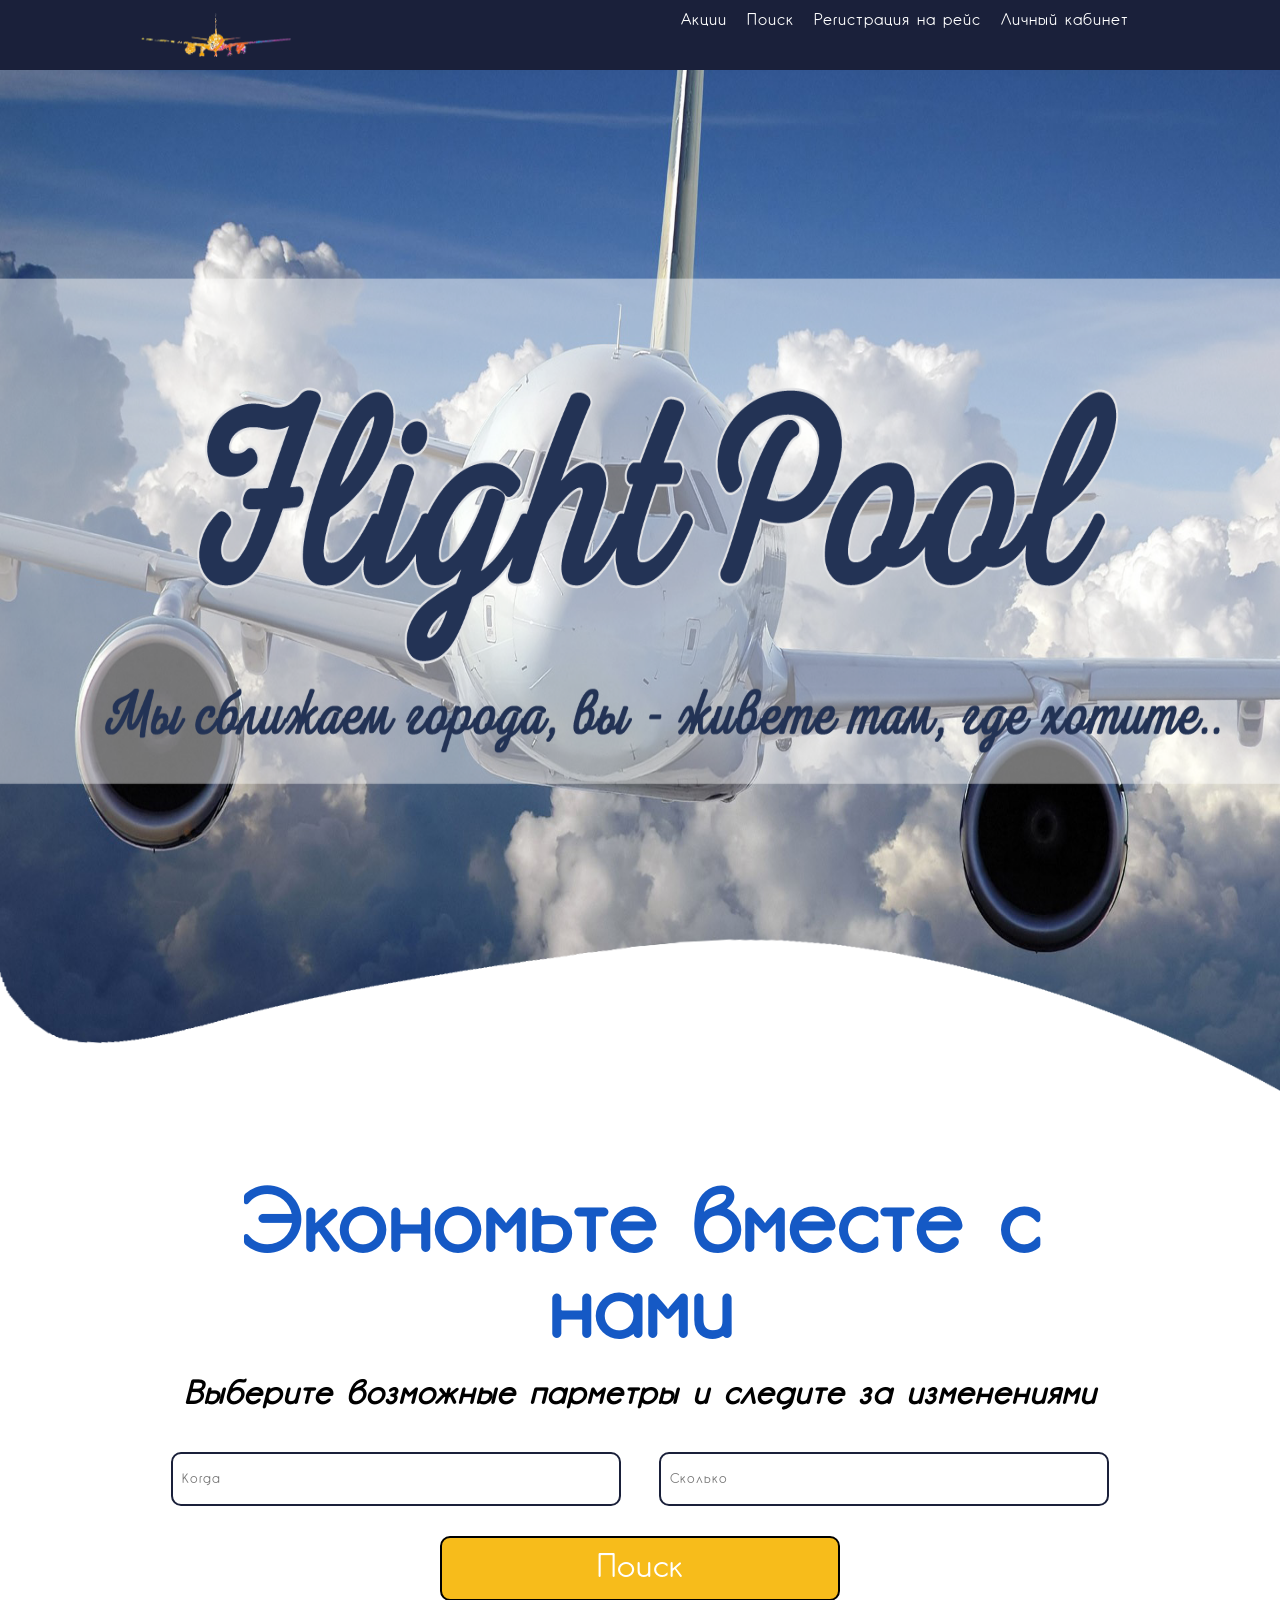
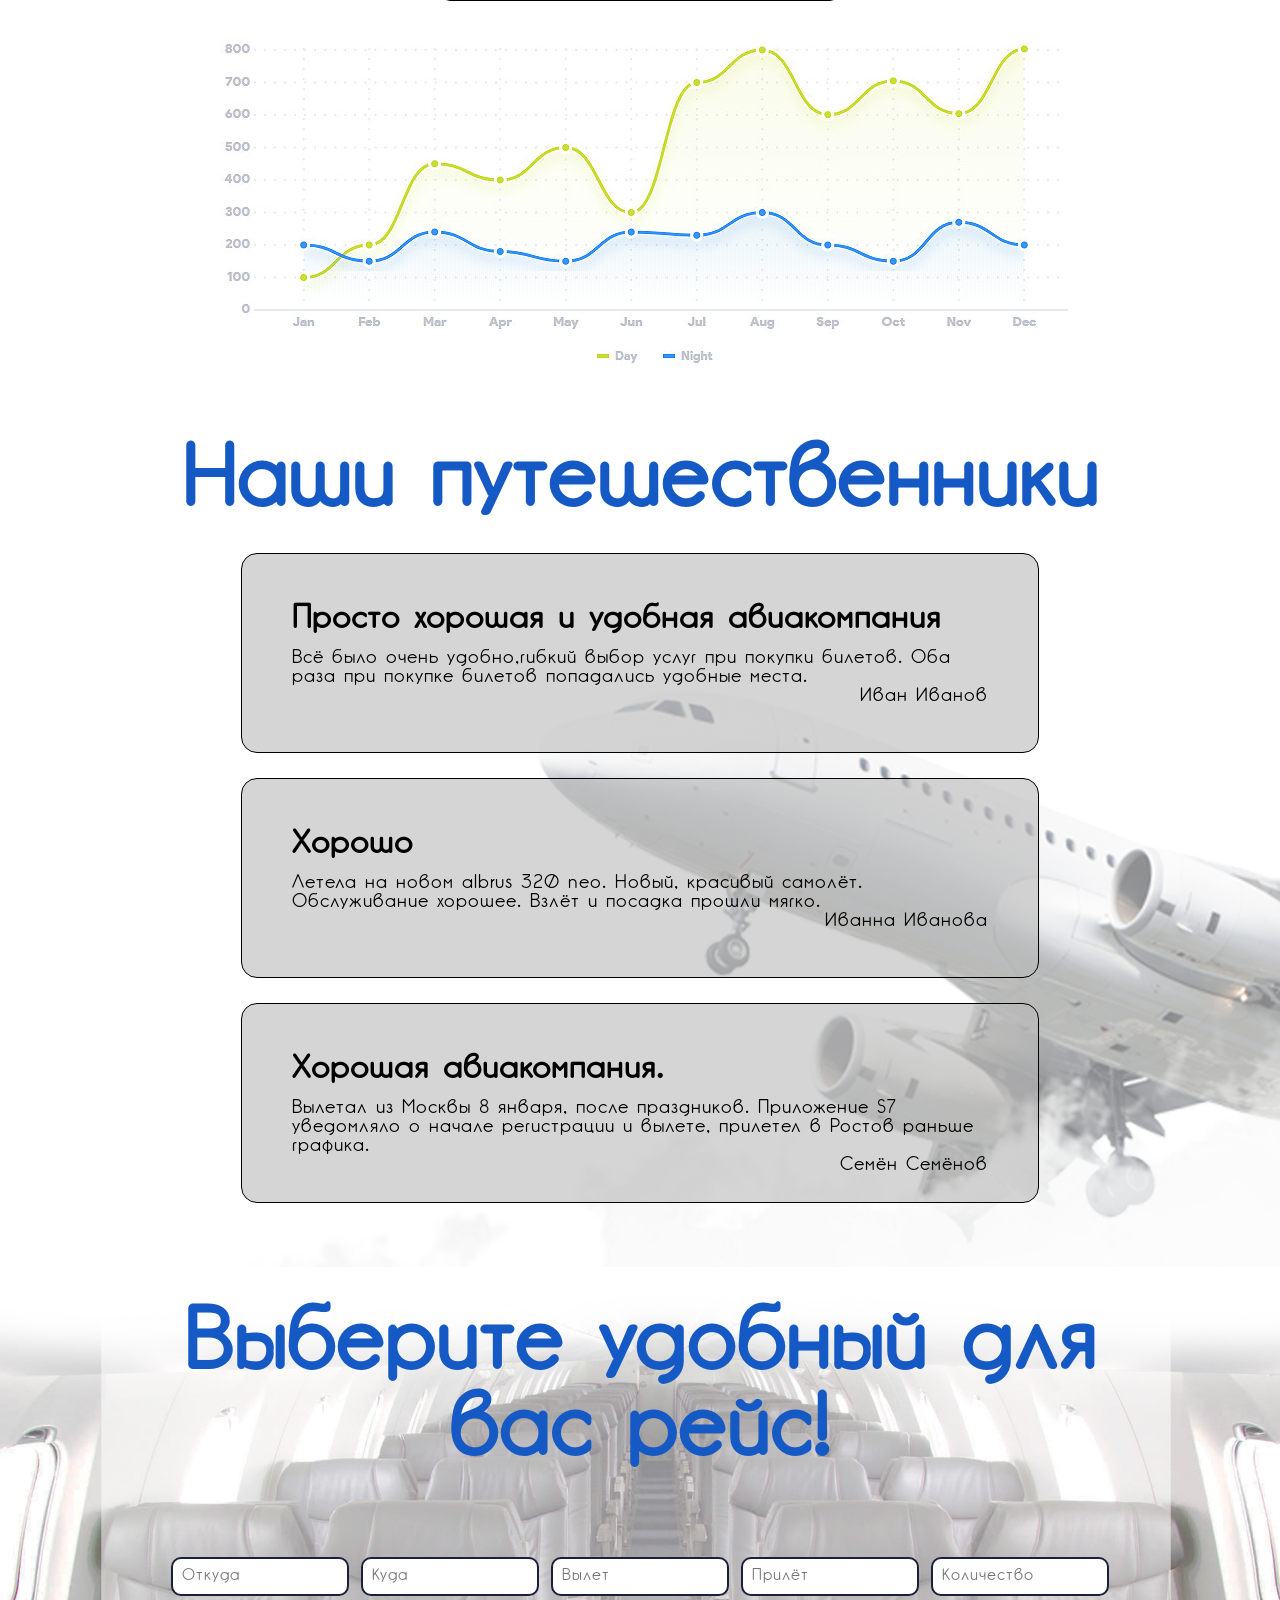
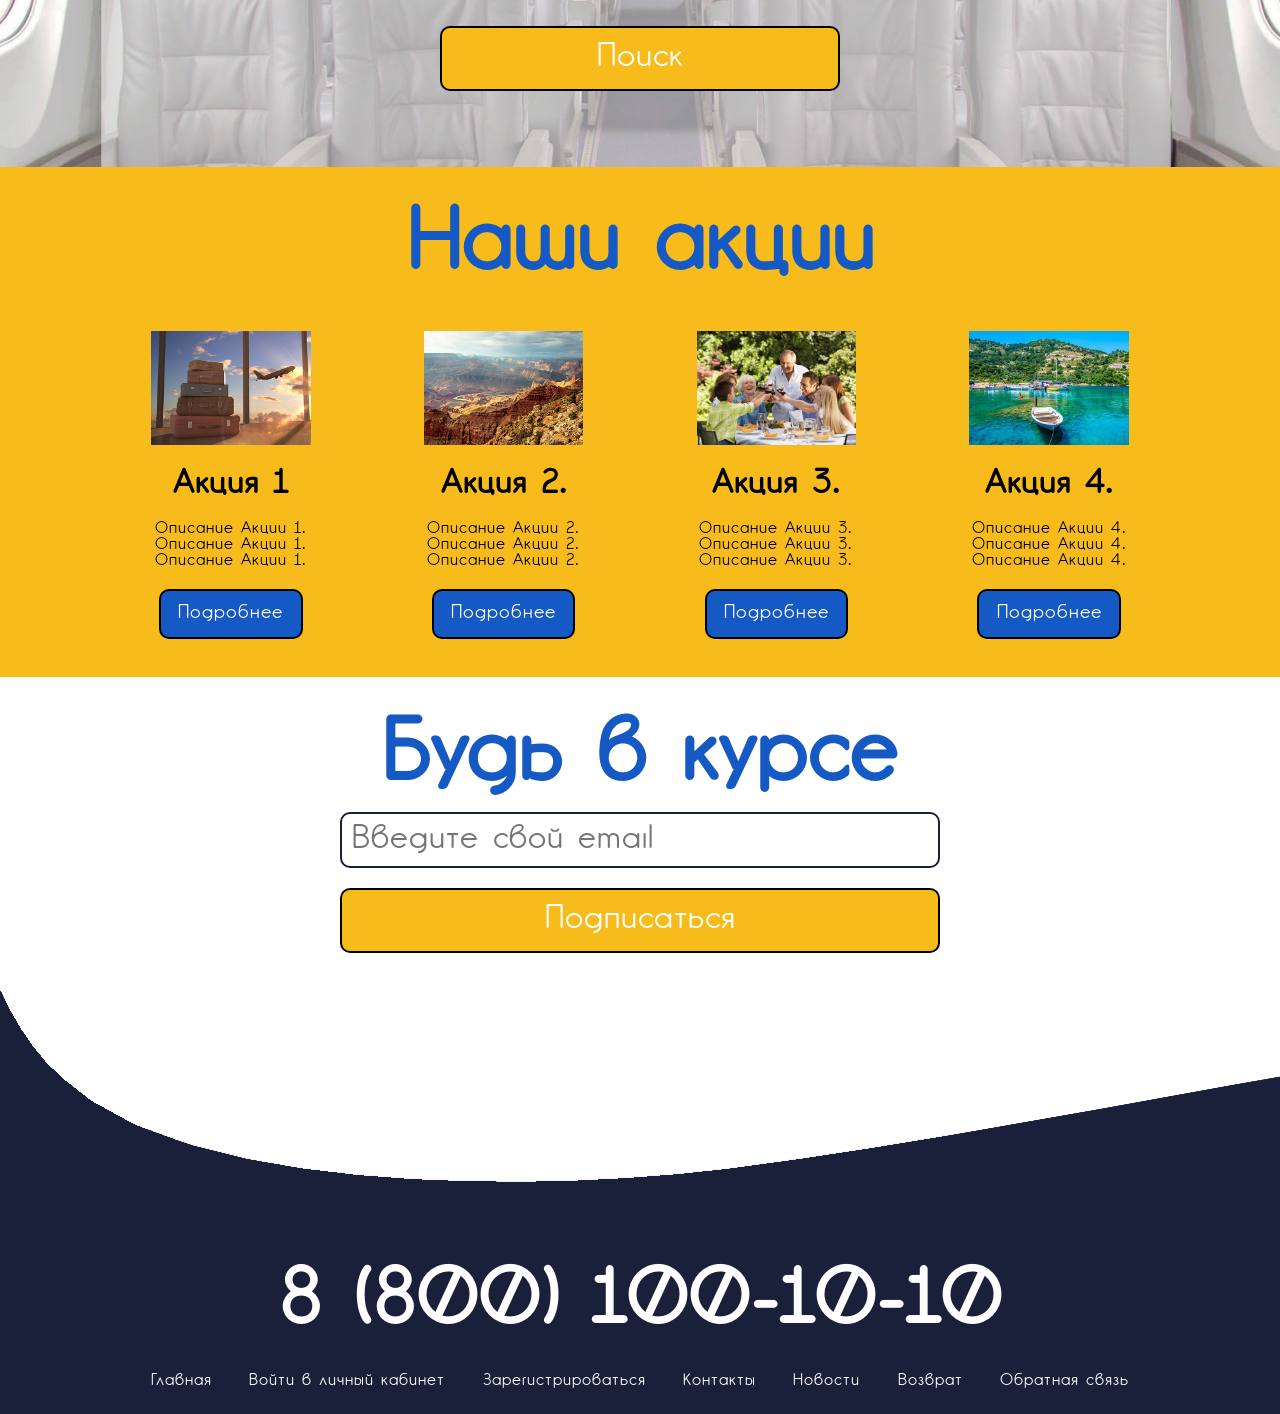
<file: FlightPool/index.html>
<!DOCTYPE html>
<html lang="en">
<head>
    <meta charset="UTF-8">
    <meta name="viewport" content="width=device-width, initial-scale=1.0">
    <title>Главная</title>
    <link rel="stylesheet" href="style/style.css">
</head>
<body>
<!--Шапка сайта-->
<header>
    <div class="wrapper">
        <div class="content">
            <div class="logo">
                <a href="index.html">
                    <img src="img/logo.png" alt="">
                </a>
            </div>
            <nav>
                <ul>
                    <li><a href="index.html#promos">Акции</a></li>
                    <li><a href="index.html#serch">Поиск</a></li>
                    <li><a href="register.html">Регистрация на рейс</a></li>
                    <li><a href="profile.html">Личный кабинет</a></li>
                </ul>
            </nav>
        </div>
    </div>
</header>  

<!--Баннер-->
<section class="banner">

</section>

<!--Блок инфорграфика-->
<section class="info">
    <div class="wrapper">
        <div class="content">
            <h2>Экономьте вместе с нами</h2>
            <h3>Выберите возможные парметры и следите за изменениями</h3>
            <form>
                <div class="inputs">
                <input type="text" placeholder="Когда">
                <input type="text" placeholder="Сколько">
            </div>
                <button>Поиск</button>
            </form>
        </div>
        <img src="img/linejnyj_grafik.png" alt="">
    </div>
</section>

<!--Блок доверия компании-->
<section id="reviews">
    <div class="wrapper">
        <div class="content">
            <h2>Наши путешественники</h2>
            <div class="review" >
                <h3>Просто хорошая и удобная авиакомпания</h3>
                <p class="comment">Всё было очень удобно,гибкий выбор услуг при покупки билетов. Оба раза при покупке билетов попадались удобные места.</p>
                <p class="autor">Иван Иванов</p>
            </div>
            <div class="review">
                <h3>Хорошо</h3>
                <p class="comment">Летела на новом albrus 320 neo. Новый, красивый самолёт. Обслуживание хорошее. Взлёт и посадка прошли мягко.</p>
                <p class="autor">Иванна Иванова</p>
            </div>
            <div class="review">
                <h3>Хорошая авиакомпания.</h3>
                <p class="comment">Вылетал из Москвы 8 января, после праздников. Приложение S7 уведомляло о начале регистрации и вылете, прилетел в Ростов раньше графика.</p>
                <p class="autor">Семён Семёнов</p>
            </div>
        </div>
    </div>
</section>

<!--Блок поиска-->
<section id="search">
    <div class="wrapper">
        <div class="content">
            <h2>Выберите удобный для вас рейс!</h2>
            <form action="search.html">
                <div class="inputs2"> 
                <input type="text" placeholder="Откуда">
                <input type="text" placeholder="Куда">
                <input type="text" placeholder="Вылет">
                <input type="text" placeholder="Прилёт">
                <input type="text" placeholder="Количество">
            </div>
               <button onclick="parent.location='search.html'">Поиск</button>
            </form>
        </div>
    </div>
</section>

<!--Блок акции-->
<section id="promos">
    <div class="wrapper">
        <div class="content">
            <h2>Наши акции</h2>
            <div class="blockpromo"> 
            <div class="promo">
                <img src="img/promotion1.jpg" alt="">
                <h3>Акция 1</h3>
                <p>Описание Акции 1. Описание Акции 1. Описание Акции 1.</p>
                <button>Подробнее</button>
            </div>
            <div class="promo">
                <img src="img/promotion2.jpg" alt="">
                <h3>Акция 2.</h3>
                <p>Описание Акции 2. Описание Акции 2. Описание Акции 2.</p>
                <button>Подробнее</button>
            </div>
            <div class="promo">
                <img src="img/promotion3.jpg" alt="">
                <h3>Акция 3.</h3>
                <p>Описание Акции 3. Описание Акции 3. Описание Акции 3.</p>
                <button>Подробнее</button>
            </div>
            <div class="promo">
                <img src="img/promotion4.jpg" alt="">
                <h3>Акция 4.</h3>
                <p>Описание Акции 4. Описание Акции 4. Описание Акции 4.</p>
                <button>Подробнее</button>
            </div>
        </div>
    </div>
    </div>
</section>

<!--Блок подписка-->
<section id="sub">
    <div class="wrapper">
        <div class="content">
            <h2>Будь в курсе</h2>
            <input type="text" placeholder="Введите свой email">
            <button>Подписаться</button>
        </div>
    </div>
</section>

<!--Подвал-->
<footer>
    <div class="wrapper">
        <div class="content">
            <h1>8 (800) 100-10-10</h1>
            <ul>
                    <li><a href="index.html">Главная</a></li>
                    <li><a href="login.html">Войти в личный кабинет  </a></li>
                    <li><a href="register.html">Зарегистрироваться</a></li>
                    <li><a href="#">Контакты</a></li>
                    <li><a href="index.html#sub">Новости</a></li>
                    <li><a href="#">Возврат</a></li>
                    <li><a href="index.html#reviews">Обратная связь</a></li>
            </ul>
        </div>
    </div>
</footer>


</body>
</html>
</file>
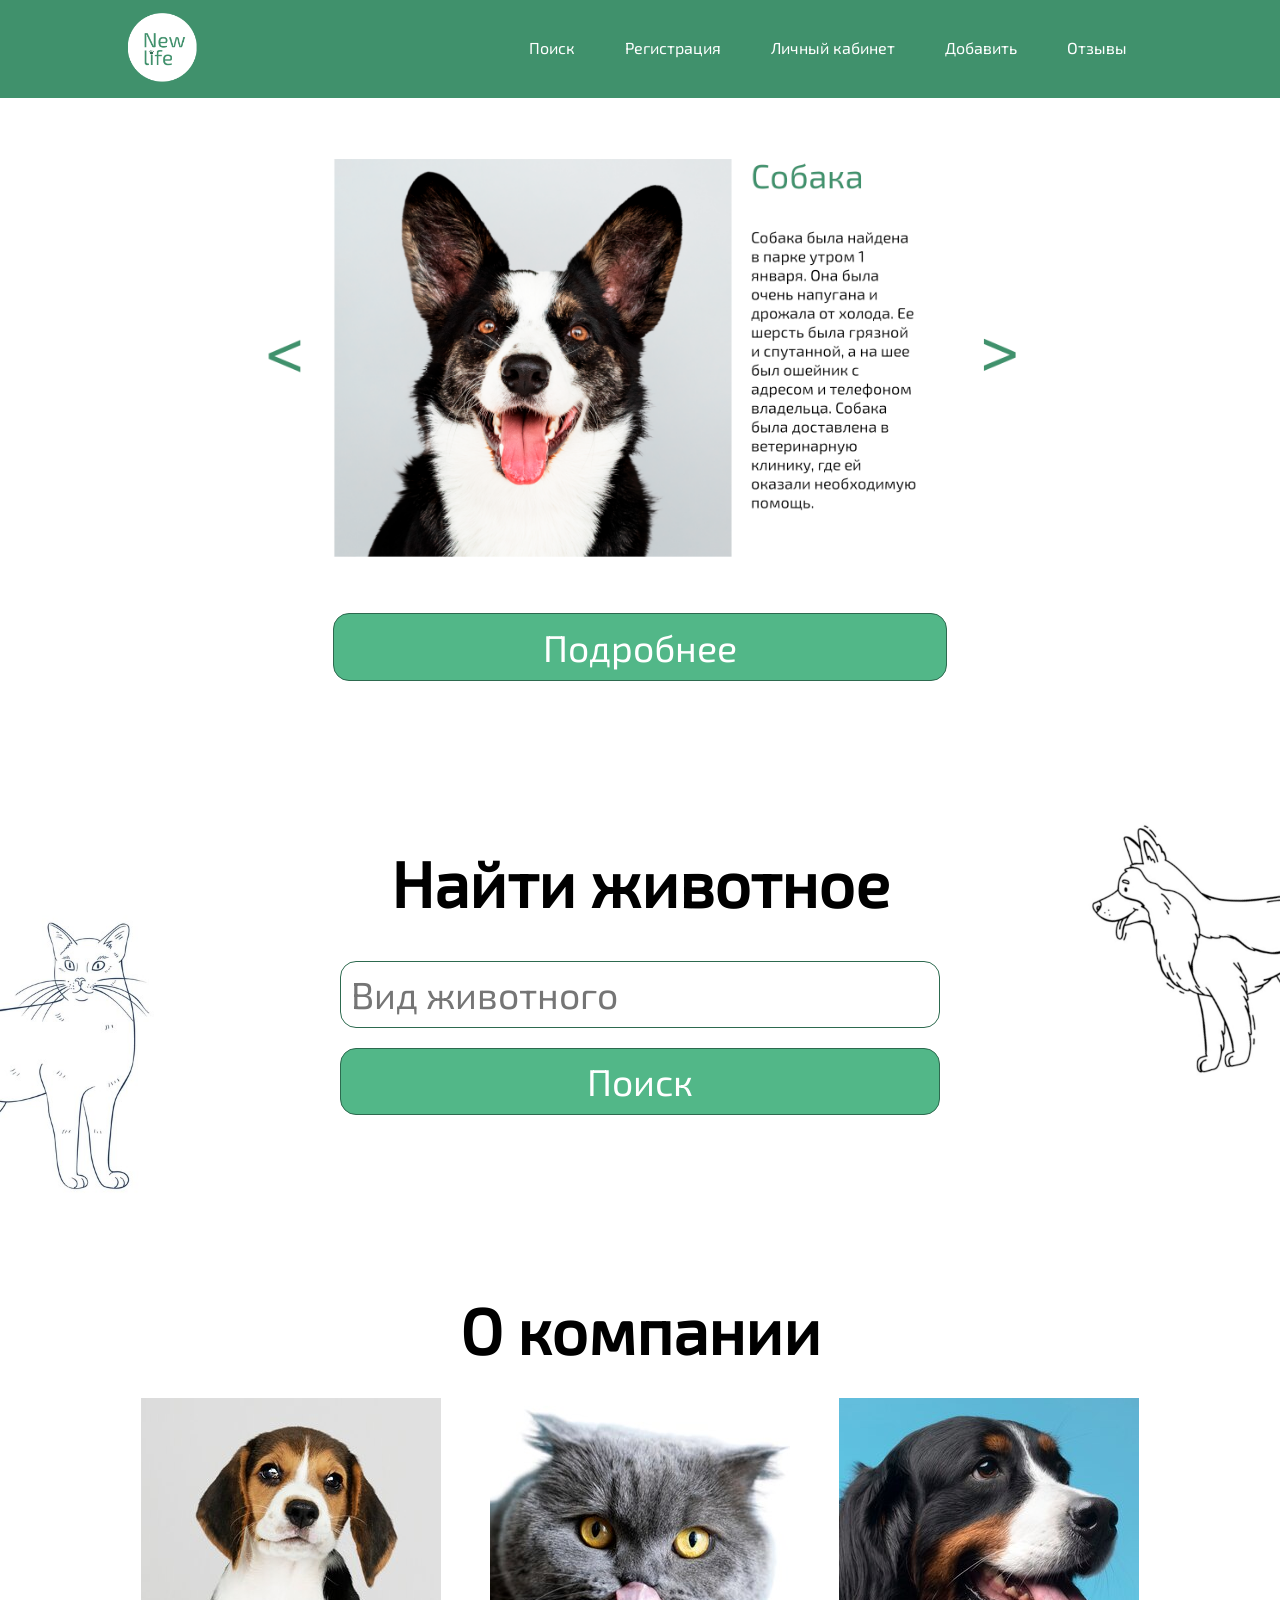
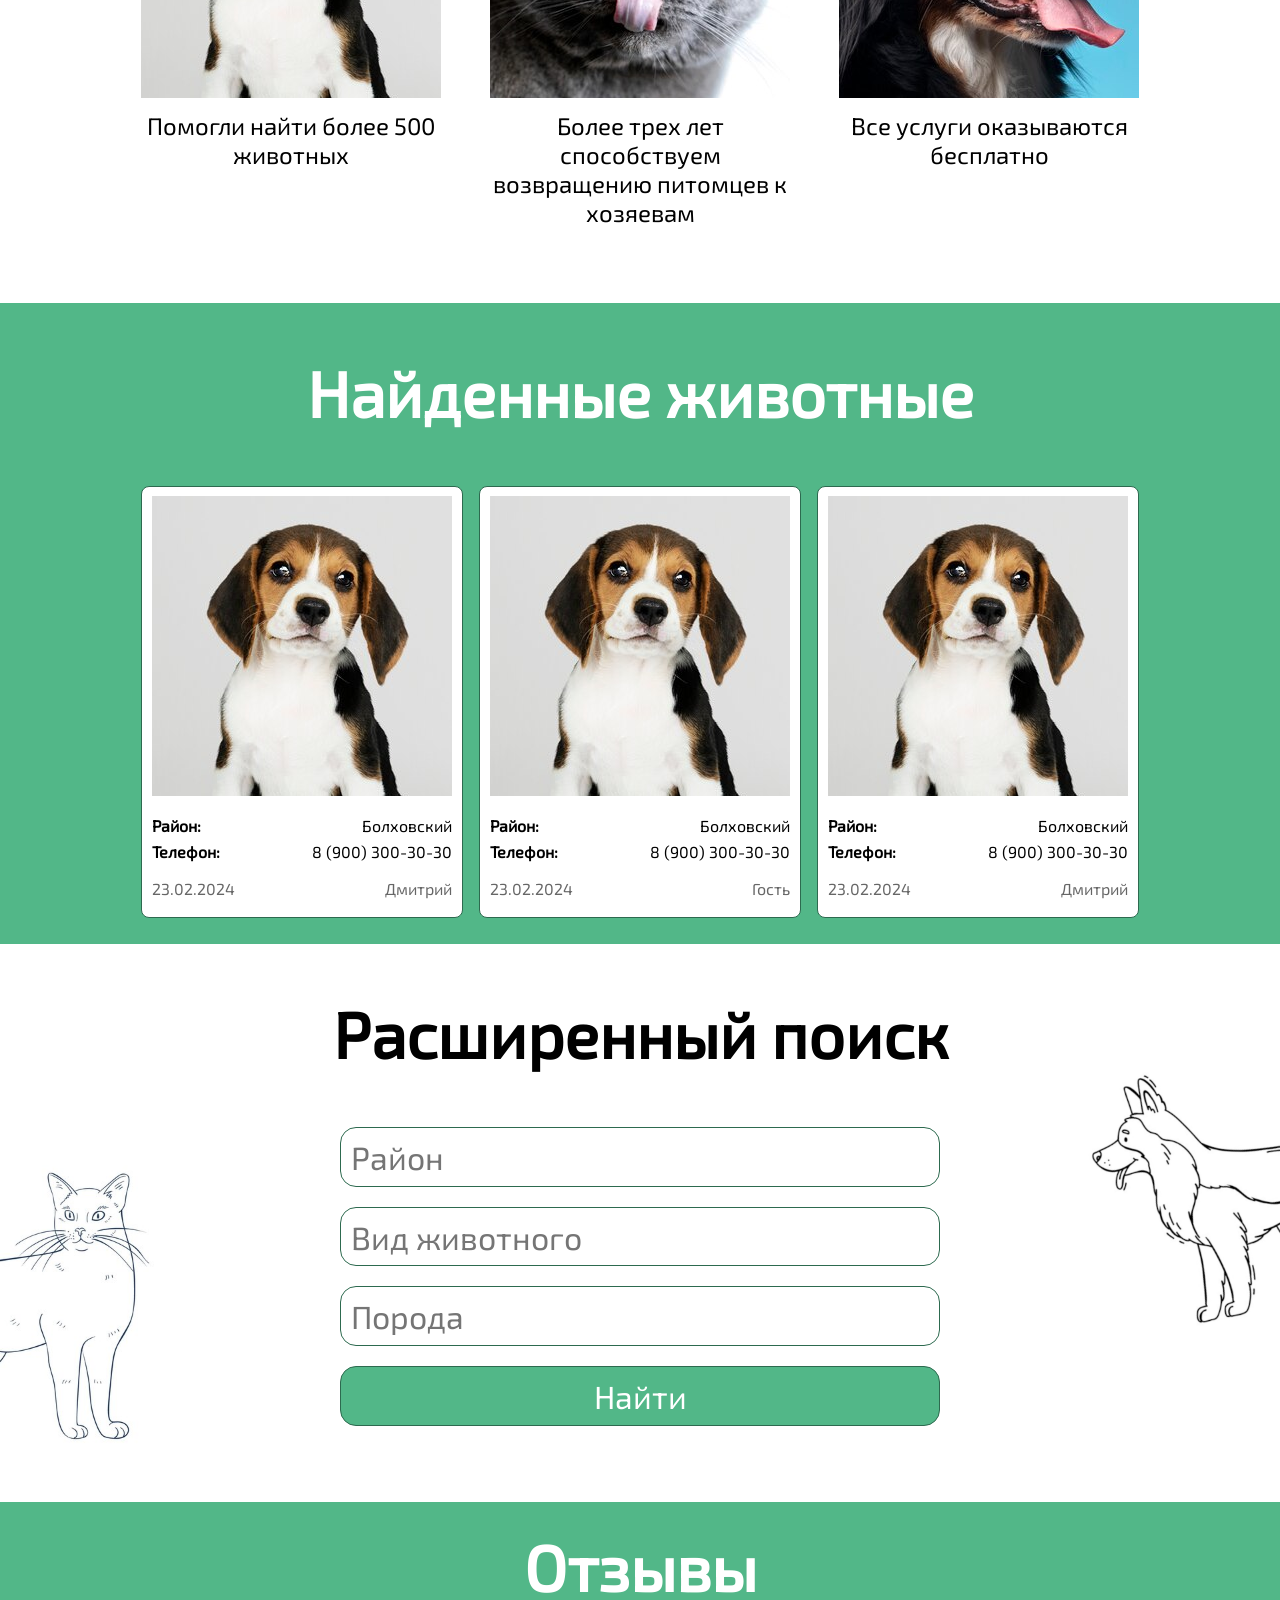
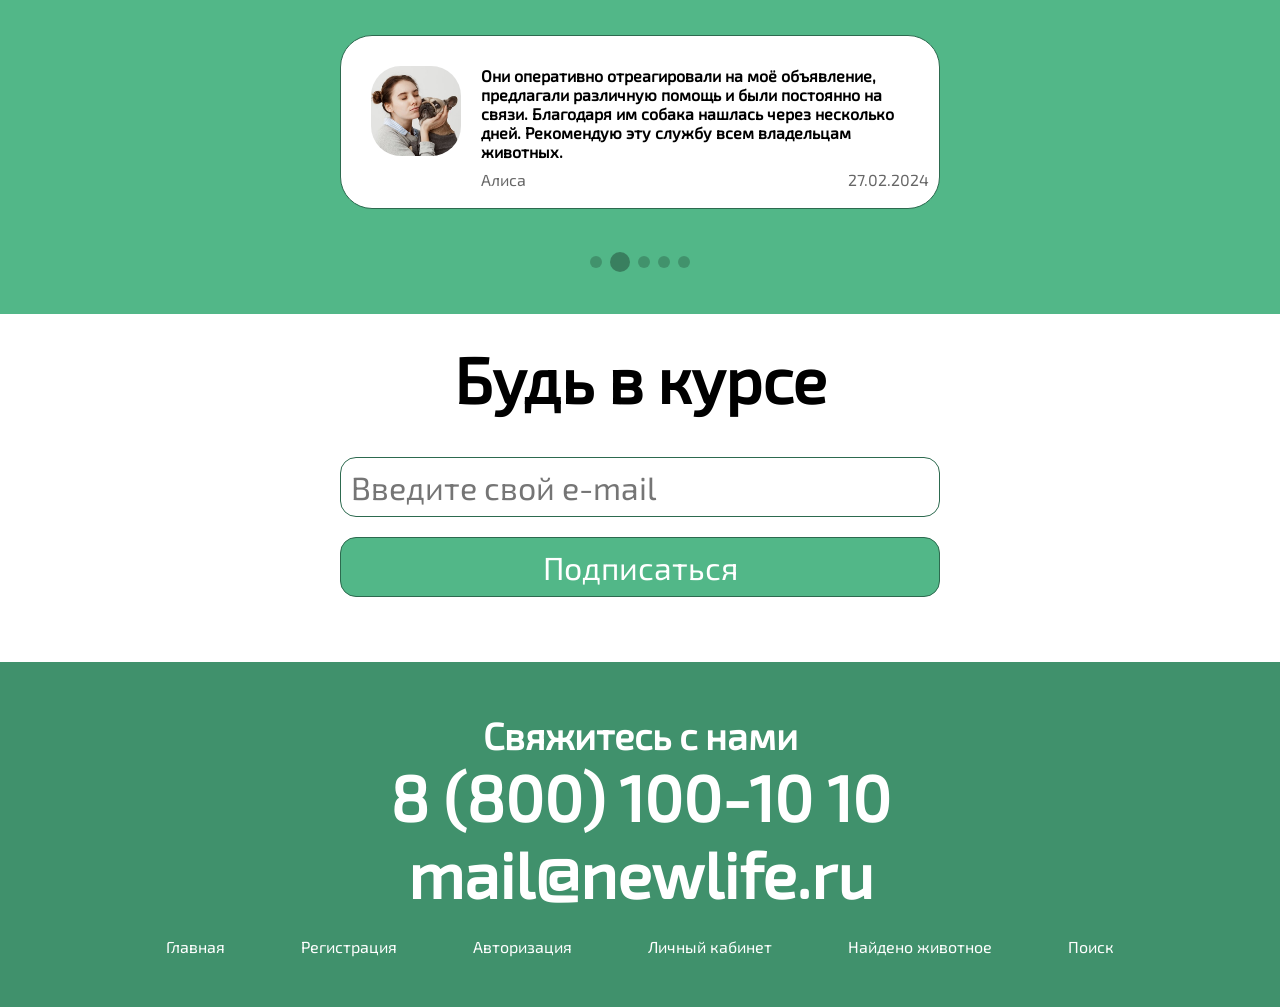
<file: newlife/index.html>
<!DOCTYPE html>
<html lang="en">
<head>
    <meta charset="UTF-8">
    <meta name="viewport" content="width=device-width, initial-scale=1.0">
    <title>Главная</title>
    <link rel="stylesheet" href="style/style.css">
</head>
<body>
    <!--Шапка сайта-->
    <header>
            <div class="wrapper">
                <div class="content">
                    <div class="logo">
                        <a href="index.html">
                            <img src="media/logo.png" alt="Логотип">
                        </a>
                    </div>
                    <nav>
                        <ul>
                            <li><a href="search.html">Поиск</a></li>
                            <li><a href="register.html">Регистрация</a></li>
                            <li><a href="profile.html">Личный кабинет</a></li>
                            <li><a href="add.html">Добавить</a></li>
                            <li><a href="index.html#comments">Отзывы</a></li>
                        </ul>
                    </nav>
                </div>
            </div>
    </header>
    <!--Слайдер баннер-->
        <section class="banner">
            <div class="wrapper">
                <div class="content"><img src="media/objavlenie.png" alt="Объявление">
                    <button onclick="parent.location='pet.html'">Подробнее</button>
                </div>
            </div>
        </section>
    <!--Блок быстрый поиск животного-->
    <section class="fastsearch">
        <div class="wrapper">
            <div class="content">
                <h2>Найти животное</h2>
                <form action="search.html">
                <input type="text" placeholder="Вид животного">
                <button>Поиск</button>
            </form>
            </div>
        </div>
    </section>

    <!--Блок О компании-->
    <section class="about">
        <div class="wrapper">
            <div class="content">
                <h2>О компании</h2>
                <div class="cards">
                    <div class="card">
                        <img src="media/cardpet1.png" alt="Изображение животного">
                        <p>Помогли найти более 500 животных</p>
                    </div>
                    <div class="card">
                        <img src="media/cardpet2.png"  alt="Изображение животного">
                        <p>Более трех лет способствуем возвращению питомцев к хозяевам</p>
                    </div>
                    <div class="card">
                        <img src="media/cardpet3.png"  alt="Изображение животного">
                        <p>Все услуги оказываются бесплатно</p>
                    </div>
                </div>
            </div>
        </div>
    </section>

 <!--Блок найденные животные-->
 <section class="find" id="find">
    <div class="wrapper">
        <div class="content">
            <h2>Найденные животные</h2>
            <div class="cards">
                <div class="found">
                    <img src="media/cardpet1.png"  alt="Изображение животного">
                    <div class="ident2"><h4>Район:</h4><p>Болховский</p></div>
                    <div class="ident"><h4>Телефон:</h4><p>8 (900) 300-30-30</p></div>
                    <div class="ident3"><p>23.02.2024</p><p>Дмитрий</p></div>
                </div>
                <div class="found">
                    <img src="media/cardpet1.png"  alt="Изображение животного">
                    <div class="ident2"><h4>Район:</h4><p>Болховский</p></div>
                    <div class="ident"><h4>Телефон:</h4><p>8 (900) 300-30-30</p></div>
                    <div class="ident3"><p>23.02.2024</p><p>Гость</p> </div>
                </div>
                <div class="found">
                    <img src="media/cardpet1.png"  alt="Изображение животного">
                    <div class="ident2"><h4>Район:</h4><p>Болховский</p></div>
                    <div class="ident"><h4>Телефон:</h4><p>8 (900) 300-30-30</p></div>
                    <div class="ident3"><p>23.02.2024</p><p>Дмитрий</p></div>
                    </div>
                </div>
            </div>
        </div>
 </section>
 <!--Блок расширенный поиска-->
<section class="fullsearch" id="fullsearch">
    <div class="wrapper">
        <div class="content">
            <h2>Расширенный поиск</h2>
            <form action="search.html">
                <input type="text" placeholder="Район">
                <input type="text" placeholder="Вид животного">
                <input type="text" placeholder="Порода">
                <button>Найти</button>
            </form>
        </div>
    </div>
</section>
<!--Блок отзывов-->
<section class="comments" id="comments">
    <div class="wrapper">
        <div class="content">
            <h2>Отзывы</h2>
            <div class="comment">
                <img src="media/comment.png" alt="фото хозяина">
                <div class="">
                <h4>Они оперативно отреагировали на моё объявление, предлагали различную помощь и были постоянно на связи. Благодаря им собака нашлась через несколько дней. Рекомендую эту службу всем владельцам животных.</h4>
                <div class="ident3"><p>Алиса</p> 
                    <p>27.02.2024</p>
                </div>
               
            </div>
            </div>
        </div>
        <div class="points">
            <div class="point"></div>
            <div class="point2"></div>
            <div class="point"></div>
            <div class="point"></div>
            <div class="point"></div>
        </div>
    </div>
</section>
<!--Блок подписки-->
<section class="sub">
    <div class="wrapper">
        <div class="content">
            <h2>Будь в курсе </h2>
            <input type="text" placeholder="Введите свой e-mail">
            <button>Подписаться</button>
        </div>
    </div>
</section>

<!--Подвал-->
<footer>
    <div class="wrapper">
        <div class="content">
            <h3>Свяжитесь с нами</h3>
            <h2>8 (800) 100-10 10</h2>
            <h2>mail@newlife.ru</h2>
            <nav>
                <ul>
                    <li><a href="index.html">Главная</a></li>
                    <li><a href="register.html">Регистрация</a></li>
                    <li><a href="login.html">Авторизация</a></li>
                    <li><a href="profile.html">Личный кабинет</a></li>
                    <li><a href="index.html#find">Найдено животное</a></li>
                    <li><a href="search.html#fullsearch">Поиск</a></li>
                </ul>
            </nav>
        </div>
    </div>
</footer>
</body>
</html>
</file>
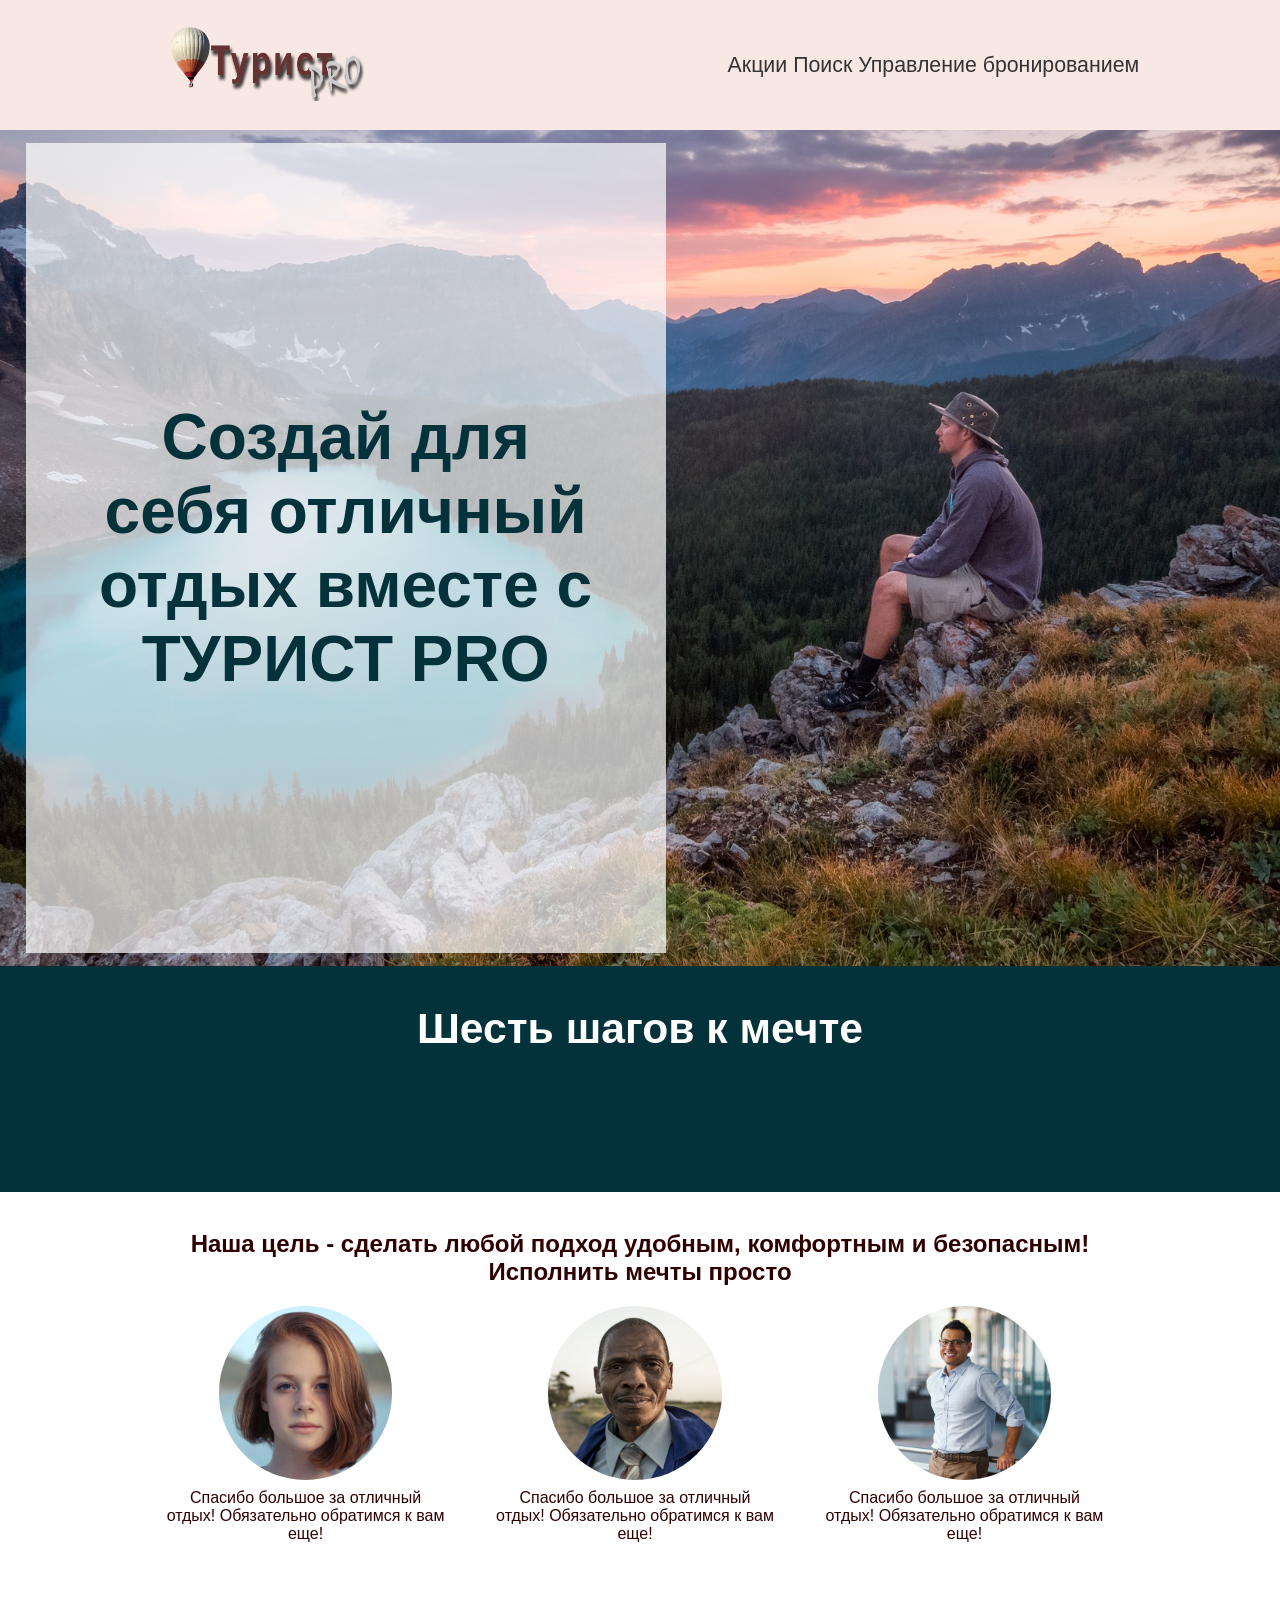
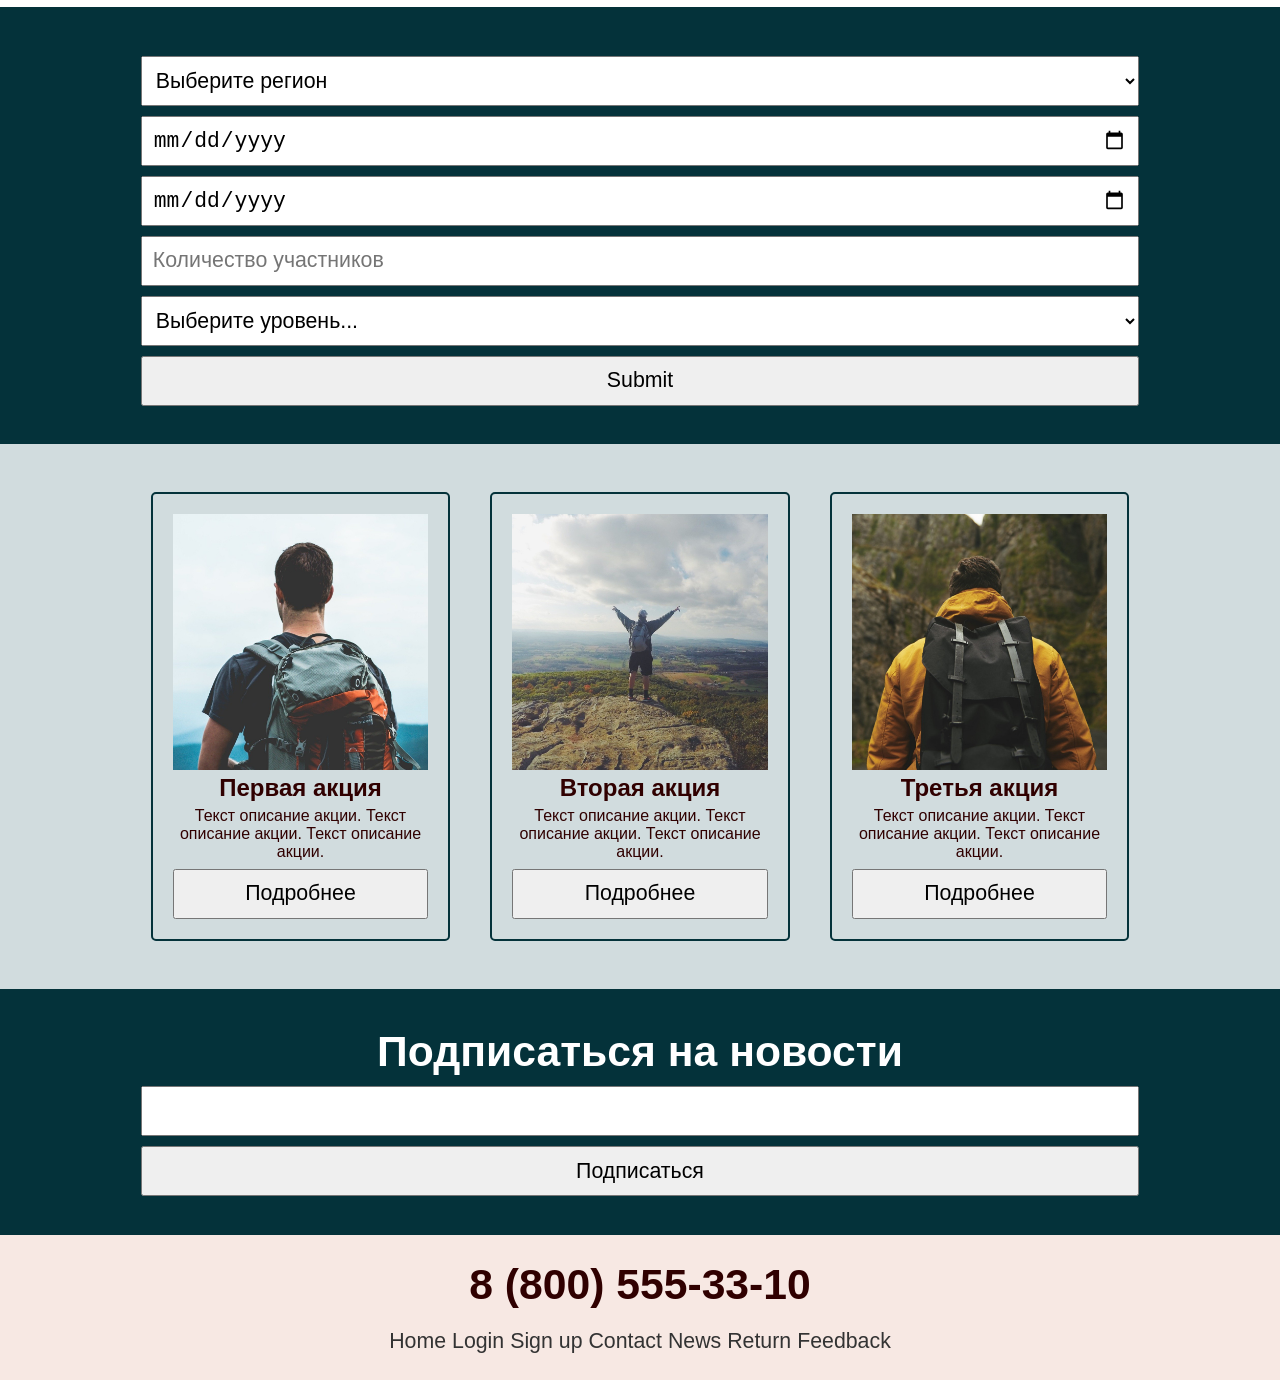
<file: turist/index.html>
<!DOCTYPE html>
<html lang="en">
<head>
    <meta charset="UTF-8">
    <meta name="viewport" content="width=device-width, initial-scale=1.0">
    <title>Главная страница Турист-PRO</title>
    <link rel="stylesheet" href="style/style.css">
</head>
<body>
    <!--Шапка сайта-->
    <header>
        <div class="wrapper">
            <div class="content">
                <div class="logo">
                    <a href="index.html">
                        <img src="media/image/logo.png" alt="Логотип компании">
                    </a>
                <nav>
                    <a href="index.html#promos">Акции</a>
                    <a href="index.html#search">Поиск</a>
                    <a href="booking.html">Управление бронированием</a>
                </nav>
            </div>
            </div>
        </div>
    </header>
    <!-- Блок баннер -->
    <section class="banner">
        <div class="wrapper">
            <div class="content">
                <h1>Создай для себя отличный отдых вместе с ТУРИСТ PRO</h1>
            </div>
        </div>
    </section>
    <!-- Секция алгоритма -->
    <section class="alg">
        <div class="wrapper">
            <div class="content">
                <h1>Шесть шагов к мечте</h1>
                <div class="steps">
                    <div class="step">Выбери даты</div>
                    <div class="step">Собери компании</div>
                    <div class="step">Выбери регион</div>
                    <div class="step">Определи зоны</div>
                    <div class="step">Дополнительные услуги</div>
                    <div class="step">Оформи заказ</div>
                </div>
            </div>
        </div>
    </section>
    <!-- секция о компании -->
    <section class="about">
        <div class="wrapper">
            <div class="content">
                <h2>Наша цель - сделать любой подход удобным, комфортным и безопасным!</h2>
                <h2>Исполнить мечты просто</h2>
                <div class="comment">
                    <img src="media/image/comment_1.jpg" alt="" class="comment_foto">
                    <div class="comment_text">Спасибо большое за отличный отдых! Обязательно обратимся к вам еще!</div>
                </div>
                <div class="comment">
                    <img src="media/image/comment_2.jpg" alt="" class="comment_foto">
                    <div class="comment_text">Спасибо большое за отличный отдых! Обязательно обратимся к вам еще!</div>
                </div>
                <div class="comment">
                    <img src="media/image/comment_3.jpg" alt="" class="comment_foto">
                    <div class="comment_text">Спасибо большое за отличный отдых! Обязательно обратимся к вам еще!</div>
                </div>
            </div>
        </div>
    </section>
    <!-- секция поиск -->
    <section class="search" id="search">
        <div class="wrapper">
            <div class="content">
                <form action="search.html">
                    <select name="region" id="region">
                        <option value="region_0">Выберите регион</option>
                        <option value="region_1">Якутия</option>
                        <option value="region_2">Республика Коми</option>
                        <option value="region_3">Краснодарский край</option>
                    </select>
                    <input type="date" placeholder="Начало похода">
                    <input type="date" placeholder="Окончание похода">
                    <input type="number" placeholder="Количество участников">
                    <select name="lavel" id="lavel">
                        <option value="lavel_0">Выберите уровень...</option>
                        <option value="lavel_1">Начальный</option>
                        <option value="lavel_2">Средний</option>
                        <option value="lavel_3">Продвинутый</option>
                    </select>
                    <input type="submit">
                </form>
            </div>
        </div>
    </section>
    <!-- секция акции -->
    <section class="promos" id="promos">
        <div class="wrapper">
            <div class="content">
                <div class="promo">
                    <img src="media/image/promo_1.jpg" alt="фото_акции">
                    <h2>Первая акция</h2>
                    <div class="promo_text">Текст описание акции. Текст описание акции. Текст описание акции.</div>
                    <button>Подробнее</button>
                </div>
                <div class="promo">
                    <img src="media/image/promo_2.jpg" alt="">
                    <h2>Вторая акция</h2>
                    <div class="promo_text">Текст описание акции. Текст описание акции. Текст описание акции.</div>
                    <button>Подробнее</button>
                </div>
                <div class="promo">
                    <img src="media/image/promo_3.jpg" alt="">
                    <h2>Третья акция</h2>
                    <div class="promo_text">Текст описание акции. Текст описание акции. Текст описание акции.</div>
                    <button>Подробнее</button>
                </div>
            </div>
        </div>
    </section>
    <!-- секция подписка -->
    <section class="sub">
        <div class="wrapper">
            <div class="content">
                <h1>Подписаться на новости</h1>
                <input type="email">
                <button>Подписаться</button>
            </div>
        </div>
    </section>
    <!-- подвал -->
    <footer>
        <div class="wrapper">
            <div class="content">
                <h2>8 (800) 555-33-10</h2>
                <nav>
                    <a href="http://xxxxxx-m1.wsr.ru">Home</a>
                    <a href="http://xxxxxx-m1.wsr.ru/login">Login</a>
                    <a href="http://xxxxxx-m1.wsr.ru/signup">Sign up</a>
                    <a href="http://xxxxxx-m1.wsr.ru/contact">Contact</a>
                    <a href="http://xxxxxx-m1.wsr.ru/news">News</a>
                    <a href="http://xxxxxx-m1.wsr.ru/return">Return</a>
                    <a href="http://xxxxxx-m1.wsr.ru/feedback">Feedback</a>
                </nav>
            </div>
        </div>
    </footer>
</body>
</html>
</file>
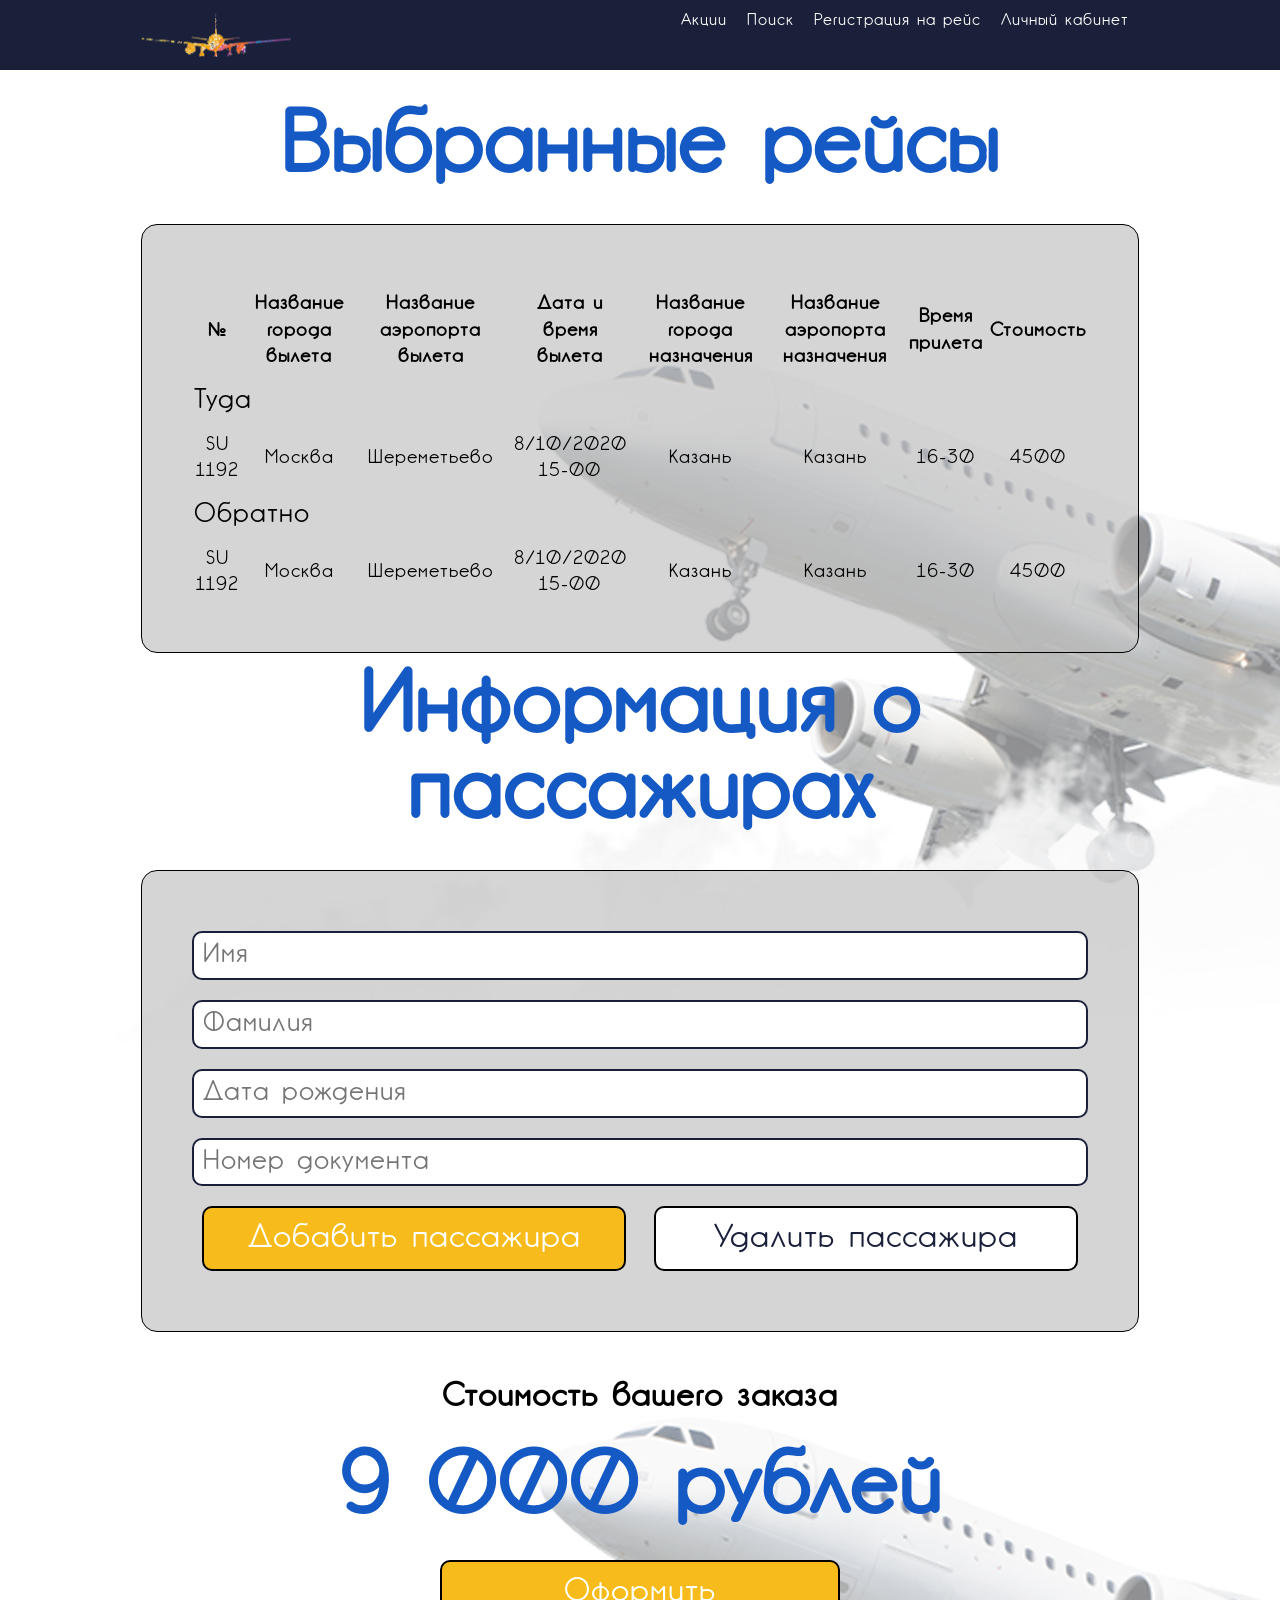
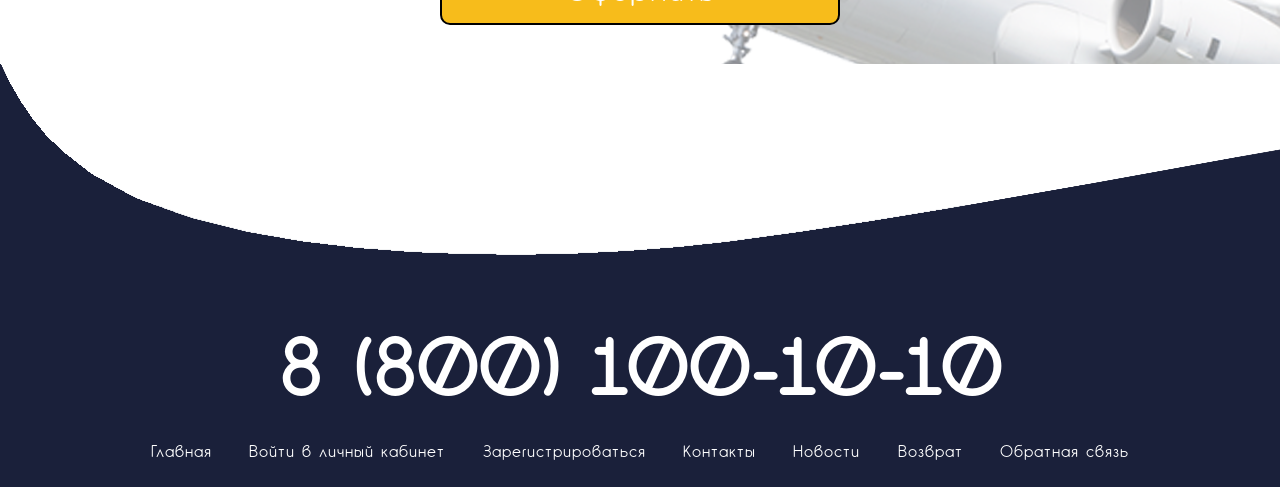
<file: FlightPool/booking.html>
<!DOCTYPE html>
<html lang="en">
<head>
    <meta charset="UTF-8">
    <meta name="viewport" content="width=device-width, initial-scale=1.0">
    <title>Страница бронирования</title>
    <link rel="stylesheet" href="style/style.css">
</head>
<body>
<!--Шапка сайта-->
<header>
    <div class="wrapper">
        <div class="content">
            <div class="logo">
                <a href="index.html">
                    <img src="img/logo.png" alt="">
                </a>
            </div>
            <nav>
                <ul>
                    <li><a href="index.html#promos">Акции</a></li>
                    <li><a href="index.html#serch">Поиск</a></li>
                    <li><a href="register.html">Регистрация на рейс</a></li>
                    <li><a href="profile.html">Личный кабинет</a></li>
                </ul>
            </nav>
        </div>
    </div>
</header>  

<!--Блок бронирования-->
<section class="bron">
    <div class="wrapper">
        <div class="content">
            <h2>Выбранные рейсы</h2>
            <div class="race">
                <table>
                    <thead>
                        <tr>
                            <th>№</th>
                            <th>Название города вылета</th>
                            <th>Название аэропорта вылета</th>
                            <th>Дата и время вылета</th>
                            <th>Название города назначения</th>
                            <th>Название аэропорта назначения</th>
                            <th>Время прилета</th>
                            <th>Стоимость</th>
                        </tr>
                    </thead>
                    <tbody>
                        <tr>
                            <td class="ukaz" colspan="8">Туда</td>
                        </tr>
                        <tr>
                            <td>SU 1192</td>
                            <td>Москва</td>
                            <td>Шереметьево</td>
                            <td>8/10/2020
                                15-00</td>
                            <td>Казань</td>
                            <td>Казань</td>
                            <td>16-30</td>
                            <td>4500</td>
                        </tr>
                        <tr>
                            <td class="ukaz" colspan="8">Обратно</td>
                        </tr>
                        <tr>
                            <td>SU 1192</td>
                            <td>Москва</td>
                            <td>Шереметьево</td>
                            <td>8/10/2020
                                15-00</td>
                            <td>Казань</td>
                            <td>Казань</td>
                            <td>16-30</td>
                            <td>4500</td>
                        </tr>
                    </tbody>
                </table>
            </div>
            <h2>Информация о пассажирах</h2>
            <div class="race">
                <form>
                    <input type="text" placeholder="Имя">
                    <input type="text" placeholder="Фамилия">
                    <input type="text" placeholder="Дата рождения">
                    <input type="text" placeholder="Номер документа">
                    <button>Добавить пассажира</button>
                    <button class="but_reg">Удалить пассажира</button>
                </form>
            </div>
            <h3>Стоимость вашего заказа</h3>
            <h2>9 000 рублей</h2>
            <button>Оформить</button>
        </div>
    </div>
</section>




<!--Подвал-->
<footer>
    <div class="wrapper">
        <div class="content">
            <h1>8 (800) 100-10-10</h1>
            <ul>
                    <li><a href="index.html">Главная</a></li>
                    <li><a href="login.html">Войти в личный кабинет  </a></li>
                    <li><a href="register.html">Зарегистрироваться</a></li>
                    <li><a href="#">Контакты</a></li>
                    <li><a href="index.html#sub">Новости</a></li>
                    <li><a href="#">Возврат</a></li>
                    <li><a href="index.html#reviews">Обратная связь</a></li>
            </ul>
        </div>
    </div>
</footer>


</body>
</html>
</file>
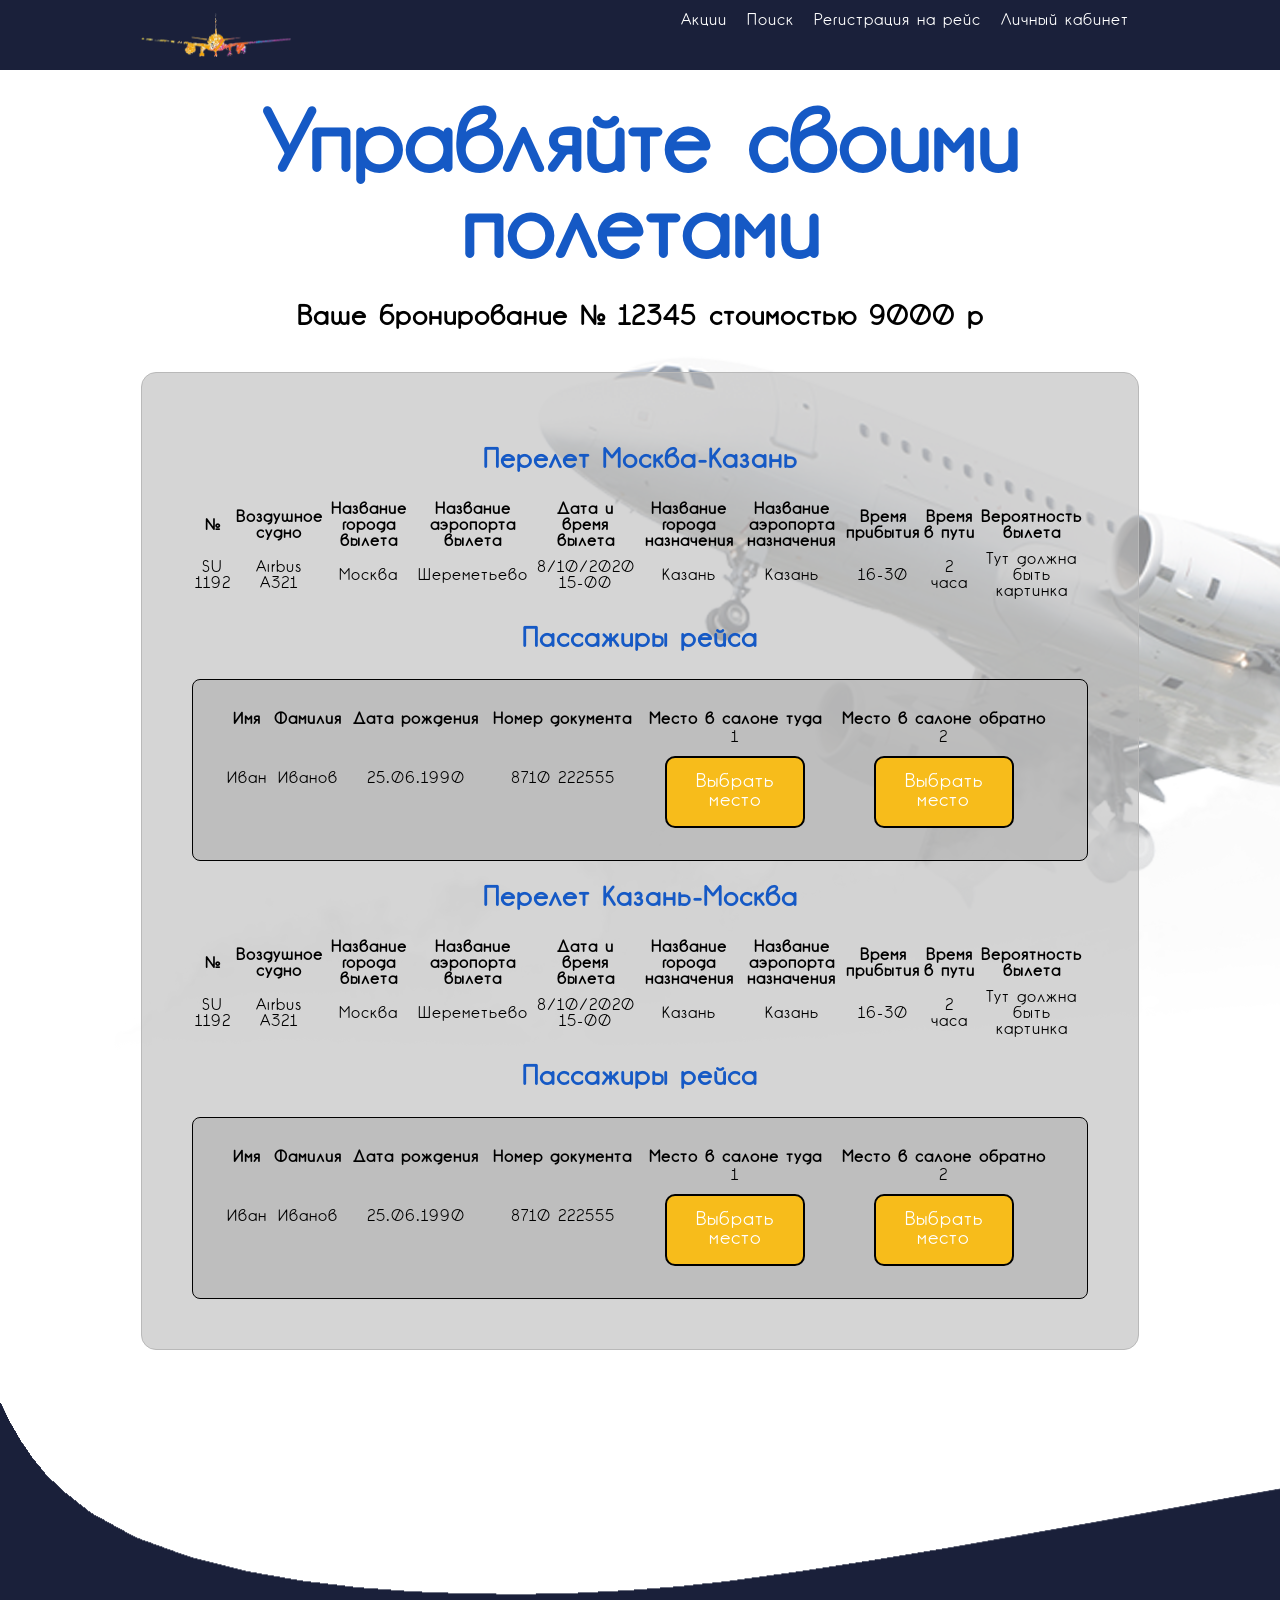
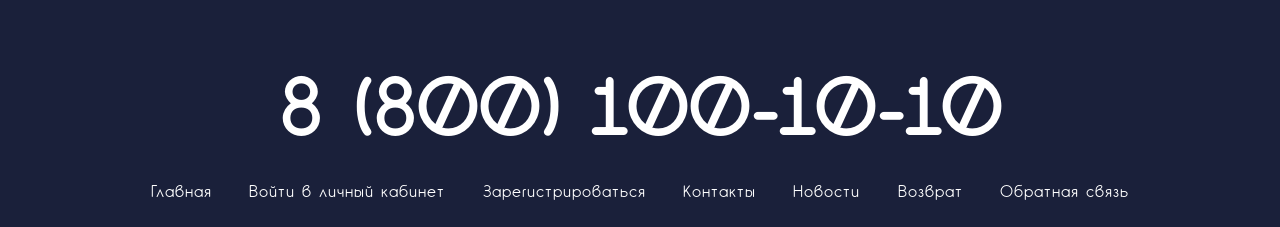
<file: FlightPool/booking_management.html>
<!DOCTYPE html>
<html lang="en">
<head>
    <meta charset="UTF-8">
    <meta name="viewport" content="width=device-width, initial-scale=1.0">
    <title>Страница управления бронирования</title>
    <link rel="stylesheet" href="style/style.css">
</head>
<body>
<!--Шапка сайта-->
<header>
    <div class="wrapper">
        <div class="content">
            <div class="logo">
                <a href="index.html">
                    <img src="img/logo.png" alt="">
                </a>
            </div>
            <nav>
                <ul>
                    <li><a href="index.html#promos">Акции</a></li>
                    <li><a href="index.html#serch">Поиск</a></li>
                    <li><a href="register.html">Регистрация на рейс</a></li>
                    <li><a href="profile.html">Личный кабинет</a></li>
                </ul>
            </nav>
        </div>
    </div>
</header>  

<!--Блок управления бронированием-->
<section class="booking">
    <div class="wrapper">
        <div class="content">
            <h2>Управляйте своими полетами</h2>
            <h3>Ваше бронирование № 12345 стоимостью 9000 р</h3>
            <div class="perelet">
                <h3>Перелет Москва-Казань</h3>
                <table>
                    <thead>
                    <tr>
                        <th>№</th>
                        <th>Воздушное судно</th>
                        <th>Название города вылета</th>
                        <th>Название аэропорта вылета</th>
                        <th>Дата и время вылета</th>
                        <th>Название города назначения</th>
                        <th>Название аэропорта назначения</th>
                        <th>Время прибытия</th>
                        <th>Время в пути</th>
                        <th>Вероятность вылета</th>
                    </tr>
                </thead>
                <tbody>
                    <tr>
                        <td>SU 1192</td>
                        <td>Airbus A321</td>
                        <td>Москва</td>
                        <td>Шереметьево</td>
                        <td>8/10/2020
                            15-00</td>
                        <td>Казань</td>
                        <td>Казань</td>
                        <td>16-30</td>
                        <td>2 часа</td>
                        <td>Тут должна быть картинка</td>
                    </tr>
                </tbody>
                </table>
                <h3>Пассажиры рейса</h3>
                <div class="data">
                    <table>
                        <thead>
                            <tr>
                                <th>Имя</th>
                                <th>Фамилия</th>
                                <th>Дата рождения</th>
                                <th>Номер документа</th>
                                <th>Место в салоне туда</th>
                                <th>Место в салоне обратно</th>
                            </tr>
                        </thead>
                        <tbody>
                            <tr>
                                <td>Иван</td>
                                <td>Иванов</td>
                                <td>25.06.1990</td>
                                <td>8710 222555</td>
                                <td>
                                    <p>1</p> 
                                    <button onclick="parent.location='seat.html'">Выбрать место</button>
                                </td>
                                <td>
                                    <p>2</p> 
                                    <button onclick="parent.location='seat.html'">Выбрать место</button>
                                </td>
                            </tr>
                        </tbody>
                    </table>
                </div>
                <h3>Перелет Казань-Москва</h3>
                <table>
                    <thead>
                    <tr>
                        <th>№</th>
                        <th>Воздушное судно</th>
                        <th>Название города вылета</th>
                        <th>Название аэропорта вылета</th>
                        <th>Дата и время вылета</th>
                        <th>Название города назначения</th>
                        <th>Название аэропорта назначения</th>
                        <th>Время прибытия</th>
                        <th>Время в пути</th>
                        <th>Вероятность вылета</th>
                    </tr>
                </thead>
                <tbody>
                    <tr>
                        <td>SU 1192</td>
                        <td>Airbus A321</td>
                        <td>Москва</td>
                        <td>Шереметьево</td>
                        <td>8/10/2020
                            15-00</td>
                        <td>Казань</td>
                        <td>Казань</td>
                        <td>16-30</td>
                        <td>2 часа</td>
                        <td>Тут должна быть картинка</td>
                    </tr>
                </tbody>
                </table>
                <h3>Пассажиры рейса</h3>
                <div class="data">
                    <table>
                        <thead>
                            <tr>
                                <th>Имя</th>
                                <th>Фамилия</th>
                                <th>Дата рождения</th>
                                <th>Номер документа</th>
                                <th>Место в салоне туда</th>
                                <th>Место в салоне обратно</th>
                            </tr>
                        </thead>
                        <tbody>
                            <tr>
                                <td>Иван</td>
                                <td>Иванов</td>
                                <td>25.06.1990</td>
                                <td>8710 222555</td>
                                <td>
                                    <p>1</p> 
                                    <button onclick="parent.location='seat.html'">Выбрать место</button>
                                </td>
                                <td>
                                    <p>2</p> 
                                    <button onclick="parent.location='seat.html'">Выбрать место</button>
                                </td>
                            </tr>
                        </tbody>
                    </table>
                </div>
            </div>
        </div>
    </div>
</section>


<!--Подвал-->
<footer>
    <div class="wrapper">
        <div class="content">
            <h1>8 (800) 100-10-10</h1>
            <ul>
                    <li><a href="index.html">Главная</a></li>
                    <li><a href="login.html">Войти в личный кабинет  </a></li>
                    <li><a href="register.html">Зарегистрироваться</a></li>
                    <li><a href="#">Контакты</a></li>
                    <li><a href="index.html#sub">Новости</a></li>
                    <li><a href="#">Возврат</a></li>
                    <li><a href="index.html#reviews">Обратная связь</a></li>
            </ul>
        </div>
    </div>
</footer>


</body>
</html>
</file>
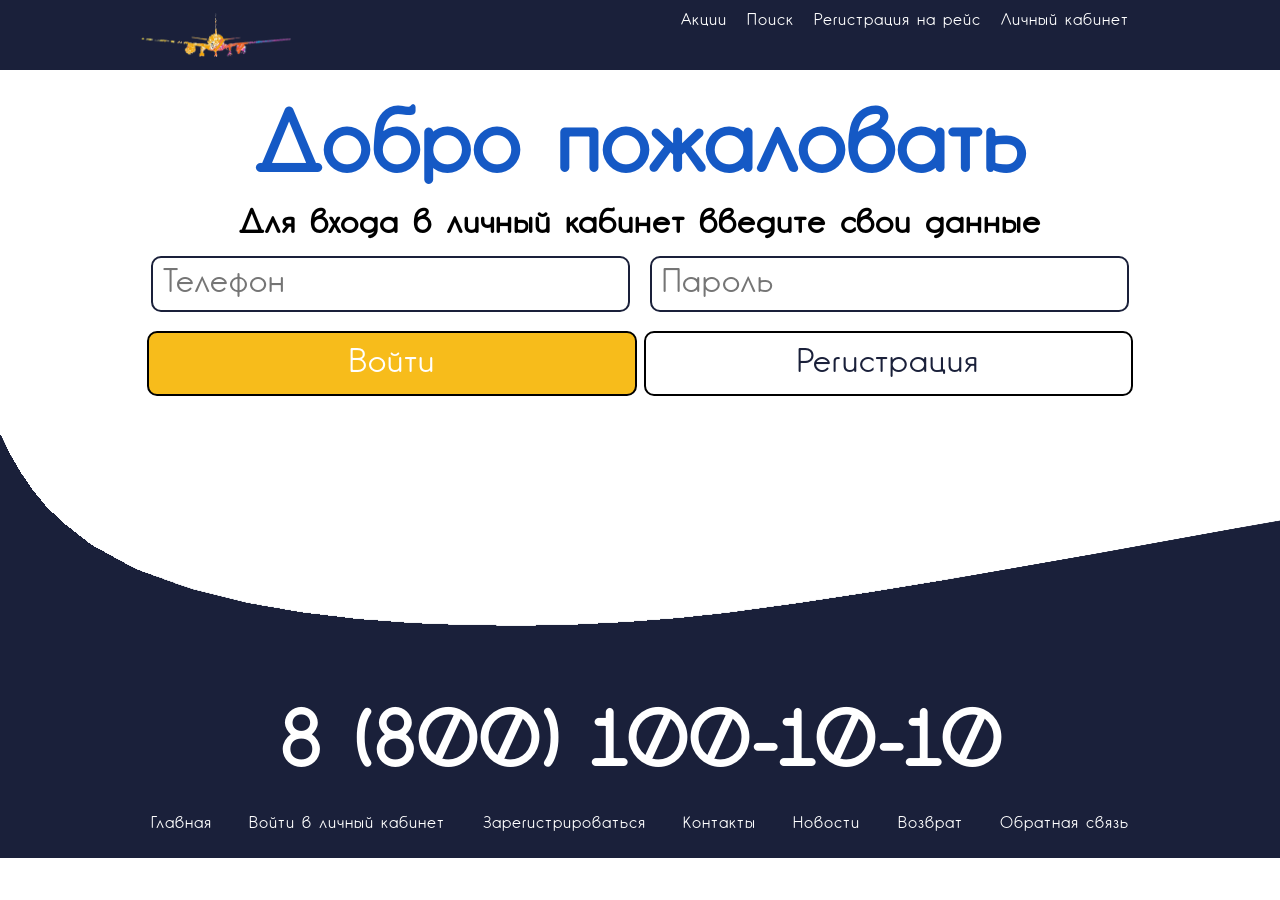
<file: FlightPool/login.html>
<!DOCTYPE html>
<html lang="en">
<head>
    <meta charset="UTF-8">
    <meta name="viewport" content="width=device-width, initial-scale=1.0">
    <title>Страница входа в личный кабинет</title>
    <link rel="stylesheet" href="style/style.css">
</head>
<body>
<!--Шапка сайта-->
<header>
    <div class="wrapper">
        <div class="content">
            <div class="logo">
                <a href="index.html">
                    <img src="img/logo.png" alt="">
                </a>
            </div>
            <nav>
                <ul>
                    <li><a href="index.html#promos">Акции</a></li>
                    <li><a href="index.html#serch">Поиск</a></li>
                    <li><a href="register.html">Регистрация на рейс</a></li>
                    <li><a href="profile.html">Личный кабинет</a></li>
                </ul>
            </nav>
        </div>
    </div>
</header>  

<!--Вход в личный кабинет-->
<section class="login">
    <div class="wrapper">
        <div class="content">
            <h2>Добро пожаловать</h2>
            <h3>Для входа в личный кабинет введите свои данные</h3>
                <div class="inputs">
                <input type="text" placeholder="Телефон">
                <input type="password" placeholder="Пароль">
                </div>
               <button onclick="parent.location='profile.html'">Войти</button>
               <button class="but_reg" onclick="parent.location='register.html'">Регистрация</button>
        </div>
    </div>
</section>


<!--Подвал-->
<footer>
    <div class="wrapper">
        <div class="content">
            <h1>8 (800) 100-10-10</h1>
            <ul>
                    <li><a href="index.html">Главная</a></li>
                    <li><a href="login.html">Войти в личный кабинет  </a></li>
                    <li><a href="register.html">Зарегистрироваться</a></li>
                    <li><a href="#">Контакты</a></li>
                    <li><a href="index.html#sub">Новости</a></li>
                    <li><a href="#">Возврат</a></li>
                    <li><a href="index.html#reviews">Обратная связь</a></li>
            </ul>
        </div>
    </div>
</footer>


</body>
</html>
</file>
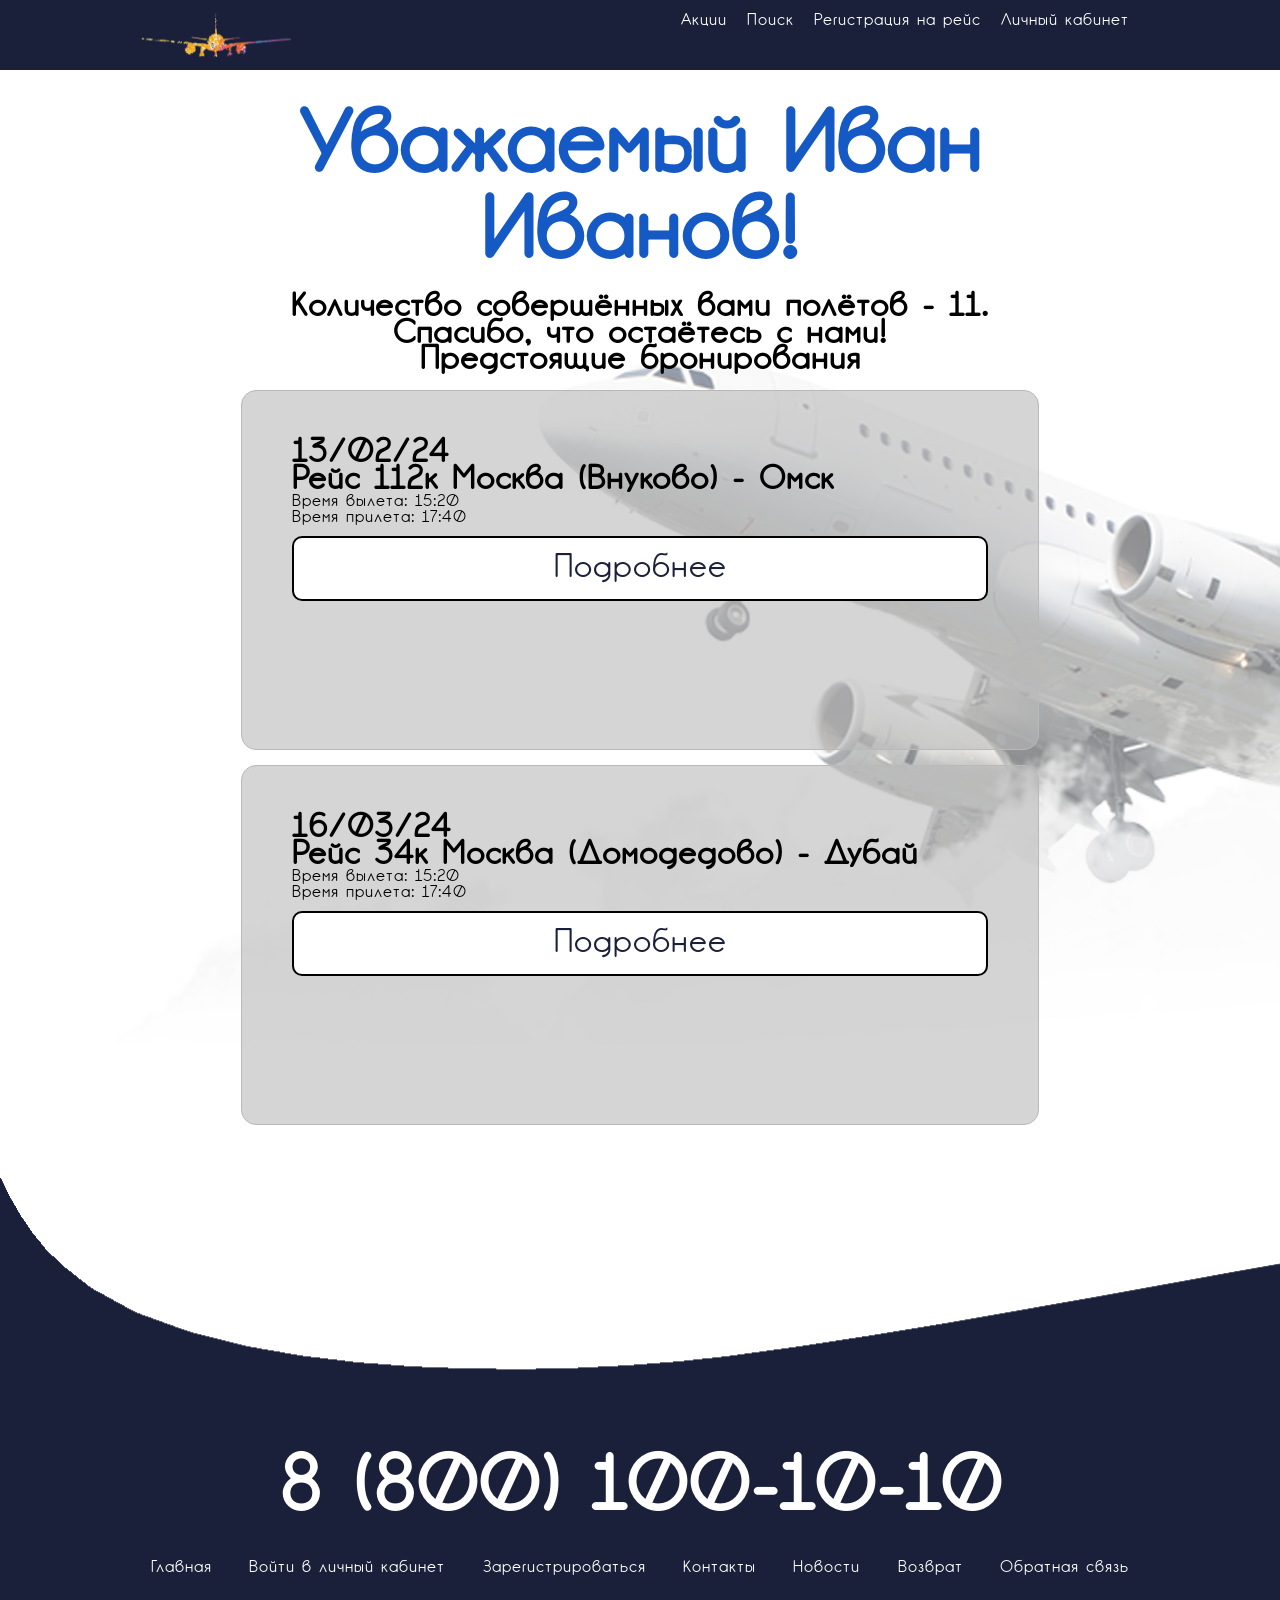
<file: FlightPool/profile.html>
<!DOCTYPE html>
<html lang="en">
<head>
    <meta charset="UTF-8">
    <meta name="viewport" content="width=device-width, initial-scale=1.0">
    <title>Страница личного кабинета</title>
    <link rel="stylesheet" href="style/style.css">
</head>
<body>
<!--Шапка сайта-->
<header>
    <div class="wrapper">
        <div class="content">
            <div class="logo">
                <a href="index.html">
                    <img src="img/logo.png" alt="">
                </a>
            </div>
            <nav>
                <ul>
                    <li><a href="index.html#promos">Акции</a></li>
                    <li><a href="index.html#serch">Поиск</a></li>
                    <li><a href="register.html">Регистрация на рейс</a></li>
                    <li><a href="profile.html">Личный кабинет</a></li>
                </ul>
            </nav>
        </div>
    </div>
</header>  

<!--Страница личного кабинета-->
<section class="profile">
    <div class="wrapper">
        <div class="content">
            <h2>Уважаемый Иван Иванов!</h2>
            <h3>Количество совершённых вами полётов - 11. <br>
            Спасибо, что остаётесь с нами!</h3>
            <h3>Предстоящие бронирования</h3>
            <div class="bilet">
                <h3>13/02/24</h3>
                <h3>Рейс 112к Москва (Внуково) - Омск</h3>
                <p>Время вылета: 15:20</p>
                <p>Время прилета: 17:40</p>
                <button onclick="parent.location='booking_management.html'">Подробнее</button>
            </div>
            <div class="bilet">
                <h3>16/03/24</h3>
                <h3>Рейс 34к Москва (Домодедово) - Дубай</h3>
                <p>Время вылета: 15:20</p>
                <p>Время прилета: 17:40</p>
                <button onclick="parent.location='booking_management.html'">Подробнее</button>
            </div>
        </div>
    </div>
</section>



<!--Подвал-->
<footer>
    <div class="wrapper">
        <div class="content">
            <h1>8 (800) 100-10-10</h1>
            <ul>
                    <li><a href="index.html">Главная</a></li>
                    <li><a href="login.html">Войти в личный кабинет  </a></li>
                    <li><a href="register.html">Зарегистрироваться</a></li>
                    <li><a href="#">Контакты</a></li>
                    <li><a href="index.html#sub">Новости</a></li>
                    <li><a href="#">Возврат</a></li>
                    <li><a href="index.html#reviews">Обратная связь</a></li>
            </ul>
        </div>
    </div>
</footer>


</body>
</html>
</file>
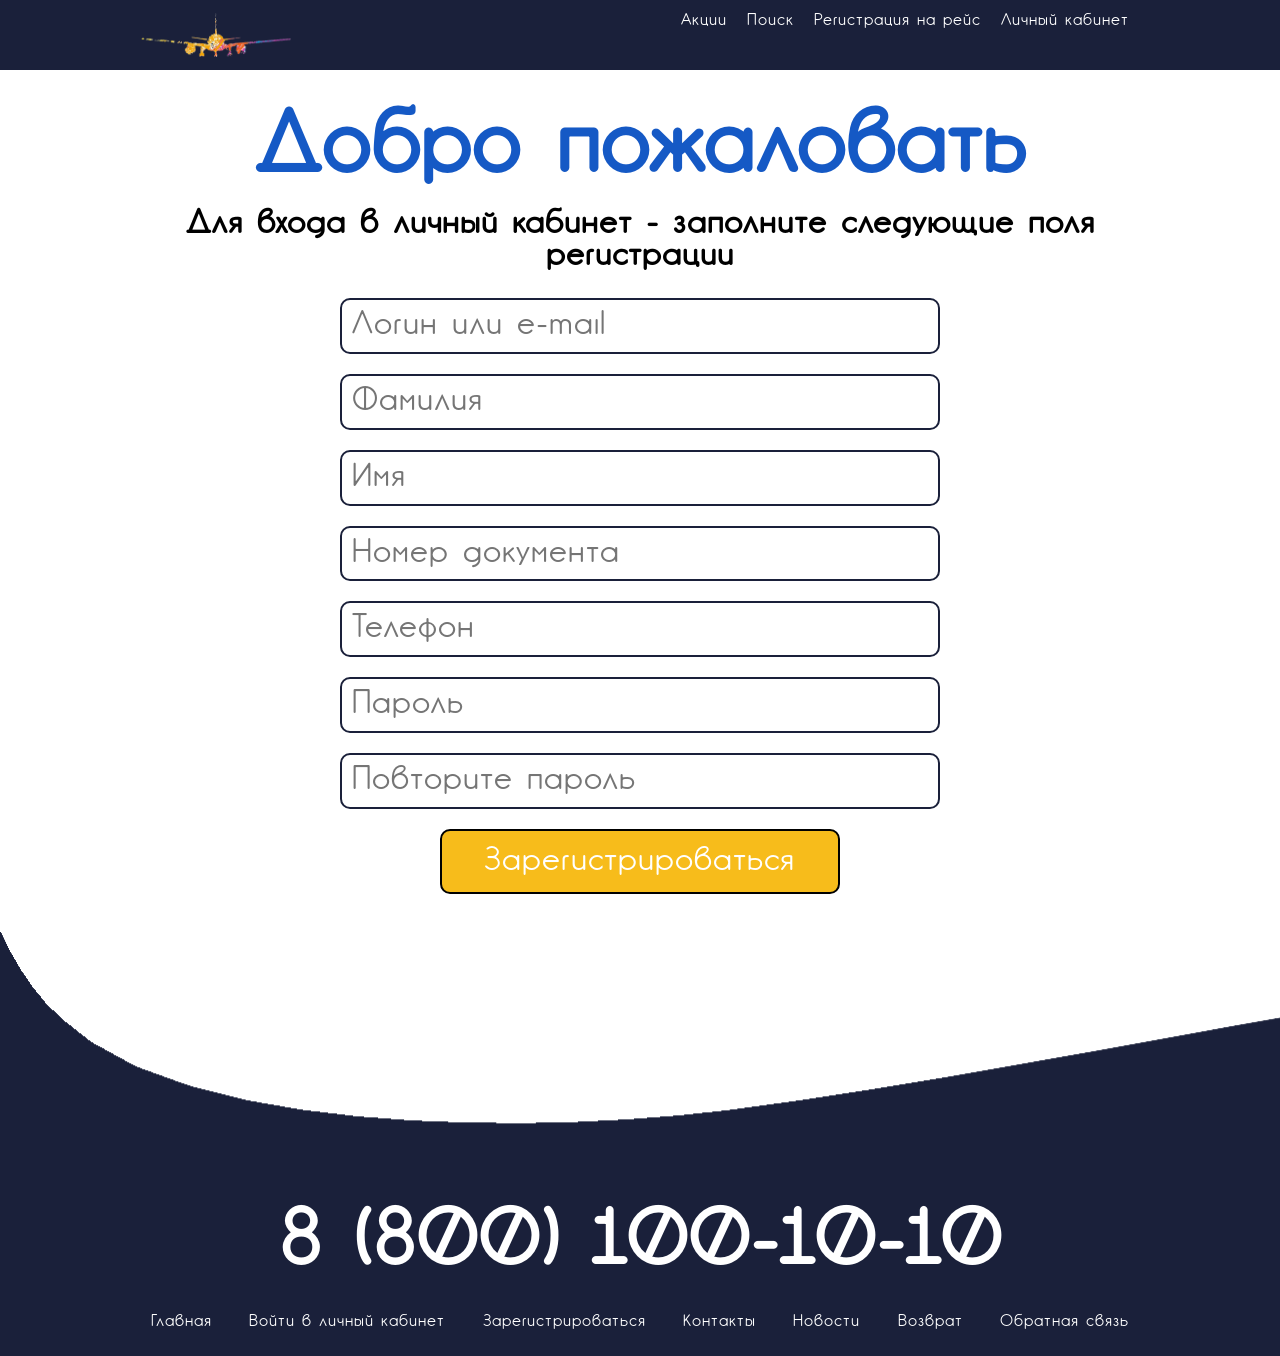
<file: FlightPool/register.html>
<!DOCTYPE html>
<html lang="en">
<head>
    <meta charset="UTF-8">
    <meta name="viewport" content="width=device-width, initial-scale=1.0">
    <title>Страница регистрации</title>
    <link rel="stylesheet" href="style/style.css">
</head>
<body>
<!--Шапка сайта-->
<header>
    <div class="wrapper">
        <div class="content">
            <div class="logo">
                <a href="index.html">
                    <img src="img/logo.png" alt="">
                </a>
            </div>
            <nav>
                <ul>
                    <li><a href="index.html#promos">Акции</a></li>
                    <li><a href="index.html#serch">Поиск</a></li>
                    <li><a href="register.html">Регистрация на рейс</a></li>
                    <li><a href="profile.html">Личный кабинет</a></li>
                </ul>
            </nav>
        </div>
    </div>
</header>  

<!--Блок регистрации-->
<section class="reg">
    <div class="wrapper">
        <div class="content">
            <h2>Добро пожаловать</h2>
            <h3>Для входа в личный кабинет - заполните следующие поля регистрации</h3>
            <form action="profile.html">
                <input type="text" placeholder="Логин или e-mail">
                <input type="text" placeholder="Фамилия">
                <input type="text" placeholder="Имя">
                <input type="text" placeholder="Номер документа">
                <input type="text" placeholder="Телефон">
                <input type="password" placeholder="Пароль">
                <input type="password" placeholder="Повторите пароль">
                <button>Зарегистрироваться</button>
            </form>
        </div>
    </div>
</section>


<!--Подвал-->
<footer>
    <div class="wrapper">
        <div class="content">
            <h1>8 (800) 100-10-10</h1>
            <ul>
                    <li><a href="index.html">Главная</a></li>
                    <li><a href="login.html">Войти в личный кабинет  </a></li>
                    <li><a href="register.html">Зарегистрироваться</a></li>
                    <li><a href="#">Контакты</a></li>
                    <li><a href="index.html#sub">Новости</a></li>
                    <li><a href="#">Возврат</a></li>
                    <li><a href="index.html#reviews">Обратная связь</a></li>
            </ul>
        </div>
    </div>
</footer>


</body>
</html>
</file>
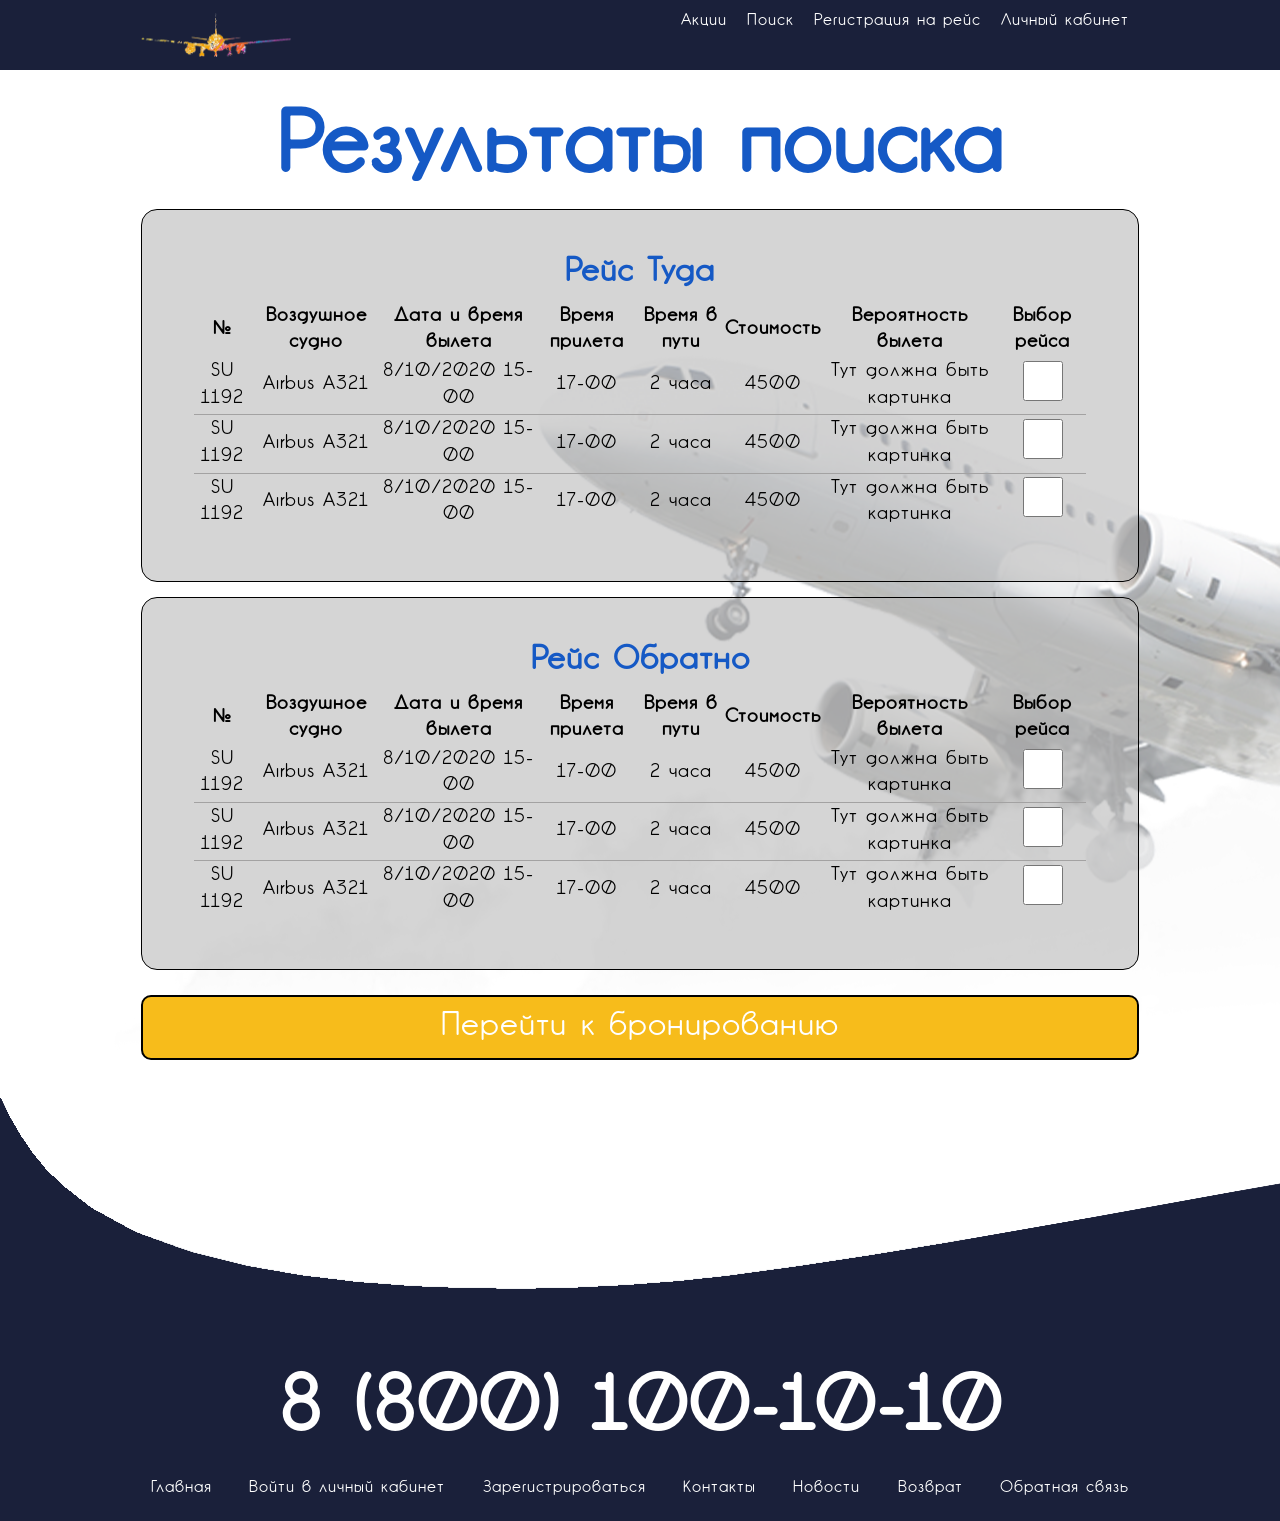
<file: FlightPool/search.html>
<!DOCTYPE html>
<html lang="en">
<head>
    <meta charset="UTF-8">
    <meta name="viewport" content="width=device-width, initial-scale=1.0">
    <title>Страница результата поиска</title>
    <link rel="stylesheet" href="style/style.css">
</head>
<body>
<!--Шапка сайта-->
<header>
    <div class="wrapper">
        <div class="content">
            <div class="logo">
                <a href="index.html">
                    <img src="img/logo.png" alt="">
                </a>
            </div>
            <nav>
                <ul>
                    <li><a href="index.html#promos">Акции</a></li>
                    <li><a href="index.html#serch">Поиск</a></li>
                    <li><a href="register.html">Регистрация на рейс</a></li>
                    <li><a href="profile.html">Личный кабинет</a></li>
                </ul>
            </nav>
        </div>
    </div>
</header>  

<!--Блок результата поиска-->
<section class="poisk">
    <div class="wrapper">
        <div class="content">
            <h2>Результаты поиска</h2>
            <div class="race">
                <h3>Рейс Туда</h3>
                <table>
                    <thead>
                        <tr>
                            <th>№</th>
                            <th>Воздушное судно</th>
                            <th>Дата и время вылета</th>
                            <th>Время прилета</th>
                            <th>Время в пути</th>
                            <th>Стоимость</th>
                            <th>Вероятность вылета</th>
                            <th>Выбор рейса</th>
                        </tr>
                    </thead>
                    <tbody>
                        <tr>
                            <td>SU 1192</td>
                            <td>Airbus A321</td>
                            <td>8/10/2020
                                15-00</td>
                            <td>17-00</td>
                            <td>2 часа</td>
                            <td>4500</td>
                            <td>Тут должна быть картинка</td>
                            <td>
                                <input type="checkbox">
                            </td>
                        </tr>
                        <tr>
                            <td class="line" colspan="8"></td>
                        </tr>
                        <tr>
                            <td>SU 1192</td>
                            <td>Airbus A321</td>
                            <td>8/10/2020
                                15-00</td>
                            <td>17-00</td>
                            <td>2 часа</td>
                            <td>4500</td>
                            <td>Тут должна быть картинка</td>
                            <td><input type="checkbox"></td>
                        </tr>
                        <tr>
                            <td class="line" colspan="8"></td>
                        </tr>
                        <tr>
                            <td>SU 1192</td>
                            <td>Airbus A321</td>
                            <td>8/10/2020
                                15-00</td>
                            <td>17-00</td>
                            <td>2 часа</td>
                            <td>4500</td>
                            <td>Тут должна быть картинка</td>
                            <td><input type="checkbox"></td>
                        </tr>
                    </tbody>
                </table>
            </div>
            
            <div class="race">
                <h3>Рейс Обратно</h3>
                <table>
                    <thead>
                        <tr>
                            <th>№</th>
                            <th>Воздушное судно</th>
                            <th>Дата и время вылета</th>
                            <th>Время прилета</th>
                            <th>Время в пути</th>
                            <th>Стоимость</th>
                            <th>Вероятность вылета</th>
                            <th>Выбор рейса</th>
                        </tr>
                    </thead>
                    <tbody>
                        <tr>
                            <td>SU 1192</td>
                            <td>Airbus A321</td>
                            <td>8/10/2020
                                15-00</td>
                            <td>17-00</td>
                            <td>2 часа</td>
                            <td>4500</td>
                            <td>Тут должна быть картинка</td>
                            <td>
                                <input type="checkbox">
                            </td>
                        </tr>
                        <tr>
                            <td class="line" colspan="8"></td>
                        </tr>
                        <tr>
                            <td>SU 1192</td>
                            <td>Airbus A321</td>
                            <td>8/10/2020
                                15-00</td>
                            <td>17-00</td>
                            <td>2 часа</td>
                            <td>4500</td>
                            <td>Тут должна быть картинка</td>
                            <td><input type="checkbox"></td>
                        </tr>
                        <tr>
                            <td class="line" colspan="8"></td>
                        </tr>
                        <tr>
                            <td>SU 1192</td>
                            <td>Airbus A321</td>
                            <td>8/10/2020
                                15-00</td>
                            <td>17-00</td>
                            <td>2 часа</td>
                            <td>4500</td>
                            <td>Тут должна быть картинка</td>
                            <td><input type="checkbox"></td>
                        </tr>
                    </tbody>
                </table>
            </div>
            <button onclick="parent.location='booking.html'">Перейти к бронированию</button>
        </div>
    </div>
</section>



<!--Подвал-->
<footer>
    <div class="wrapper">
        <div class="content">
            <h1>8 (800) 100-10-10</h1>
            <ul>
                    <li><a href="index.html">Главная</a></li>
                    <li><a href="login.html">Войти в личный кабинет  </a></li>
                    <li><a href="register.html">Зарегистрироваться</a></li>
                    <li><a href="#">Контакты</a></li>
                    <li><a href="index.html#sub">Новости</a></li>
                    <li><a href="#">Возврат</a></li>
                    <li><a href="index.html#reviews">Обратная связь</a></li>
            </ul>
        </div>
    </div>
</footer>


</body>
</html>
</file>
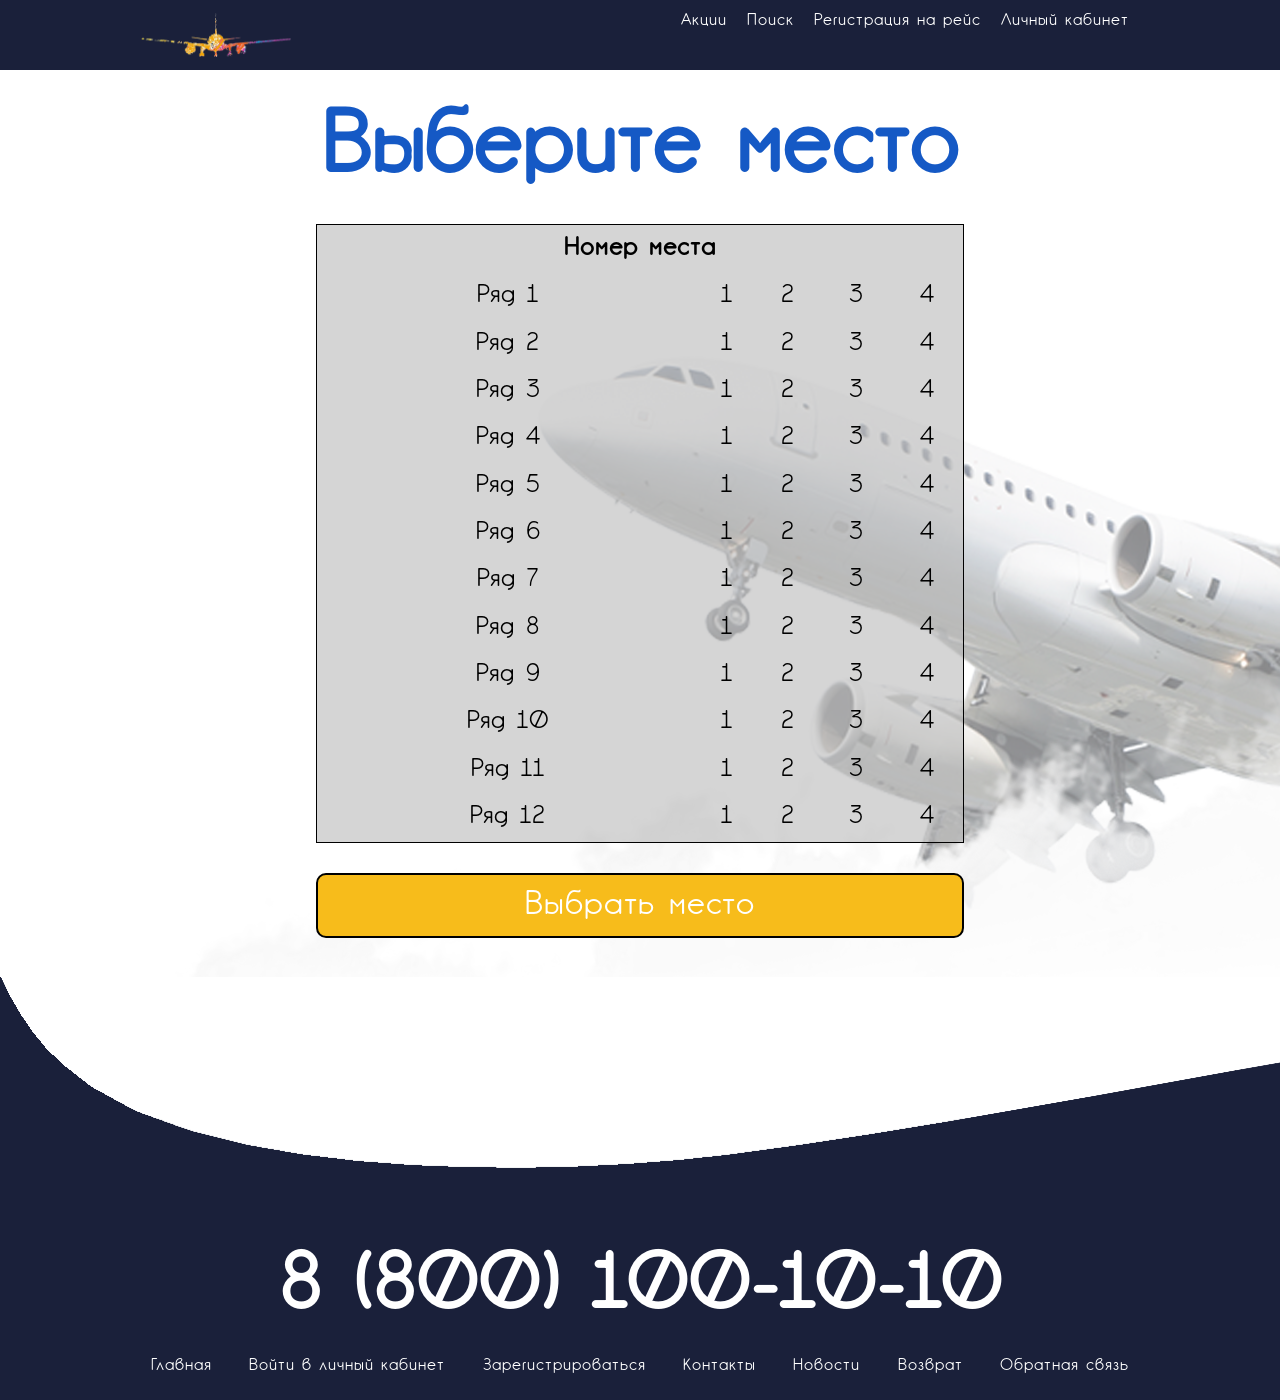
<file: FlightPool/seat.html>
<!DOCTYPE html>
<html lang="en">
<head>
    <meta charset="UTF-8">
    <meta name="viewport" content="width=device-width, initial-scale=1.0">
    <title>Страница выбора места</title>
    <link rel="stylesheet" href="style/style.css">
</head>
<body>
<!--Шапка сайта-->
<header>
    <div class="wrapper">
        <div class="content">
            <div class="logo">
                <a href="index.html">
                    <img src="img/logo.png" alt="">
                </a>
            </div>
            <nav>
                <ul>
                    <li><a href="index.html#promos">Акции</a></li>
                    <li><a href="index.html#serch">Поиск</a></li>
                    <li><a href="register.html">Регистрация на рейс</a></li>
                    <li><a href="profile.html">Личный кабинет</a></li>
                </ul>
            </nav>
        </div>
    </div>
</header>  

<!--Блок выбор места-->
<section class="mesto">
    <div class="wrapper">
        <div class="content">
            <h2>Выберите место</h2>
            <table>
                <thead>
                    <tr>
                        <th colspan="5">Номер места</th>
                    </tr>
                </thead>
                <tbody>
                    <tr>
                        <td class="ryad">Ряд 1</td>
                        <td class="seat">1</td>
                        <td class="seat">2</td>
                        <td class="seat">3</td>
                        <td class="seat">4</td>
                    </tr>
                    <tr>
                        <td class="ryad">Ряд 2</td>
                        <td class="seat">1</td>
                        <td class="seat">2</td>
                        <td class="seat">3</td>
                        <td class="seat">4</td>
                    </tr>
                    <tr>
                        <td class="ryad">Ряд 3</td>
                        <td class="seat">1</td>
                        <td class="seat">2</td>
                        <td class="seat">3</td>
                        <td class="seat">4</td>
                    </tr>
                    <tr>
                        <td class="ryad">Ряд 4</td>
                        <td class="seat">1</td>
                        <td class="seat">2</td>
                        <td class="seat">3</td>
                        <td class="seat">4</td>
                    </tr>
                    <tr>
                        <td class="ryad">Ряд 5</td>
                        <td class="seat">1</td>
                        <td class="seat">2</td>
                        <td class="seat">3</td>
                        <td class="seat">4</td>
                    </tr>
                    <tr>
                        <td class="ryad">Ряд 6</td>
                        <td class="seat">1</td>
                        <td class="seat">2</td>
                        <td class="seat">3</td>
                        <td class="seat">4</td>
                    </tr>
                    <tr>
                        <td class="ryad">Ряд 7</td>
                        <td class="seat">1</td>
                        <td class="seat">2</td>
                        <td class="seat">3</td>
                        <td class="seat">4</td>
                    </tr>
                    <tr>
                        <td class="ryad">Ряд 8</td>
                        <td class="seat">1</td>
                        <td class="seat">2</td>
                        <td class="seat">3</td>
                        <td class="seat">4</td>
                    </tr>
                    <tr>
                        <td class="ryad">Ряд 9</td>
                        <td class="seat">1</td>
                        <td class="seat">2</td>
                        <td class="seat">3</td>
                        <td class="seat">4</td>
                    </tr>
                    <tr>
                        <td class="ryad">Ряд 10</td>
                        <td class="seat">1</td>
                        <td class="seat">2</td>
                        <td class="seat">3</td>
                        <td class="seat">4</td>
                    </tr>
                    <tr>
                        <td class="ryad">Ряд 11</td>
                        <td class="seat">1</td>
                        <td class="seat">2</td>
                        <td class="seat">3</td>
                        <td class="seat">4</td>
                    </tr>
                    <tr>
                        <td class="ryad">Ряд 12</td>
                        <td class="seat">1</td>
                        <td class="seat">2</td>
                        <td class="seat">3</td>
                        <td class="seat">4</td>
                    </tr>
                </tbody>
            </table>
            <button>Выбрать место</button>
        </div>
    </div>
</section>



<!--Подвал-->
<footer>
    <div class="wrapper">
        <div class="content">
            <h1>8 (800) 100-10-10</h1>
            <ul>
                    <li><a href="index.html">Главная</a></li>
                    <li><a href="login.html">Войти в личный кабинет  </a></li>
                    <li><a href="register.html">Зарегистрироваться</a></li>
                    <li><a href="#">Контакты</a></li>
                    <li><a href="index.html#sub">Новости</a></li>
                    <li><a href="#">Возврат</a></li>
                    <li><a href="index.html#reviews">Обратная связь</a></li>
            </ul>
        </div>
    </div>
</footer>


</body>
</html>
</file>
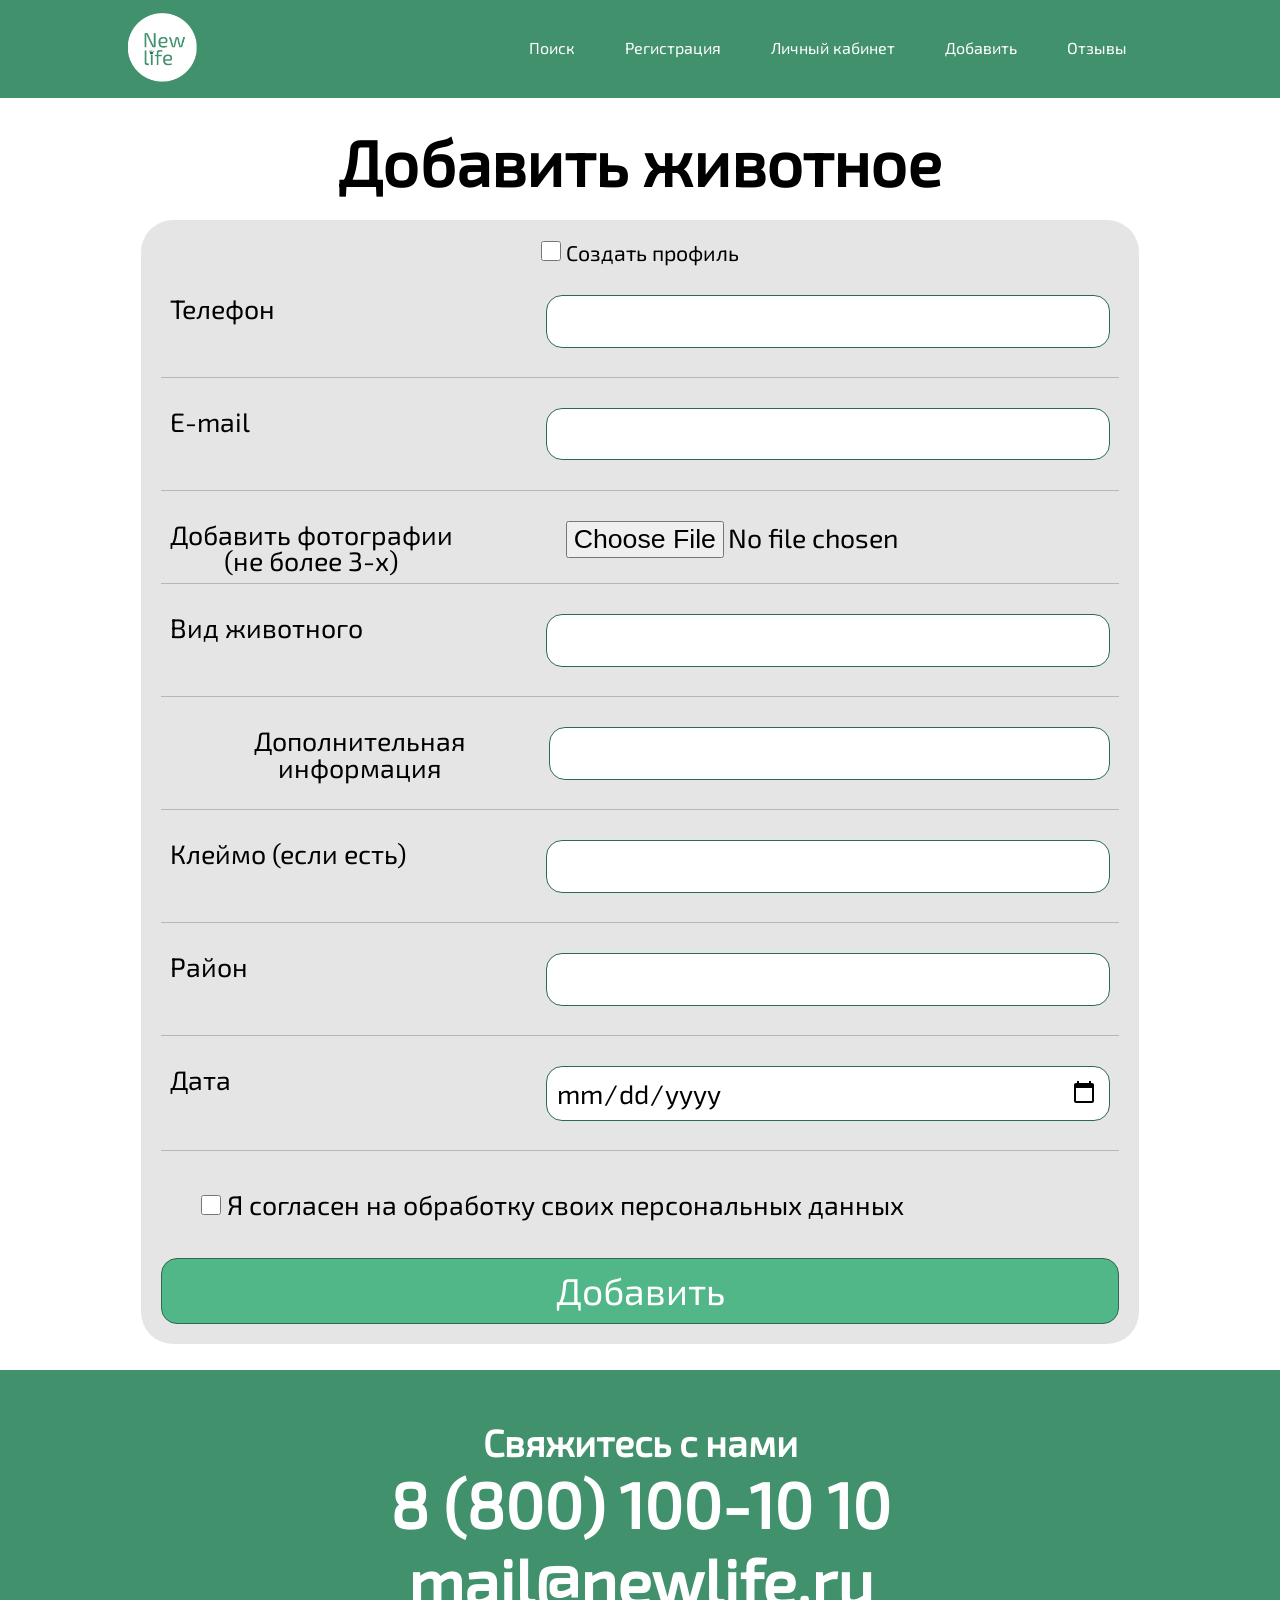
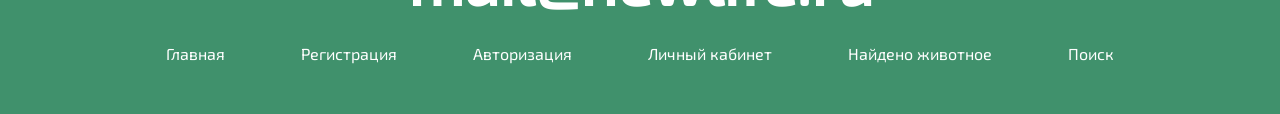
<file: newlife/add.html>
<!DOCTYPE html>
<html lang="en">
<head>
    <meta charset="UTF-8">
    <meta name="viewport" content="width=device-width, initial-scale=1.0">
    <title>Добавить животного</title>
    <link rel="stylesheet" href="style/style.css">
</head>
<body>
    <!--Шапка сайта-->
    <header>
            <div class="wrapper">
                <div class="content">
                    <div class="logo">
                        <a href="index.html">
                            <img src="media/logo.png" alt="Логотип">
                        </a>
                    </div>
                    <nav>
                        <ul>
                            <li><a href="search.html">Поиск</a></li>
                            <li><a href="register.html">Регистрация</a></li>
                            <li><a href="profile.html">Личный кабинет</a></li>
                            <li><a href="add.html">Добавить</a></li>
                            <li><a href="index.html#comments">Отзывы</a></li>
                        </ul>
                    </nav>
                </div>
            </div>
    </header>

<!--Добавить животное-->

<section class="add">
    <div class="wrapper">
        <div class="content">
            <h2>Добавить животное</h2>
            <div class="addcontent">
                <div class="sozd">
                    <input type="checkbox"> Создать профиль
                    <div id="malreg">
                        <input type="text" placeholder="E-mail">
                        <input type="password" placeholder="Пароль">
                        <input type="password" placeholder="Повторите пароль">
                    </div>
                </div>
            
            <div class="ident2"><p>Телефон</p><input type="text"></div>
            <div class="ident2"><p>E-mail</p><input type="text"></div>
            <div class="ident2"><p>Добавить фотографии <br>(не более 3-х)</p><input type="file"></div>
            <div class="ident2"><p>Вид животного</p><input type="text"></div>
            <div class="ident2"><p>Дополнительная информация</p><input type="text"></div>
            <div class="ident2"><p>Клеймо (если есть)</p><input type="text"></div>
            <div class="ident2"><p>Район</p><input type="text"></div>
            <div class="ident2"><p>Дата</p><input type="date"></div>
            <p class="sogl"><input type="checkbox"> Я согласен на обработку своих персональных данных</p>
            <button>Добавить</button> 
            </div>
        </div>
    </div>    
</section>

    <!--Подвал-->
<footer>
    <div class="wrapper">
        <div class="content">
            <h3>Свяжитесь с нами</h3>
            <h2>8 (800) 100-10 10</h2>
            <h2>mail@newlife.ru</h2>
            <nav>
                <ul>
                    <li><a href="index.html">Главная</a></li>
                    <li><a href="register.html">Регистрация</a></li>
                    <li><a href="login.html">Авторизация</a></li>
                    <li><a href="profile.html">Личный кабинет</a></li>
                    <li><a href="index.html#find">Найдено животное</a></li>
                    <li><a href="search.html#fullsearch">Поиск</a></li>
                </ul>
            </nav>
        </div>
    </div>
</footer>
</body>
</html>
</file>
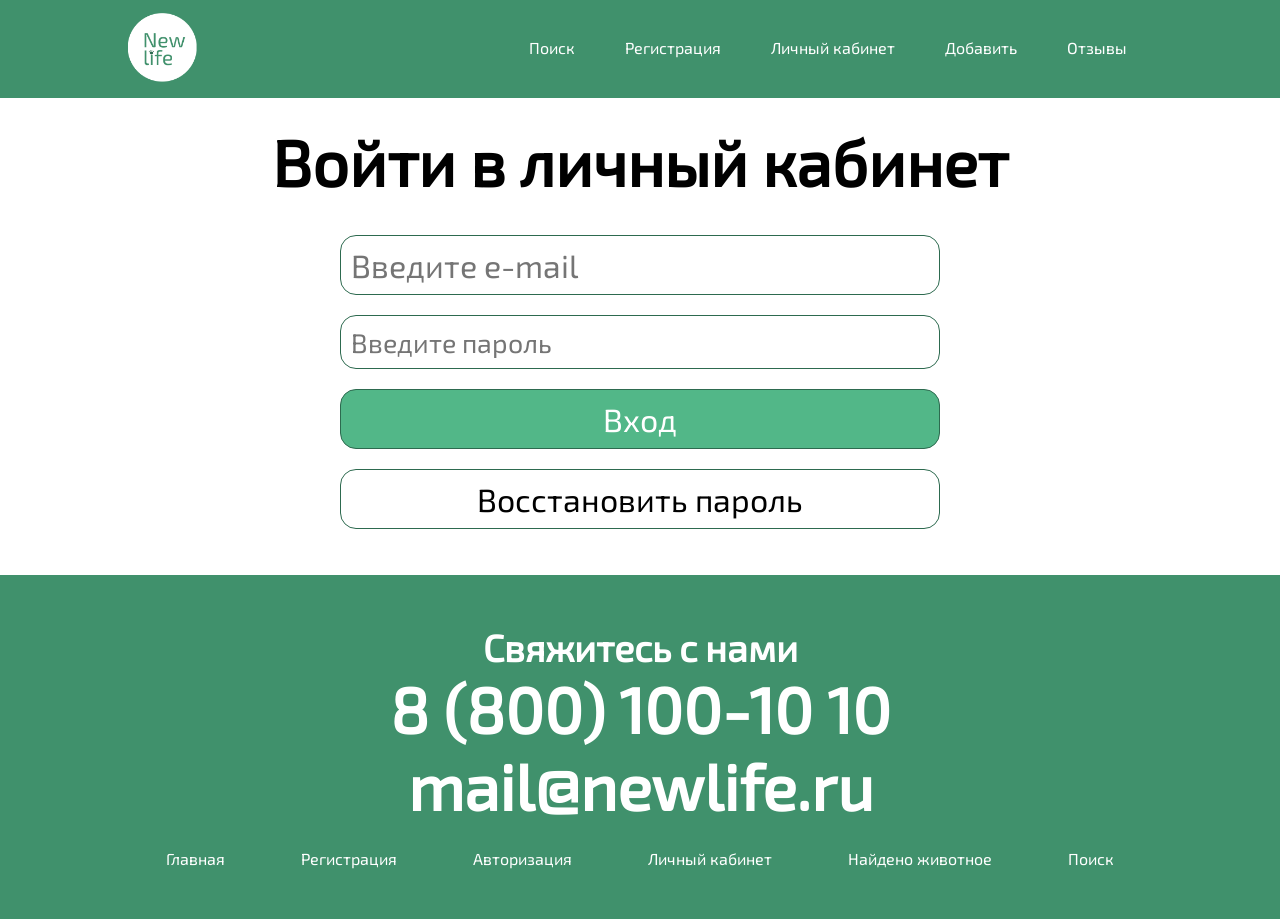
<file: newlife/login.html>
<!DOCTYPE html>
<html lang="en">
<head>
    <meta charset="UTF-8">
    <meta name="viewport" content="width=device-width, initial-scale=1.0">
    <title>Вход в личный кабинет</title>
    <link rel="stylesheet" href="style/style.css">
</head>
<body>
    <!--Шапка сайта-->
    <header>
            <div class="wrapper">
                <div class="content">
                    <div class="logo">
                        <a href="index.html">
                            <img src="media/logo.png" alt="Логотип">
                        </a>
                    </div>
                    <nav>
                        <ul>
                            <li><a href="search.html">Поиск</a></li>
                            <li><a href="register.html">Регистрация</a></li>
                            <li><a href="profile.html">Личный кабинет</a></li>
                            <li><a href="add.html">Добавить</a></li>
                            <li><a href="index.html#comments">Отзывы</a></li>
                        </ul>
                    </nav>
                </div>
            </div>
    </header>
<!--Вход в личный кабинет-->
<section class="login">
    <div class="wrapper">
        <div class="content">
            <h2>Войти в личный кабинет</h2>
            <form action="profile.html">
            <input type="email" required placeholder="Введите e-mail">
            <input type="password" required placeholder="Введите пароль">
            <button >Вход</button>
            <button class="butonactiv">Восстановить пароль</button> 
        </form>
        </div>
    </div>
</section>

    <!--Подвал-->
<footer>
    <div class="wrapper">
        <div class="content">
            <h3>Свяжитесь с нами</h3>
            <h2>8 (800) 100-10 10</h2>
            <h2>mail@newlife.ru</h2>
            <nav>
                <ul>
                    <li><a href="index.html">Главная</a></li>
                    <li><a href="register.html">Регистрация</a></li>
                    <li><a href="login.html">Авторизация</a></li>
                    <li><a href="profile.html">Личный кабинет</a></li>
                    <li><a href="index.html#find">Найдено животное</a></li>
                    <li><a href="search.html#fullsearch">Поиск</a></li>
                </ul>
            </nav>
        </div>
    </div>
</footer>
</body>
</html>
</file>
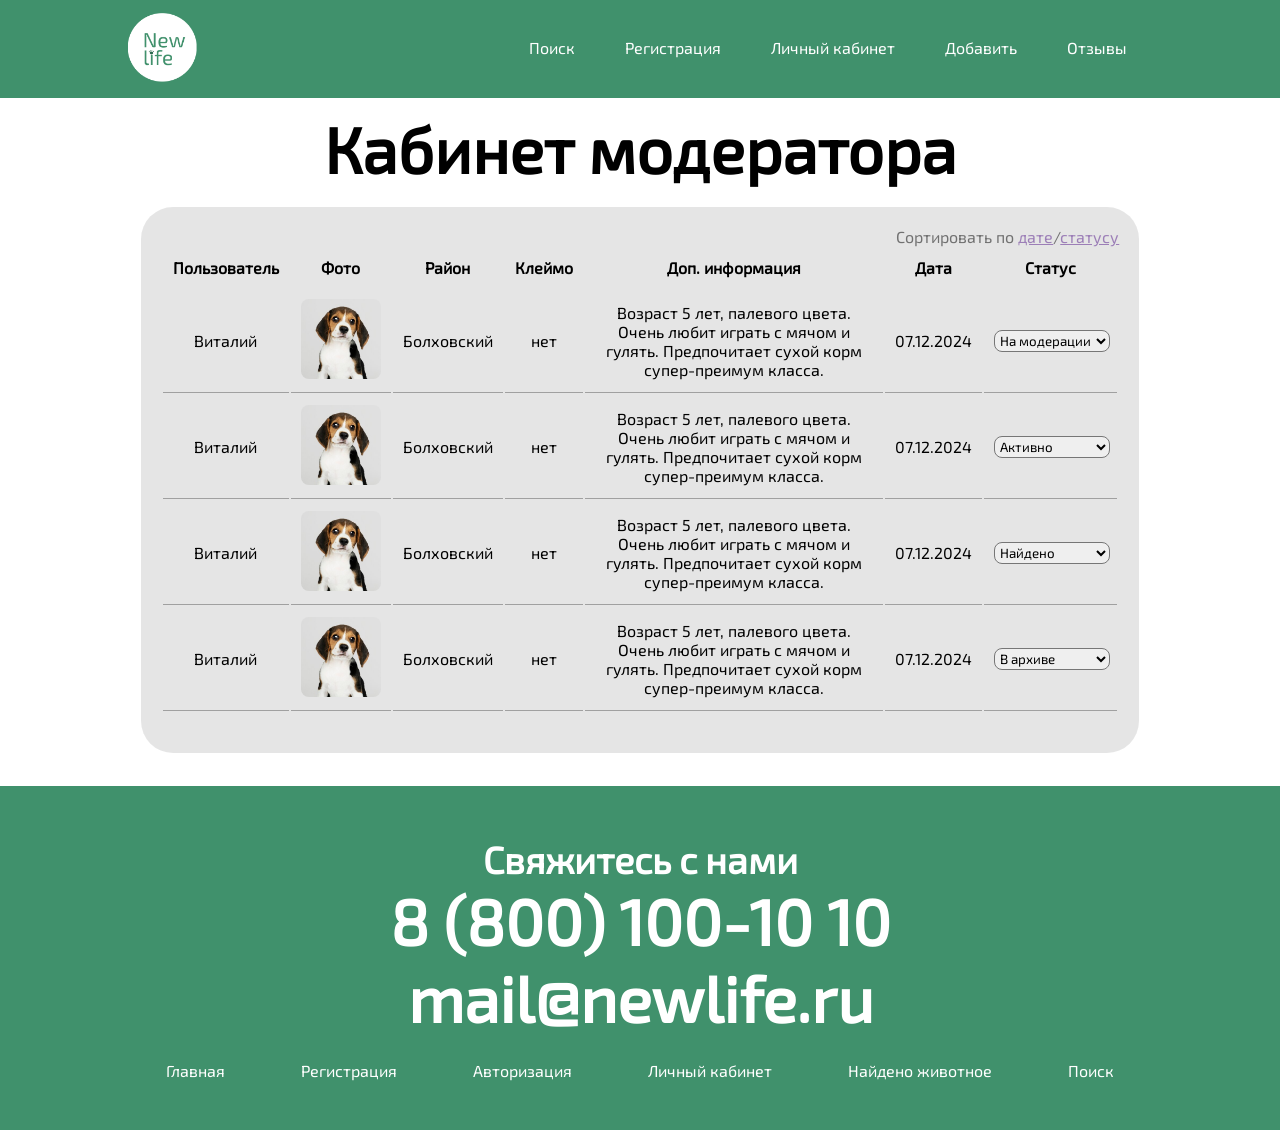
<file: newlife/orders-management.html>
<!DOCTYPE html>
<html lang="en">
<head>
    <meta charset="UTF-8">
    <meta name="viewport" content="width=device-width, initial-scale=1.0">
    <title>Кабинет модератора</title>
    <link rel="stylesheet" href="style/style.css">
</head>
<body>
    <!--Шапка сайта-->
    <header>
            <div class="wrapper">
                <div class="content">
                    <div class="logo">
                        <a href="index.html">
                            <img src="media/logo.png" alt="Логотип">
                        </a>
                    </div>
                    <nav>
                        <ul>
                            <li><a href="search.html">Поиск</a></li>
                            <li><a href="register.html">Регистрация</a></li>
                            <li><a href="profile.html">Личный кабинет</a></li>
                            <li><a href="add.html">Добавить</a></li>
                            <li><a href="index.html#comments">Отзывы</a></li>
                        </ul>
                    </nav>
                </div>
            </div>
    </header>

<!--Кабинет модератора-->
<section class="orders">
    <div class="wrapper div content">
        <h2>Кабинет модератора</h2>
        <div class="basa">
            <div class="sort">
                Сортировать по <a href="">дате</a>/<a href="">статусу</a>
            </div>
            <table>
                <thead>
                    <tr>
                        <th>Пользователь</th>
                        <th>Фото</th>
                        <th>Район</th>
                        <th>Клеймо</th>
                        <th>Доп. информация</th>
                        <th>Дата</th>
                        <th>Статус</th>
                    </tr>
                </thead>
                <tbody>
                    <tr>
                        <td>Виталий</td>
                        <td><img src="media/cardpet1.png" alt="Собака"></td>
                        <td>Болховский</td>
                        <td>нет</td>
                        <td>Возраст 5 лет, палевого цвета. Очень любит играть с мячом и гулять. Предпочитает сухой корм супер-преимум класса.</td>
                        <td>07.12.2024</td>
                        <td>
                            <select>
                                <option value="" selected>На модерации</option>
                                <option value="">Активно</option>
                                <option value="">Найдено</option>
                                <option value="">В архиве</option>
                            </select>
                        </td>
                    </tr>
                    <tr>
                        <td>Виталий</td>
                        <td><img src="media/cardpet1.png" alt="Собака"></td>
                        <td>Болховский</td>
                        <td>нет</td>
                        <td>Возраст 5 лет, палевого цвета. Очень любит играть с мячом и гулять. Предпочитает сухой корм супер-преимум класса.</td>
                        <td>07.12.2024</td>
                        <td>
                            <select>
                                <option value="">На модерации</option>
                                <option value="" selected>Активно</option>
                                <option value="">Найдено</option>
                                <option value="">В архиве</option>
                            </select>
                        </td>
                    </tr>
                    <tr>
                        <td>Виталий</td>
                        <td><img src="media/cardpet1.png" alt="Собака"></td>
                        <td>Болховский</td>
                        <td>нет</td>
                        <td>Возраст 5 лет, палевого цвета. Очень любит играть с мячом и гулять. Предпочитает сухой корм супер-преимум класса.</td>
                        <td>07.12.2024</td>
                        <td>
                            <select>
                                <option value="">На модерации</option>
                                <option value="">Активно</option>
                                <option value="" selected>Найдено</option>
                                <option value="">В архиве</option>
                            </select>
                        </td>
                    </tr>
                    <tr>
                        <td>Виталий</td>
                        <td><img src="media/cardpet1.png" alt="Собака"></td>
                        <td>Болховский</td>
                        <td>нет</td>
                        <td>Возраст 5 лет, палевого цвета. Очень любит играть с мячом и гулять. Предпочитает сухой корм супер-преимум класса.</td>
                        <td>07.12.2024</td>
                        <td>
                            <select>
                                <option value="">На модерации</option>
                                <option value="">Активно</option>
                                <option value="">Найдено</option>
                                <option value="" selected>В архиве</option>
                            </select>
                        </td>
                    </tr>
                </tbody>
            </table>
        </div>
    </div>
</section>


    <!--Подвал-->
<footer>
    <div class="wrapper">
        <div class="content">
            <h3>Свяжитесь с нами</h3>
            <h2>8 (800) 100-10 10</h2>
            <h2>mail@newlife.ru</h2>
            <nav>
                <ul>
                    <li><a href="index.html">Главная</a></li>
                    <li><a href="register.html">Регистрация</a></li>
                    <li><a href="login.html">Авторизация</a></li>
                    <li><a href="profile.html">Личный кабинет</a></li>
                    <li><a href="index.html#find">Найдено животное</a></li>
                    <li><a href="search.html#fullsearch">Поиск</a></li>
                </ul>
            </nav>
        </div>
    </div>
</footer>
</body>
</html>
</file>
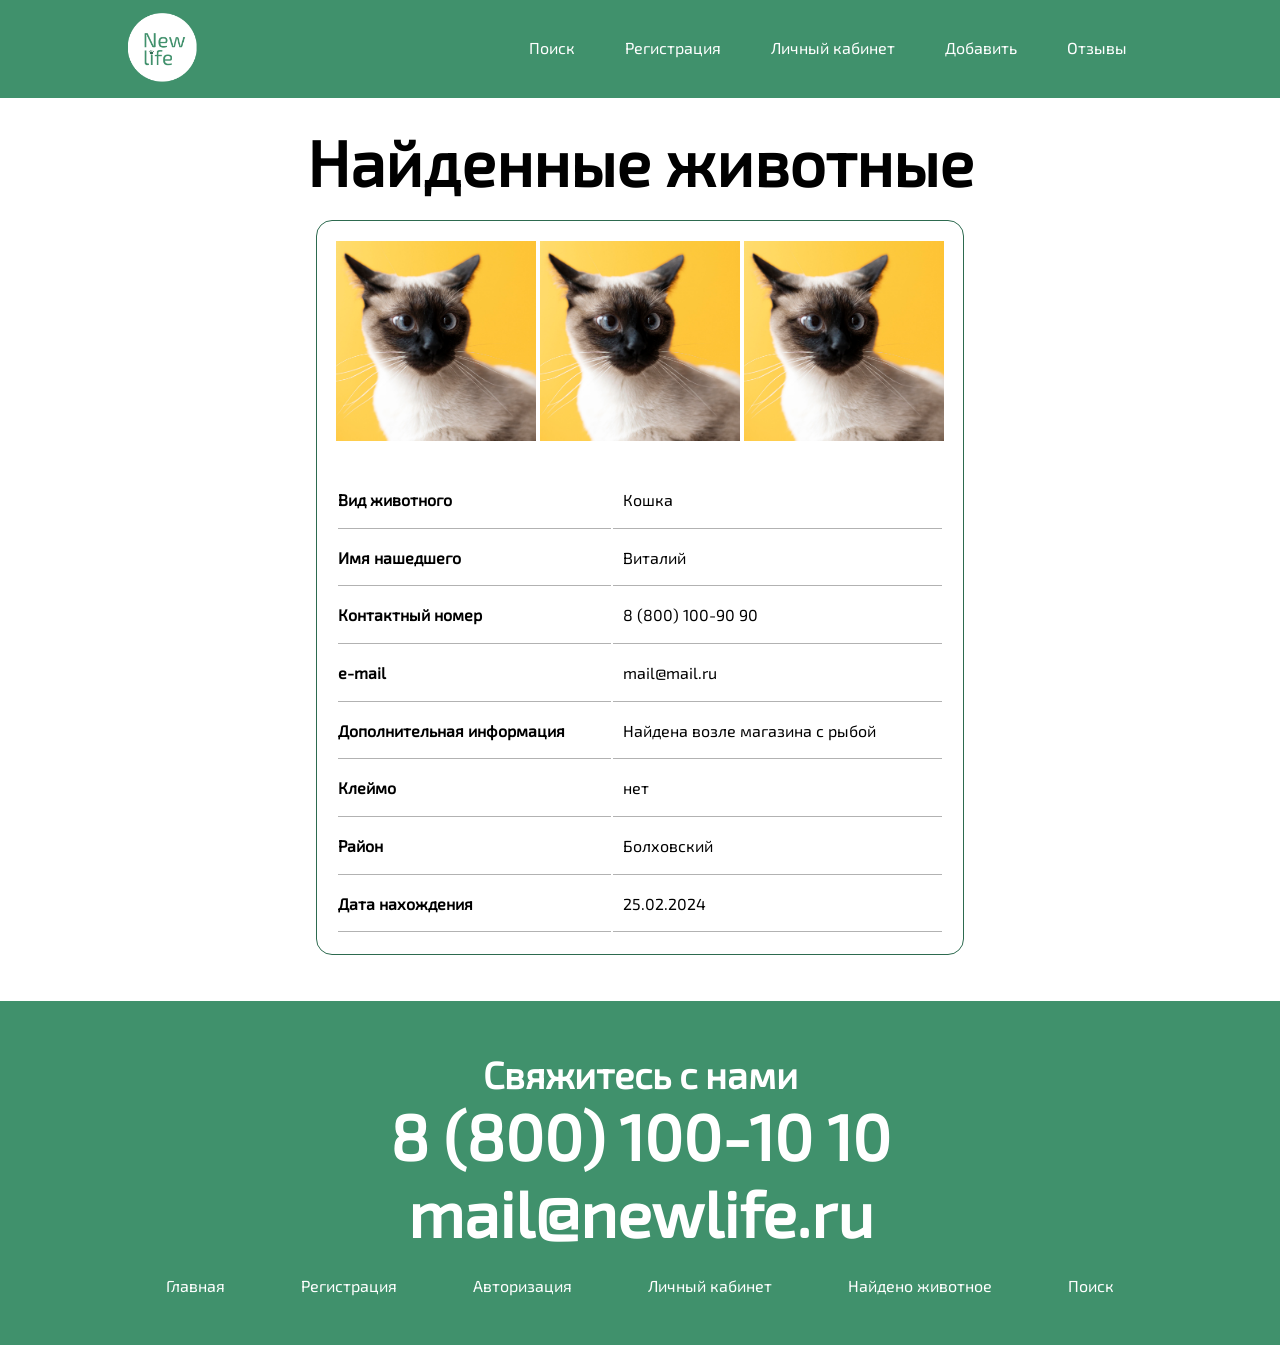
<file: newlife/pet.html>
<!DOCTYPE html>
<html lang="en">
<head>
    <meta charset="UTF-8">
    <meta name="viewport" content="width=device-width, initial-scale=1.0">
    <title>Карточка животного</title>
    <link rel="stylesheet" href="style/style.css">
</head>
<body>
    <!--Шапка сайта-->
    <header>
            <div class="wrapper">
                <div class="content">
                    <div class="logo">
                        <a href="index.html">
                            <img src="media/logo.png" alt="Логотип">
                        </a>
                    </div>
                    <nav>
                        <ul>
                            <li><a href="search.html">Поиск</a></li>
                            <li><a href="register.html">Регистрация</a></li>
                            <li><a href="profile.html">Личный кабинет</a></li>
                            <li><a href="add.html">Добавить</a></li>
                            <li><a href="index.html#comments">Отзывы</a></li>
                        </ul>
                    </nav>
                </div>
            </div>
    </header>
<!--Карточка животного-->
<section class="petinfo">
    <div class="wrapper">
        <div class="content">
            <h2>Найденные животные</h2>
            <div class="petcard">
            <div class="petimg">
                <img src="media/pet1.jpg" alt="Кошка">
                <img src="media/pet1.jpg" alt="Кошка">
                <img src="media/pet1.jpg" alt="Кошка">
            </div>
            <table>
                <tbody>
                    <tr>
                        <th>Вид животного</th>
                        <td>Кошка</td>
                    </tr>
                    <tr>
                        <th>Имя нашедшего</th>
                        <td>Виталий</td>
                    </tr>
                    <tr>
                        <th>Контактный номер</th>
                        <td>8 (800) 100-90 90</td>
                    </tr>
                    <tr>
                        <th>e-mail</th>
                        <td>mail@mail.ru</td>
                    </tr>
                    <tr>
                        <th>Дополнительная информация</th>
                        <td>Найдена возле магазина с рыбой </td>
                    </tr>
                    <tr>
                        <th>Клеймо</th>
                        <td>нет</td>
                    </tr>
                    <tr>
                        <th>Район</th>
                        <td>Болховский</td>
                    </tr>
                    <tr>
                        <th>Дата нахождения</th>
                        <td>25.02.2024</td>
                    </tr>
                </tbody>
            </table>
        </div>
        </div>
    </div>
</section>


    <!--Подвал-->
<footer>
    <div class="wrapper">
        <div class="content">
            <h3>Свяжитесь с нами</h3>
            <h2>8 (800) 100-10 10</h2>
            <h2>mail@newlife.ru</h2>
            <nav>
                <ul>
                    <li><a href="index.html">Главная</a></li>
                    <li><a href="register.html">Регистрация</a></li>
                    <li><a href="login.html">Авторизация</a></li>
                    <li><a href="profile.html">Личный кабинет</a></li>
                    <li><a href="index.html#find">Найдено животное</a></li>
                    <li><a href="search.html#fullsearch">Поиск</a></li>
                </ul>
            </nav>
        </div>
    </div>
</footer>
</body>
</html>
</file>
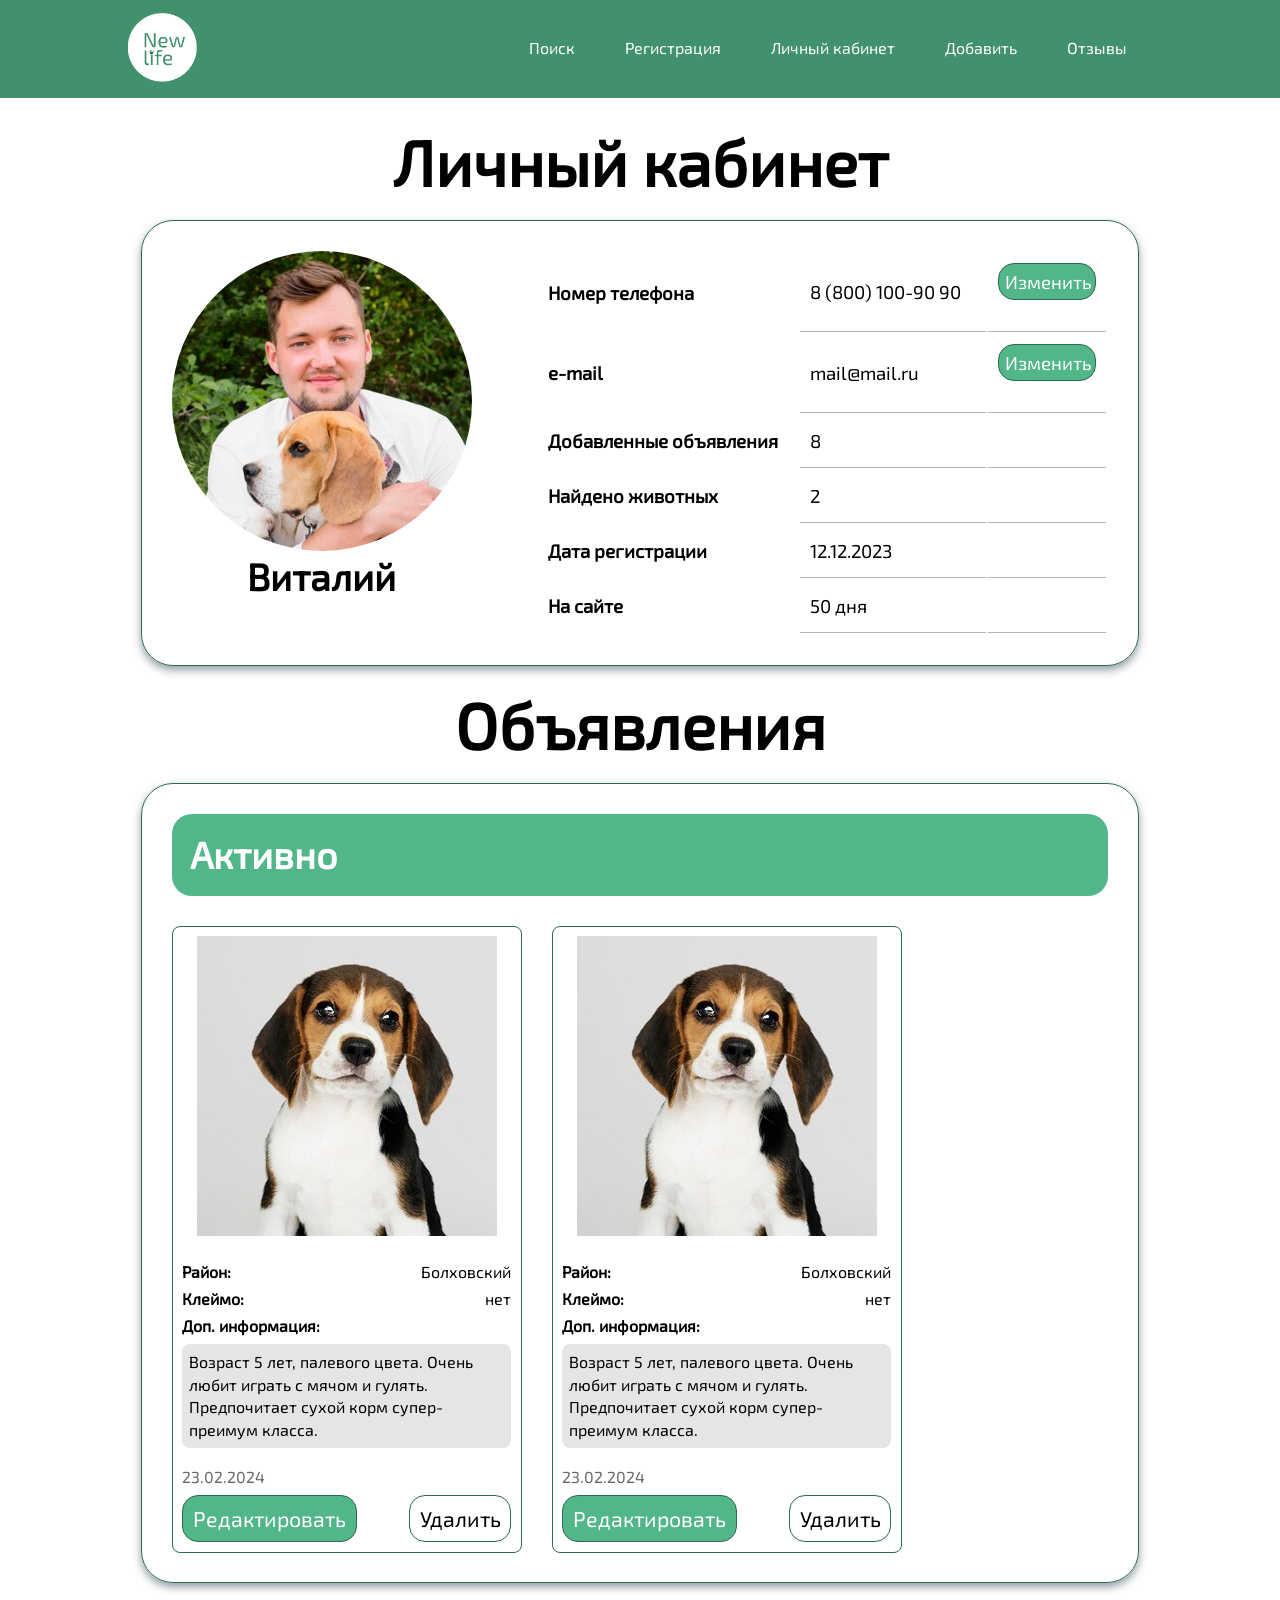
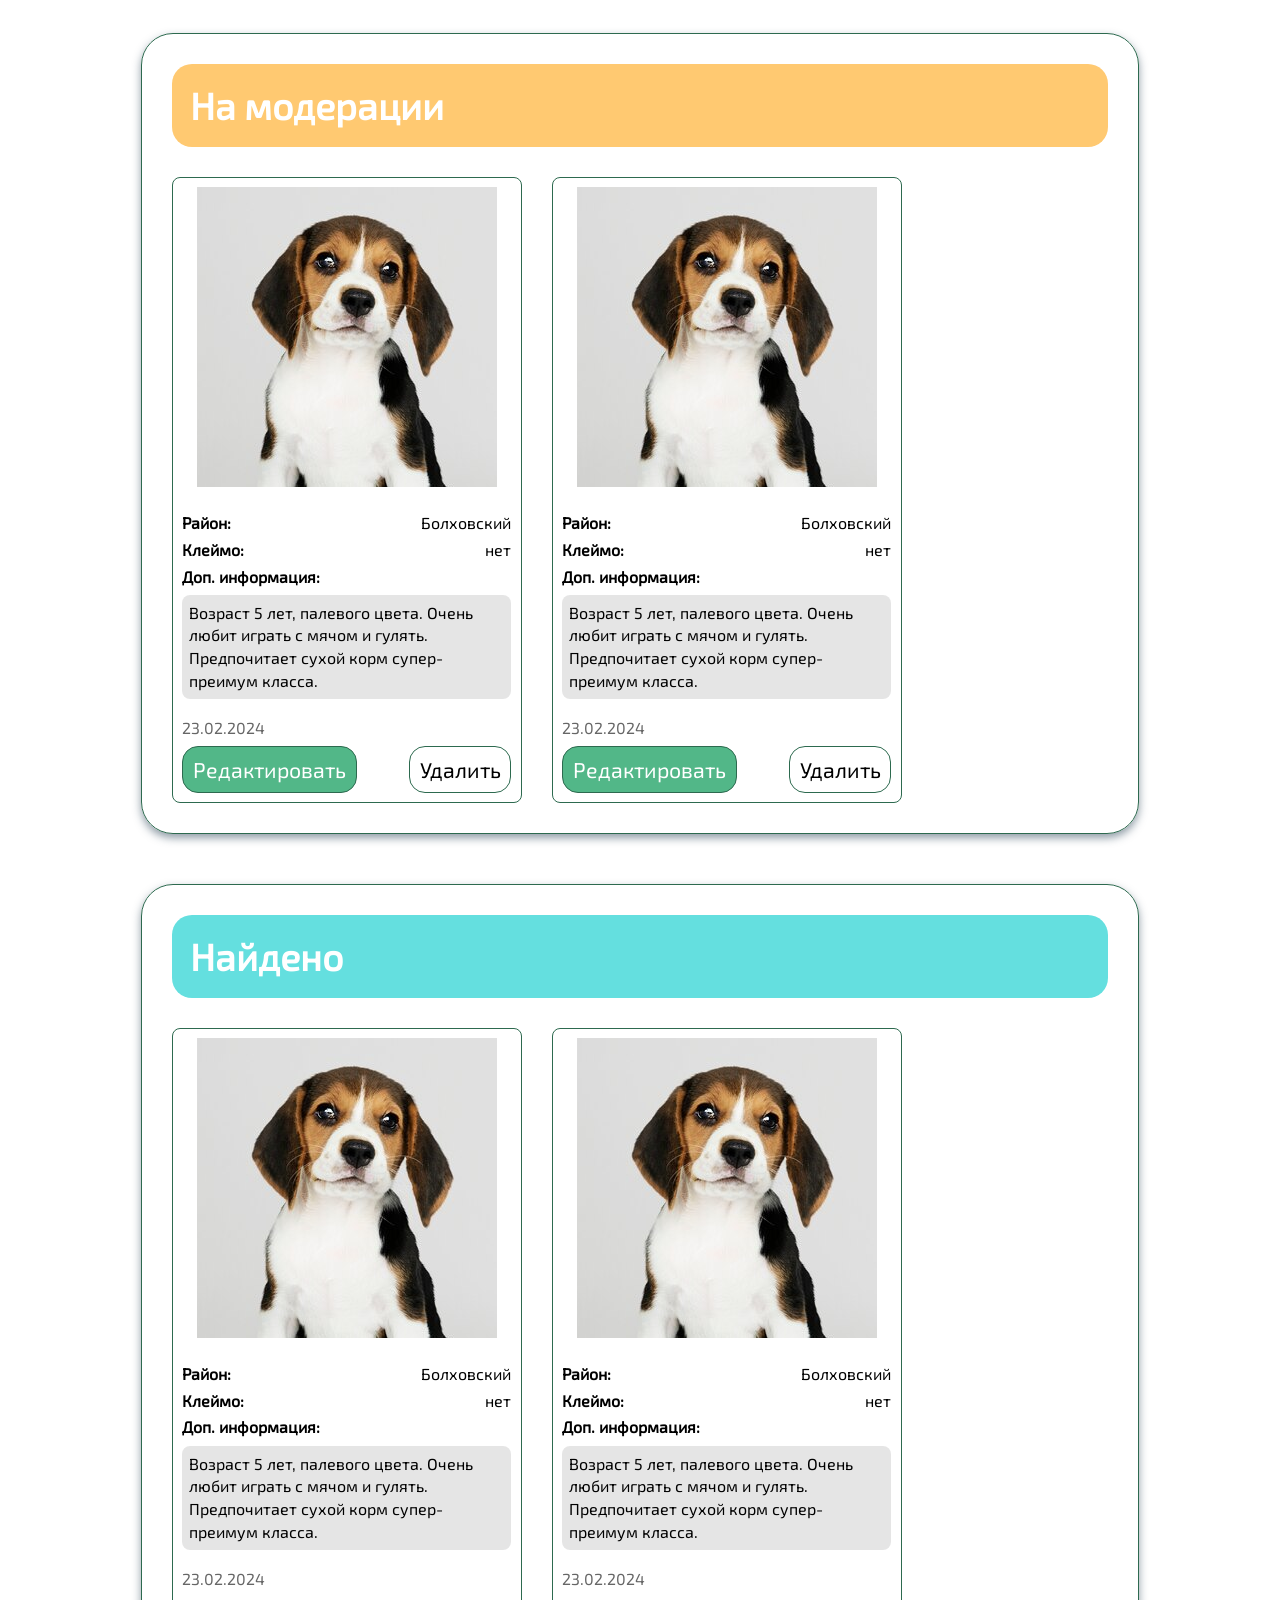
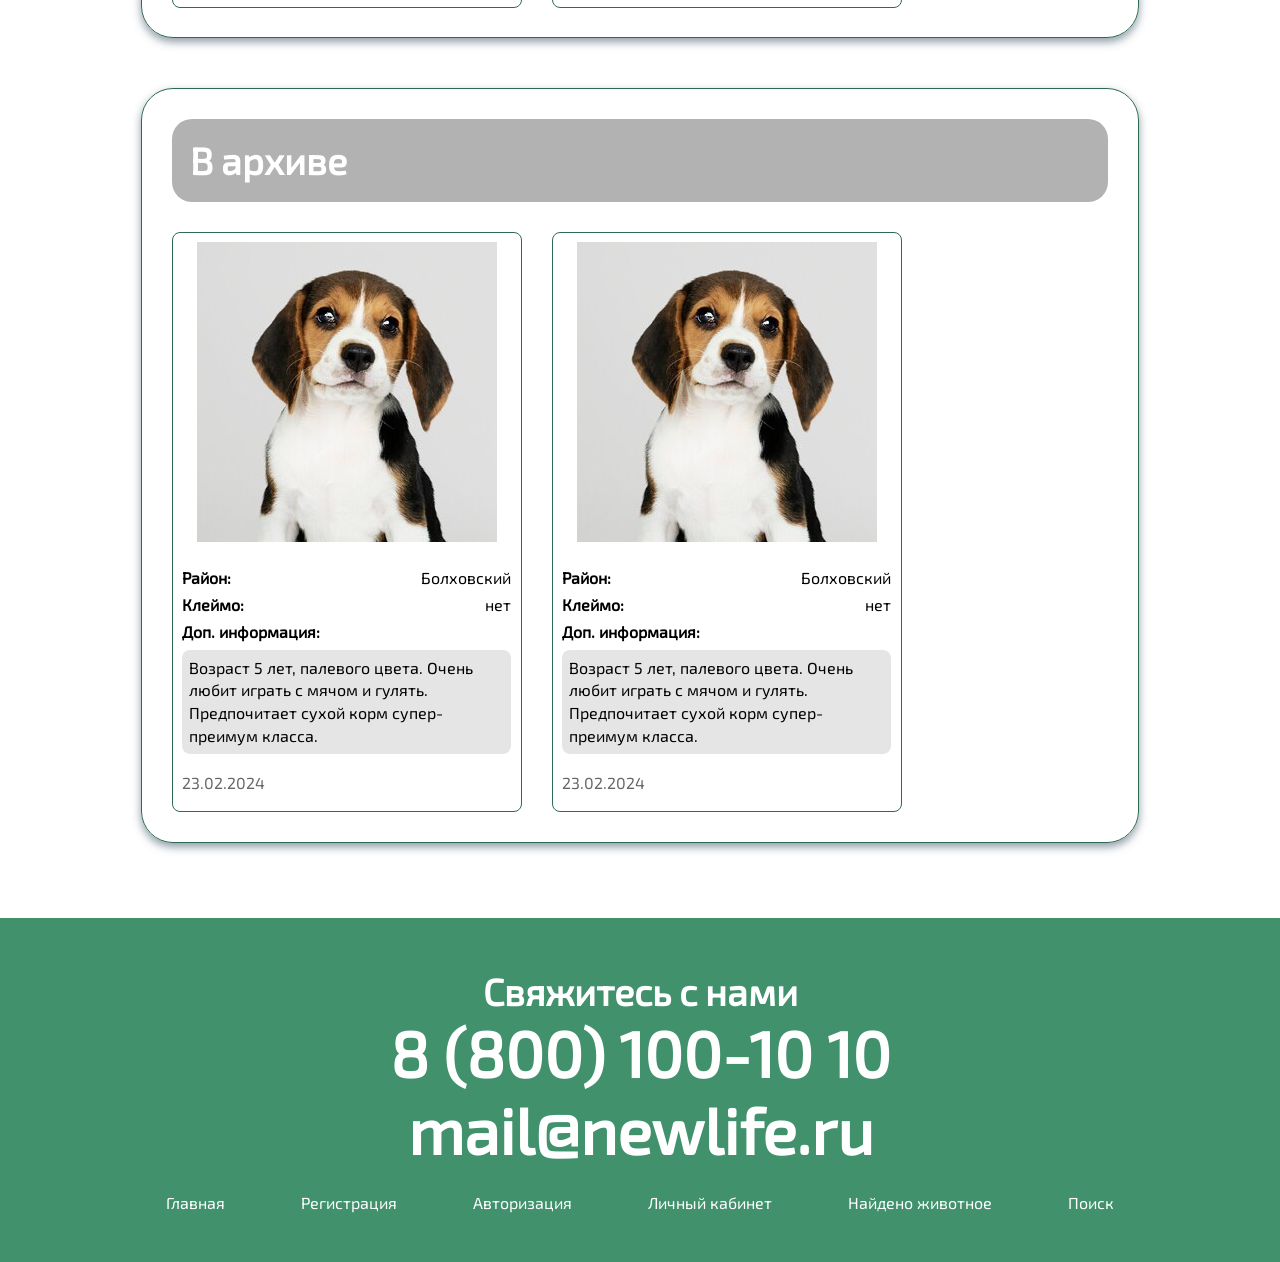
<file: newlife/profile.html>
<!DOCTYPE html>
<html lang="ru">
<head>
    <meta charset="UTF-8">
    <meta name="viewport" content="width=device-width, initial-scale=1.0">
    <title>Личный кабинет</title>
    <link rel="stylesheet" href="style/style.css">
</head>
<body>
    <!--Шапка сайта-->
    <header>
            <div class="wrapper">
                <div class="content">
                    <div class="logo">
                        <a href="index.html">
                            <img src="media/logo.png" alt="Логотип">
                        </a>
                    </div>
                    <nav>
                        <ul>
                            <li><a href="search.html">Поиск</a></li>
                            <li><a href="register.html">Регистрация</a></li>
                            <li><a href="profile.html">Личный кабинет</a></li>
                            <li><a href="add.html">Добавить</a></li>
                            <li><a href="index.html#comments">Отзывы</a></li>
                        </ul>
                    </nav>
                </div>
            </div>
    </header>
<!--Личный кабинет-->
<section class="profile">
    <div class="wrapper">
        <div class="content">
            <h2>Личный кабинет</h2>
                <div class="prof">
                    <div class="profimg">
                        <img src="media/vitaliy.png" alt="Виталий">
                        <h3>Виталий</h3>
                    </div>
                    <table>
                        <tbody>
                            <tr>
                                <th>Номер телефона</th>
                                <td>8 (800) 100-90 90</td>
                                <td><button>Изменить</button></td>
                            </tr>
                            <tr>
                                <th>e-mail</th>
                                <td>mail@mail.ru</td>
                                <td><button>Изменить</button></td>
                            </tr>
                            <tr>
                                <th>Добавленные объявления</th>
                                <td>8</td>
                                <td></td>
                            </tr>
                            <tr>
                                <th>Найдено животных</th>
                                <td>2</td>
                                <td></td>
                            </tr>
                            <tr>
                                <th>Дата регистрации</th>
                                <td>12.12.2023</td>
                                <td></td>
                            </tr>
                            <tr>
                                <th>На сайте</th>
                                <td>50 дня</td>
                                <td></td>
                            </tr>
                        </tbody>
                    </table>
                </div>

              <h2>Объявления</h2>
              <div class="desk">
                <div class="title1">
                    <h3>Активно</h3>
                </div>
                <div class="cards">
                <div class="found">
                    <img src="media/cardpet1.png"  alt="Изображение животного">
                    <div class="ident2"><h4>Район:</h4> <p>Болховский</p></div>
                    <div class="ident2"><h4>Клеймо:</h4> <p>нет</p></div>
                    <div class="ident2"><h4>Доп. информация:</h4> </div>
                    <div class="dopinfo">Возраст 5 лет, палевого цвета. Очень любит играть с мячом и гулять. Предпочитает сухой корм супер-преимум класса.</div>
                    <div class="ident3"><p>23.02.2024</p> </div>    
                    <div class="ident3">
                        <button>Редактировать</button> 
                        <button class="butonactiv">Удалить</button>
                    </div>
                </div>
                <div class="found">
                    <img src="media/cardpet1.png"  alt="Изображение животного">
                    <div class="ident2"><h4>Район:</h4> <p>Болховский</p></div>
                    <div class="ident2"><h4>Клеймо:</h4> <p>нет</p></div>
                    <div class="ident2"><h4>Доп. информация:</h4> </div>
                    <div class="dopinfo">Возраст 5 лет, палевого цвета. Очень любит играть с мячом и гулять. Предпочитает сухой корм супер-преимум класса.</div>
                    <div class="ident3"><p>23.02.2024</p> </div>    
                    <div class="ident3">
                        <button>Редактировать</button> 
                        <button class="butonactiv">Удалить</button>
                    </div>
                </div>
              </div>  
        </div>
        
        <div class="desk">
            <div class="title2">
                <h3>На модерации</h3>
            </div>
            <div class="cards">
            <div class="found">
                <img src="media/cardpet1.png"  alt="Изображение животного">
                <div class="ident2"><h4>Район:</h4><p>Болховский</p></div>
                <div class="ident2"><h4>Клеймо:</h4> <p>нет</p></div>
                <div class="ident2"><h4>Доп. информация:</h4> </div>
                <div class="dopinfo">Возраст 5 лет, палевого цвета. Очень любит играть с мячом и гулять. Предпочитает сухой корм супер-преимум класса.</div>
                <div class="ident3"><p>23.02.2024</p> </div>    
                <div class="ident3">
                    <button>Редактировать</button> 
                    <button class="butonactiv">Удалить</button>
                </div>
            </div>
            <div class="found">
                <img src="media/cardpet1.png"  alt="Изображение животного">
                <div class="ident2"><h4>Район:</h4><p>Болховский</p></div>
                <div class="ident2"><h4>Клеймо:</h4> <p>нет</p></div>
                <div class="ident2"><h4>Доп. информация:</h4> </div>
                <div class="dopinfo">Возраст 5 лет, палевого цвета. Очень любит играть с мячом и гулять. Предпочитает сухой корм супер-преимум класса.</div>
                <div class="ident3"><p>23.02.2024</p> </div>    
                <div class="ident3">
                    <button>Редактировать</button> 
                    <button class="butonactiv">Удалить</button>
                </div>
            </div>
          </div>  
    </div>

    <div class="desk">
        <div class="title3">
            <h3>Найдено</h3>
        </div>
        <div class="cards">
        <div class="found">
            <img src="media/cardpet1.png"  alt="Изображение животного">
            <div class="ident2"><h4>Район:</h4><p>Болховский</p></div>
            <div class="ident2"><h4>Клеймо:</h4> <p>нет</p></div>
            <div class="ident2"><h4>Доп. информация:</h4> </div>
            <div class="dopinfo">Возраст 5 лет, палевого цвета. Очень любит играть с мячом и гулять. Предпочитает сухой корм супер-преимум класса.</div>
            <div class="ident3"><p>23.02.2024</p> </div>    
        </div>
        <div class="found">
            <img src="media/cardpet1.png"  alt="Изображение животного">
            <div class="ident2"><h4>Район:</h4><p>Болховский</p></div>
            <div class="ident2"><h4>Клеймо:</h4> <p>нет</p></div>
            <div class="ident2"><h4>Доп. информация:</h4> </div>
            <div class="dopinfo">Возраст 5 лет, палевого цвета. Очень любит играть с мячом и гулять. Предпочитает сухой корм супер-преимум класса.</div>
            <div class="ident3"><p>23.02.2024</p> </div>    
        </div>
      </div>  
</div>

<div class="desk">
    <div class="title4">
        <h3>В архиве</h3>
    </div>
    <div class="cards">
    <div class="found">
        <img src="media/cardpet1.png"  alt="Изображение животного">
        <div class="ident2"><h4>Район:</h4><p>Болховский</p></div>
        <div class="ident2"><h4>Клеймо:</h4> <p>нет</p></div>
        <div class="ident2"><h4>Доп. информация:</h4> </div>
        <div class="dopinfo">Возраст 5 лет, палевого цвета. Очень любит играть с мячом и гулять. Предпочитает сухой корм супер-преимум класса.</div>
        <div class="ident3"><p>23.02.2024</p> </div>    
    </div>
    <div class="found">
        <img src="media/cardpet1.png"  alt="Изображение животного">
        <div class="ident2"><h4>Район:</h4><p>Болховский</p></div>
        <div class="ident2"><h4>Клеймо:</h4> <p>нет</p></div>
        <div class="ident2"><h4>Доп. информация:</h4> </div>
        <div class="dopinfo">Возраст 5 лет, палевого цвета. Очень любит играть с мячом и гулять. Предпочитает сухой корм супер-преимум класса.</div>
        <div class="ident3"><p>23.02.2024</p> </div>    
    </div>
  </div>  
</div>

</div>
    </div>
</section>

    <!--Подвал-->
<footer>
    <div class="wrapper">
        <div class="content">
            <h3>Свяжитесь с нами</h3>
            <h2>8 (800) 100-10 10</h2>
            <h2>mail@newlife.ru</h2>
            <nav>
                <ul>
                    <li><a href="index.html">Главная</a></li>
                    <li><a href="register.html">Регистрация</a></li>
                    <li><a href="login.html">Авторизация</a></li>
                    <li><a href="profile.html">Личный кабинет</a></li>
                    <li><a href="index.html#find">Найдено животное</a></li>
                    <li><a href="search.html#fullsearch">Поиск</a></li>
                </ul>
            </nav>
        </div>
    </div>
</footer>
</body>
</html>
</file>
<file: FlightPool/style/style.css>
/*Подключение шрифта*/
@font-face {
    font-family: "GardensC";
    src: url("GardensC.otf");
}

*{
    font-family: "GardensC";
    margin: 0;
    padding: 0;
    box-sizing: border-box;
    letter-spacing: 1px;
}

/*Настройки для блока Главной страницы*/
section{
    padding: 1% 0;
}
div.wrapper{
    padding: 1% 0;
}
div.content{
    width: 80%;
    margin: 0 auto;
    text-align: center;
    padding: 1%;
    overflow: hidden;
}

/*Стилизация шапки*/
header div.content{
    display: flex;
    justify-content: space-between;
}

header img{
    width: 150px;
    float: left;
}

header nav ul{
    display: flex;
    justify-content: space-between;
    list-style-type: none;
}

header nav li{
padding: 0 10px;
}

header nav a{
    text-decoration: none;
    color: white;
}
header{
    background-color: #1a203a;
    padding: 0;
    margin: 0;
    width: 100%;
}

header .wrapper{
    padding: 0;
}

/*Блок баннер*/
h3{
    font-size: 24pt;
}
.banner{
    width: 100%;
    margin: 0 0;
    padding: 0;
    background-image: url("../img/first-page-bg.png");
    background-size: contain;
    background-size: 100% 100%;
    height: 120vh;
    background-repeat: no-repeat;
}

/*Блок инфорграфика*/
 h2{
    text-align: center;
    font-size: 64pt;
    color: #1559c5;
}
.info h3{
font-style: italic;
padding-bottom: 20px;
padding-top: 20px;
}

.info .inputs{
    display: flex;
justify-content: space-between;
margin: 2% 3%;
}

.info input[type=text]{
width: 48%;
padding: 2% 1%;
}

button{
    width: 40%;
    height: 65px;
    background-color: #f7bc1b;
    color: white;
    font-size: 24pt;
    border-radius: 10px;
    border-style: solid;
    cursor: pointer;
    margin-top: 10px;
}

button a{
text-decoration: none;
color: white;
}

.info img{
    display: block;
    margin: 0 auto;
}

/*Настройка блока доверия компании*/

section#reviews .review{
    border: 1px solid black;
    width: 80%;
    height: 200px;
    border-radius: 16px;
    background-color: rgba(185, 185, 185, 0.6);
    margin: 25px auto;
    padding: 50px;
}

 
section#reviews{
    background-image: url("../img/about-us-bg.png");
}

section#reviews h3{
    text-align: left;
    font-size: 24pt;
    padding-bottom: 13px;
}

section#reviews .comment{
    text-align: left;
    font-size: 14pt;
}

section#reviews .autor{
    text-align: right;
    font-size: 14pt;
}

/*Настройка блока поиска*/

 .inputs2{
    display: flex;
    justify-content: space-between;
    margin: 2% 3%;
}
section#search input[type=text]{
    width: 19%;
    padding: 1% 1%;
    font-size: 12pt;
    }
section#search{
        background-image: url("../img/search-bg.png");
        height: 500px;
        background-size: cover;
    }
    section#search form{
        padding-top: 60px;
    }


/*Настройка блока акции*/
.blockpromo{
    display: flex;
    justify-content: space-between;
    margin-top: 30px;
}
.promo{
    width: 18%;
}
.promo img{
    width: 100%;
}
.promo *{
    padding: 10px;
}

.promo h3{
    font-size: 24pt;
}
.promo button{
    width: 80%;
    height: 50px;
    font-size: 14pt;
    background-color: #1559c5;
}

#promos{
background-color: #f7bc1b;
}
#promos .content{
    background-color: transparent;
}

/*Настройка блока подписка*/
#sub input[type=text], .reg input[type=text], .reg input[type=password]{
width: 60%;
margin: 1%;
padding: 1% 1%;
font-size: 24pt;
}

#sub button{
    width: 60%;
}

/*Настройка блока подвал*/
footer{
    background-image: url("../img/background-footer.png");
    padding-top: 250px;
}
footer .content{
    background-color: transparent;
}
footer h1{
    color: white;
    font-size: 56pt;
    margin-bottom: 30px;
}

footer ul{
    display: flex;
    justify-content: space-between;
    list-style-type: none;
}

footer li{
padding: 0 10px;
}

footer a{
    text-decoration: none;
    color: white;
}

/*настройка страницы регистрации*/
.reg h3, .login h3{
    margin: 15px 0;
}
/*Аторизация*/
.login input[type=text], input[type=password]{
    width: 49%;
    padding: 1% 1%;
    font-size: 24pt;
    }

    input[type=text], input[type=password]{
        border: 2px solid #1a203a;
        border-radius: 10px;
    }

.login button{
    width: 49%;
}

.login .inputs{
    display: flex;
    justify-content: space-between;
    margin: 1% 1%;
}

.but_reg{
    background-color: white;
    color: #1a203a;
}

/*Личный кабинет*/
.bilet{
    width: 80%;
    background-color: rgba(185, 185, 185, 0.6);
    margin: 15px auto;
    padding: 50px;
    border-radius: 15px;
    border: 1px solid rgba(185, 185, 185, 1);
    text-align: left;
    height: 40vh;
}
.bilet button{
    width: 100%;
    background-color: white;
    color: #1a203a;
}
.profile h3{
    line-height: 20pt;
}
.profile h2{
    padding-bottom: 15px;
}
.profile {
    background-image: url("../img/about-us-bg.png");
}

/*управление бронированием*/
.booking{
    background-image: url("../img/about-us-bg.png");
}
.perelet{
    width: 100%;
    background-color: rgba(185, 185, 185, 0.6);
    margin: 15px auto;
    padding: 50px;
    border-radius: 15px;
    border: 1px solid rgba(185, 185, 185, 1);
}

.booking h3{
    font-size: 20pt;
    padding: 25px 0;
}

.booking button{
    width: 140px;
    font-size: 14pt;
    height: 8vh;
}
.data{
    width: 100%;
    background-color: rgba(185, 185, 185, 0.8);
    padding: 30px;
    border-radius: 8px;
    border: 1px solid rgb(0, 0, 0); 
}
.booking table{
    width: 100%;
}

.perelet h3{
    color: #1559c5;
}

/*страница выбора места*/
.mesto table{
    margin: 0 auto;
    text-align: center;
    width: 65%;
    font-size: 18pt;
    background-color: rgba(185, 185, 185, 0.6);
    border: 1px solid black;
    line-height: 34pt;
    cursor: default;
}
.mesto h2{
    padding-bottom: 30px;
}
.mesto .seat:hover{
    background-color:#f7bc1b;
}
.mesto{
    background-image: url("../img/about-us-bg.png");
}
.mesto button{
    width: 65%;
    margin-top: 30px;
}

/*страница результата поиска*/
.race{
    margin: 15px auto;
    text-align: center;
    width: 100%;
    font-size: 14pt;
    background-color: rgba(185, 185, 185, 0.6);
    border: 1px solid black;
    line-height: 20pt; 
    padding: 50px;
    border-radius: 16px;
}
.race input[type=checkbox]{
width: 40px;
height: 40px;
}
.race table{
    margin-top: 15px;
}
.race h3{
    font-size: 24pt;
    color: #1559c5;
}
.poisk button{
    width: 100%;
}
.race .line{
    background-color: rgb(163, 162, 162);
    height: 1px;
}
.poisk{
    background-image: url("../img/about-us-bg.png");
}

/*страница бронирования*/
.race .ukaz{
    font-size: 20pt;
    padding: 15px 0;
    text-align: left;
}
.race form input[type=text]{
    width: 100%;
    font-size: 20pt;
    padding: 1%;
    margin: 10px 0;
}
.race form button{
    width: 47.3%;
    margin: 10px;
}

.bron{
    background-image: url("../img/about-us-bg.png");
}
.bron h3{
    padding: 35px;
}
.bron h2{
    padding-bottom: 15px;
}
</file>
<file: newlife/style/style.css>
/*Подключение шрифта*/
@font-face {
    font-family: "Exo2-Regular";
    src: url("Exo2-Regular.ttf");
}

/*Настройка для всей страницы*/
*{
    font-family: "Exo2-Regular";
    margin: 0;
    padding: 0;
    box-sizing: border-box;
}
/*Общие настройки элементов*/
.wrapper{
    padding: 1% 0;
}
.content{
    width: 80%;
    margin: 0 auto;
    text-align: center;
    padding: 1%;
    overflow: hidden;
}
h1{
    font-size: 72pt;
}
h2{
    font-size: 48pt;
}
h3{
    font-size: 28pt;
}
button{
    font-size: 28pt;
    padding: 1%;
    border-radius: 16px;
    border: 1px solid #2d6a4f;
    background-color: #52b788;
    color: white;
    cursor: pointer;
}
/*Настройка шапки*/
header{
    background-color: #40916C;
    color: white;
}
header nav ul{
    display: flex;
    justify-content: space-between;
    list-style-type: none;
}
header img{
    height: 69px;
}
header div.content{
    padding: 0;
    display: flex;
    justify-content: space-between;
}
header li{
    padding: 25px;
}
header a{
    text-decoration: none;
    color: white;
}
/*Настройка баннера слайдера*/
.banner .content{
    padding: 0;
}

.banner img{
    height: 500px;
}
.banner button{
    width: 60%;
}
/*Настройка Быстрый поиск животного*/
.fastsearch{
    background-image: url("../media/background.png");
    background-size: cover;
}
.fastsearch .content{
    margin: 125px auto;
}
.fastsearch h2{
    margin-bottom: 40px;
}
.fastsearch input[type=text]{
    font-size: 28pt;
    padding: 1%;
    border-radius: 16px;
    border: 1px solid #2d6a4f;
    color: black;
    width: 60%;
    margin-bottom: 20px;
}
.fastsearch button{
    width: 60%;
}
/*Настройка фактов о компании*/
.cards{
    margin-top: 30px;
    display: flex;
    justify-content: space-between;
}
.card{
    width: 300px;
}
.card img{
    margin-bottom: 10px;
}
.card p{
    font-size: 18pt;
}
/*Настройка найденных животных*/
.ident{
    display: flex;
    justify-content: space-between;
    line-height: 28pt;
}
.ident2{
    display: flex;
    justify-content: space-between;
    line-height: 10pt;
}
.ident3{
    display: flex;
    justify-content: space-between;
    line-height: 28pt;
    color: rgba(0,0,0, 0.6);
}
.found{
    border: 1px solid #2d6a4f;
    border-radius: 8px;
    padding: 1%;
    background-color: white;
}
.found img{
    padding-bottom: 20px;
}
.find{
    background-color: #52b788;
    margin-top: 50px;
    }
.find h2{
    padding: 25px;
    color: white;
} 


/*Настройка расширенный поиск*/
.fullsearch input[type=text]{
    font-size: 24pt;
    padding: 1%;
    border-radius: 16px;
    border: 1px solid #2d6a4f;
    color: black;
    width: 60%;
    margin-bottom: 20px;
}
.fullsearch button{
        width: 60%;
        font-size: 24pt;
}
.fullsearch h2{
    margin-bottom: 30px;
    padding: 25px;
}
.fullsearch{
        background-image: url("../media/background.png");
        background-size: cover;
}
/*Настройка блока отзыва*/
.comment{
    width: 60%;
    padding: 1%;
    margin: 0 auto;
    border: 1px solid #2d6a4f;
    border-radius: 32px;
    display: flex;
    justify-content: space-between;
    margin-top: 30px;
    background-color: white;
}
.comments img{
    width: 130px;
    height: 130px;
    border-radius: 50px;
    padding: 20px;
}
.comment h4{
    text-align: left;
    padding-top: 20px;
}
.points{
    padding: 30px;
    display: flex;
    justify-content: space-between;
    margin: 0 auto;
    width: 160px;
    align-items: center;
}
.point{
    background-color: rgba(0,0,0, 0.2);
    width: 12px;
    height: 12px;
    border-radius: 50%;
}
.point2{
    background-color: rgba(0,0,0, 0.3);
    width: 20px;
    height: 20px;
    border-radius: 50%; 
}
.comments{
    background-color: #52b788;
    margin-top: 50px;
}
.comments h2{
    color: white;
}

/*Настройка блока подписка*/
.sub h2{
    padding-bottom: 40px;
}
.sub input[type=text]{
    font-size: 24pt;
    padding: 1%;
    border-radius: 16px;
    border: 1px solid #2d6a4f;
    color: black;
    width: 60%;
    margin-bottom: 20px;
}
.sub button{
        width: 60%;
        font-size: 24pt;
}
.sub{
    padding-bottom: 40px;
}

/*Настройка подвал*/
footer nav ul{
    display: flex;
    justify-content: space-between;
    list-style-type: none;
}
footer li{
    padding: 25px;
}
footer a{
    text-decoration: none;
    color: white;
}
footer{
    background-color: #40916C;
    color: white;
    padding-top: 25px;
}

/*Страница входа в личный кабинет*/
 input[type=password], input[type=email],  input[type=text] {
        font-size: 24pt;
        padding: 1%;
        border-radius: 16px;
        border: 1px solid #2d6a4f;
        color: black;
        width: 60%;
        margin-bottom: 20px;
    }
    .login button{
        width: 60%;
        font-size: 24pt;
        margin-bottom: 20px;
    }
    .butonactiv{
        color: black;
        background-color: white;
    }
    .login h2{
        padding-bottom: 35px;
    }

    /*Страница регистрации*/
    .login p{
        font-size: 16pt;
        margin-bottom: 30px;
    }
    .login input[type="checkbox"]{
        width: 16px;
        height: 16px;
    }
    /*Страница карточки животного*/
    .petimg {
        display: flex;
        justify-content: space-between;
        padding-bottom: 30px;
    }
    .petimg img{
        width: 200px;
    }
    .petcard{
        width: 65%;
        margin: 20px auto;
        border: 1px solid #2d6a4f;
        border-radius: 16px;
        padding: 2%;
    }
    .petcard table{
        width: 100%;
        line-height: 26pt;
        text-align: left;
    }
    .petcard th, td{
        border-bottom: 1px solid rgba(0,0,0, 0.3);
    }

    /*Страница личного кабинета*/
    .prof{
        display: flex;
        justify-content: space-between;
        margin-top: 20px;
        border: 1px solid #2d6a4f;
        border-radius: 32px;
        padding: 3%;
        box-shadow: 0px 4px 8px 0px rgba(34, 60, 80, 0.5);
        margin-bottom: 20px;
    }
    .profimg img{
        border-radius: 50%;
        width: 300px;
    }
    .prof table{
        text-align: left;
        font-size: 14pt;
        width: 60%;
        line-height: 24pt;
    }
    .prof button{
        font-size: 14pt;
        padding: 6%;
        width: 100%;
        margin-bottom: 21px;
    }
    .desk .cards{
        display: flex;
        justify-content: flex-start;
    }
    .desk .found{
        margin-right: 30px;
        width: 350px;
    }
    .desk{
        margin-top: 20px;
        border: 1px solid #2d6a4f;
        border-radius: 32px;
        padding: 3%;
        box-shadow: 0px 4px 8px 0px rgba(34, 60, 80, 0.5);
        margin-bottom: 50px;
    }
    .desk h3{
        text-align: left;
    }
    .title1{
        background-color: #52b788;
        color: white;
        padding: 2%;
        border-radius: 20px;
    }
    .desk .ident2{
        line-height: 20pt;
    }
    .desk button{
        font-size: 16pt;
        padding: 3%;
    }
    .dopinfo{
        background-color: rgba(0,0,0, 0.1);
        padding: 2%;
        border-radius: 8px;
        width: 100%;
        color: black;
        text-align: left;
        word-break: keep-all;
        margin-bottom: 10px;
        margin-top: 5px;
        line-height: 17pt;
    }
    .title2{
        background-color: #ffc971;
        color: white;
        padding: 2%;
        border-radius: 20px;
    }
    .title3{
        background-color: #64dfdf;
        color: white;
        padding: 2%;
        border-radius: 20px;
    }
    .title4{
        background-color: rgba(0,0,0, 0.3);
        color: white;
        padding: 2%;
        border-radius: 20px;
    }

    /*Страница добавления животного*/
 
    .add h2{
            margin-bottom: 20px;
    }
    .addcontent{
        background-color: rgba(0,0,0, 0.1);
        border-radius: 32px;
        padding: 2%;
    }
    .addcontent button{
        width: 100%;
    }
    .addcontent p{
        font-size: 20pt;
        line-height: 20pt;
    }
    .addcontent input[type="text"], input[type="password"]{
        font-size: 20pt;
    }
    .addcontent .ident2{
        border-bottom: 1px solid rgba(0,0,0, 0.2);
        margin: 20px 0;
        padding: 1%;
    }
    .addcontent input[type=file]{
        margin-bottom: 15px;
        font-size: 20pt;
    }
    .addcontent input[type="checkbox"]{
        width: 20px;
        height: 20px;
    }
    .addcontent input[type=date]{
        font-size: 20pt;
        border: 1px solid #2d6a4f;
        border-radius: 16px;
        width: 60%;
        padding: 1%;
        margin-bottom: 20px;
    }
    .sogl{
        text-align: left;
        margin: 40px;
    }
    #malreg{
        display: none;
        margin: 0 auto;
        margin-top: 10px;
    }
    .sozd{
        font-size: 16pt;
    }
    .sozd input[type=checkbox]:checked~.remove-check{
        display: none;
    }
    .sozd input[type=checkbox]:checked~#malreg{
        display: block;
    }
    .sogl1{
        text-align: left;
        margin: 40px;
        font-size: 20pt;
    }

      /*Страница кабинета модератора*/
    .basa{
        background-color: rgba(0,0,0, 0.1);
        border-radius: 32px;
        padding: 2%;
        margin: 20px 0;
    }
    .basa table img{
        width: 80px;
        height: 80px;
        border-radius: 8px;
    }
    .basa table th, td{
        padding: 10px 10px;
    }
    .sort{
        text-align: right;
        opacity: 50%;
    }
    .basa table{
        margin-bottom: 20px;
    }
    .basa select{
        padding: 1%;
        border-radius: 8px;
    }

    /*Страница результата поиска*/
    .pages a{
        text-decoration: none;
        color: rgba(0,0,0, 0.8);
        padding: 4px 8px;
        font-size: 14pt;
    }
    .pagenumber{
        background-color: rgba(0,0,0, 0.1);
        border-radius: 2px;
    }

    /*Настройка мобильной версии*/
    @media screen and (max-width: 768px) {

    /*Настройка шапки*/
        header li{
            padding: 12px;
        }
    /*Настройка подвала*/
        footer .content{
            width: 95%;
        }
        footer .content li{
            padding: 15px;
            font-size: 11pt;
        }
    /*Настройка главной страницы*/
        .banner img{
            width: 100%;
            height: auto;
        }
        .card{
            width: 150px;
        }
        .card img{
            width: 100%;
        }
        .card p{
            font-size: 14pt;
        }

      .found{
        width: 32%;
        font-size: 10pt
      }  
      .found img{
        width: 100%;
      }
      .find .content{
        width: 95%;
      }

      .comment{
        width: 100%;
      }

     /*Настройка личного кабинета*/ 

      .profile .content{
        width: 95%;
     }
      .profimg img{
        width: 250px;
      }
      .prof button{
        font-size: 10pt;
        padding: 6px;
      }
      .prof table{
        font-size: 10pt;
        line-height: 18pt;
      }


      /*Настройка страницы добавления нового животного*/ 
      .addcontent .ident2 input{
        width: 60%;
        font-size: 13pt;
      }
      .addcontent p{
        font-size: 13pt;
        text-align: left;
      }
      .addcontent .ident2 p{
        width: 40%;
      }

      /*Настройка страницы карточки животного животного*/ 
      .petinfo .content{
        width: 95%;
      }
      .petcard{
        width: 90%;
      }

       /*Настройка кабинета модератора*/ 
    .orders .content{
        width: 100%;
    }
    .orders table{
        font-size: 10pt;
    }
    .basa table th, td{
        padding: 10px 2px;
    }










    }
</file>
<file: turist/style/style.css>
* {
    margin: 0;
    padding: 0;
    box-sizing: border-box;
}
body {
    font-family: Arial;
    color: #300000;
}
section {padding: 1% 0;}
div.wrapper {
    padding: 1% 0;
}
div.content {
    width: 80%;
    margin: 0 auto;
    text-align: center;
    padding: 1%;
    overflow: hidden;
}

/*настройка шапки сайта*/
header .wrapper {background-color: #f7e8e3;}
header .logo {
    display: flex;
    align-items: center;
    justify-content: space-between;
    padding: 0;
}
.content .logo img {height: 75px;}
.content nav {
    color: #333333;
    font-size: 16pt;
}
.content nav a {
    text-decoration: none;
    color:#333333;
}
.content nav a:hover {
    text-decoration: underline;
    cursor: pointer;
}

/*Оформление блока баннер*/
section.banner {
    min-height: 80vh;
    background-image: url("../media/image/banner.jpg");
    background-repeat: no-repeat;
    background-position: center;
    background-size: cover;
}

section.banner div.wrapper {
    display: flex;
    align-items: center;
    width: 50%;
    min-height: 90vh;
    margin-left: 2%;
    background-color: rgba(255,255,255,0.7);
}

section.banner div.wrapper h1 {
    font-size: 48pt;
    color:#04323a;
    font-weight: bold;
}

/*настройки блока алгоритма*/
.alg {background-color: #04323a;}
h1 {
    font-size: 32pt;
    color: #ffffff;
}
section.alg div.steps {
    margin-top: 3%;
    overflow: hidden;
    position: relative;
    display: flex;
}
section.alg h1 {
    color: #ffffff;
}

section.alg div.step {
    font-size: 16pt;
    background-color: #d1dcde;
    padding: 10px 20px;
    border-radius: 20px;

    animation: round 24s infinite;
    opacity: 0;
    width: 100%;
    height: 80%;
}

@keyframes round {
    12.5% {opacity: 1;}
    25% {opacity: 0;}
}
/*Время задержки перед стартом анимации*/
div.steps div:nth-child(6) {animation-delay: 20s;}
div.steps div:nth-child(5) {animation-delay: 16s;}
div.steps div:nth-child(4) {animation-delay: 12s;}
div.steps div:nth-child(3) {animation-delay: 8s;}
div.steps div:nth-child(2) {animation-delay: 4s;}
div.steps div:nth-child(1) {animation-delay: 0s;}

/*Настройка блока о компании*/

div.comment {
    width: 33%;
    float: left;
    padding: 2%;
}
div.comment img.comment_foto {
    width: 60%;
    margin: 0 auto;
    border-radius: 50%;
}
div.comment div.comment_text {
    padding: 2%;
}

/*Настройка блока поиск*/

section.search {
    background-color: #04323a;
}
select, input, button, textarea {
    width: 100%;
    height: 50px;
    margin-top: 1%;
    padding: 1%;
    font-size: 16pt;
}

/*Настройка блока акции*/

section.promos {
    background-color: #d1dcde;
}

section.promos .content {
    display: flex;
    flex-wrap: wrap;
    justify-content: space-between;
}
div.promo {
    width: 30%;
    margin:1%;
    padding:2%;
    border: 2px solid #04323a;
    border-radius: 5px;
}
div.promo img {
    width: 100%;
    margin: 0 auto;
}
div.promo div.promo_text {
    padding: 2%;
}

/*Настройка блока подписка*/

section.sub { 
    background-color: #04323a;
    color: #ffffff; 
}
section.sub h1 { 
    color: #ffffff; 
}

/*Настройка подвала*/
footer {background-color: #f7e8e3;}
footer h2 {font-size: 32pt;}
footer nav { padding-top: 20px;}

/*Оформление страницы Результаты поиска*/

h1 {
    text-align: center;
    color:#04323a;
}

/*Оформление страницы Выбора зон*/

.content img {
    width: 80%;
    margin: 0 auto;
}

.wrapper .link {
    width: 98%;
    margin: 0 auto;
}

section.booking { background-color: #04323a;}

.booking .content {
    font-size:16pt;
    padding: 1%;
    text-align: left;
}

.booking .content p{padding-top: 2%;}
.info, .dop, .other {
    background-color: #c0c0c0;
    padding: 3%;
    margin: 3%;
    overflow: hidden;
}
h2 {text-align: center;}
ul {
    list-style-position: inside;
    padding-left: 1%;
}
.dop input[type=checkbox] {
    height: 30px;
}
.dop_check {
    display: flex;
    justify-content: space-between;
    text-align: center;
}

@media screen and (max-device-width: 480px) {
    /*Настройка шапки*/
    .content .logo img {height: 100%;}

    .content nav {
        font-size: 10pt;
    }
    /*Настройка блока с баннером*/
    section.banner {
        max-height: 40vh;
        background-size: auto;
    }
    section.banner div.wrapper h1 {font-size: 24pt;}

    /*Настройки заголовков*/
    h1 {font-size: 20pt;}
    .content h2 { font-size:16pt; }

    /*настройка слайдера*/
    section.alg div.step {
        font-size: 8pt;
        padding: 1% 2%;
        width: 60px;
        overflow: hidden;
    }

    /*настройка блока отзывы*/
    div.comment { width: 100%;}

    /*настройка страницы Управление бронирования*/
    .dop h2, footer h2 {
        font-size: 18pt;
    }
    .dop_check {
        display:block;
        font-size: 10pt;
    }
    .dop_check p {float: none;}
    .other textarea { 
        height: 100px;
    }
    .other button {
        height: 100px;
    }

    .promo button {
        font-size: 12pt;
    }

    .promo_text {
        font-size: 9pt;
    }
    input[type=checkbox] {
        width: 15px;
        height: 15px;
        margin: 14%;
    }
}

@media screen and (max-device-width: 768px) {
    /*Настройка блока с баннером*/
    section.banner {max-height: 40vh;}
    section.banner div.wrapper {
        width: 96%;
        background-color: rgba(255,255,255,0.5);
    }
    section.banner div.wrapper h1{
        font-size: 40pt;
    }

    /*Настройка блока акции*/

    div.promo { 
        width: 100%; 
    }
    div.promo img {
        width: 25%;
        margin: 0 auto;
        float: left;
    }
    div.promo div.promo_text {
        padding-bottom: 0;
    }
    
    /*Настройка страницы Управление бронированием*/
    .dop .dop_check {
        font-size: 11pt;
    }

    .dop input[type=checkbox] {
        display: flex;
        align-items: center;
        width: 100%;
    }

    /*настройка слайдера*/
    section.alg div.step {
        font-size: 12pt;
        padding: 1% 2%;
        width: 100px;
        overflow: hidden;
    }
    input[type=checkbox] {
        width: 20px;
        height: 20px;
        margin: 2%;
    }

}
</file>
